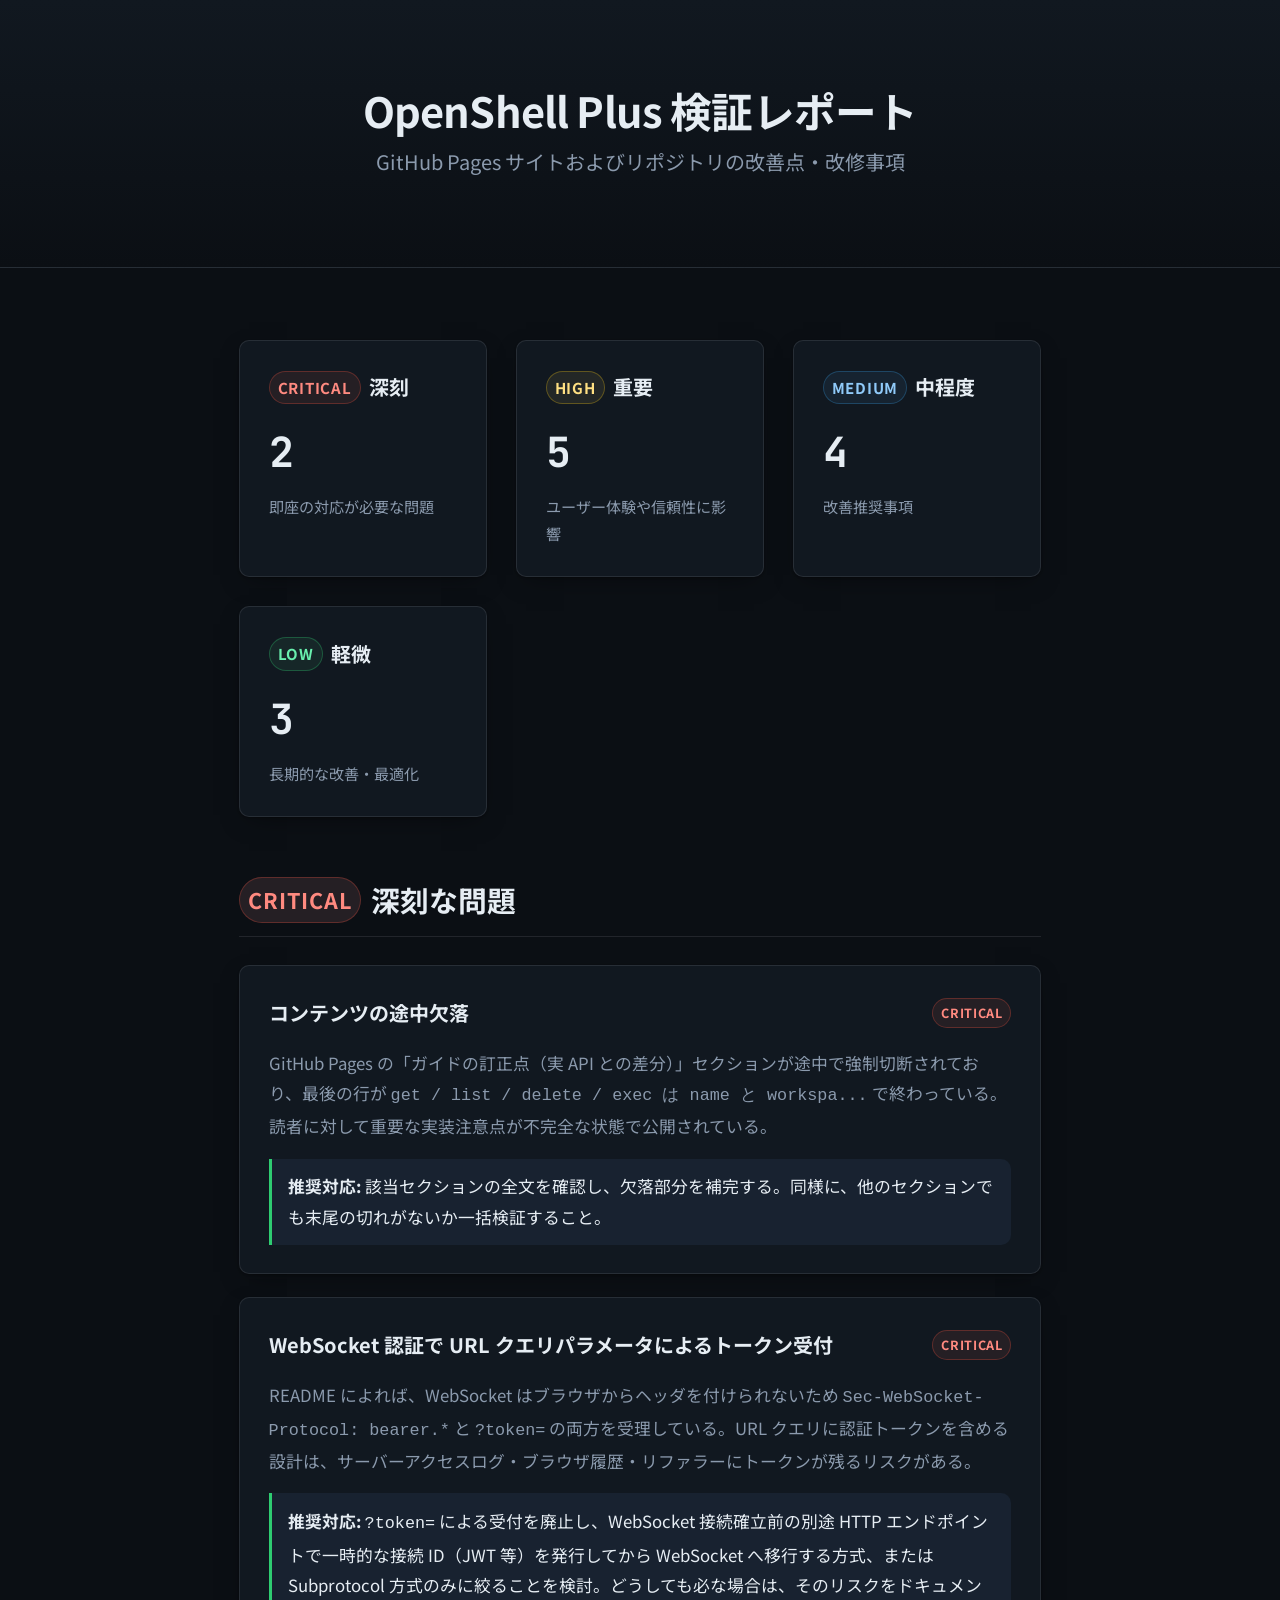
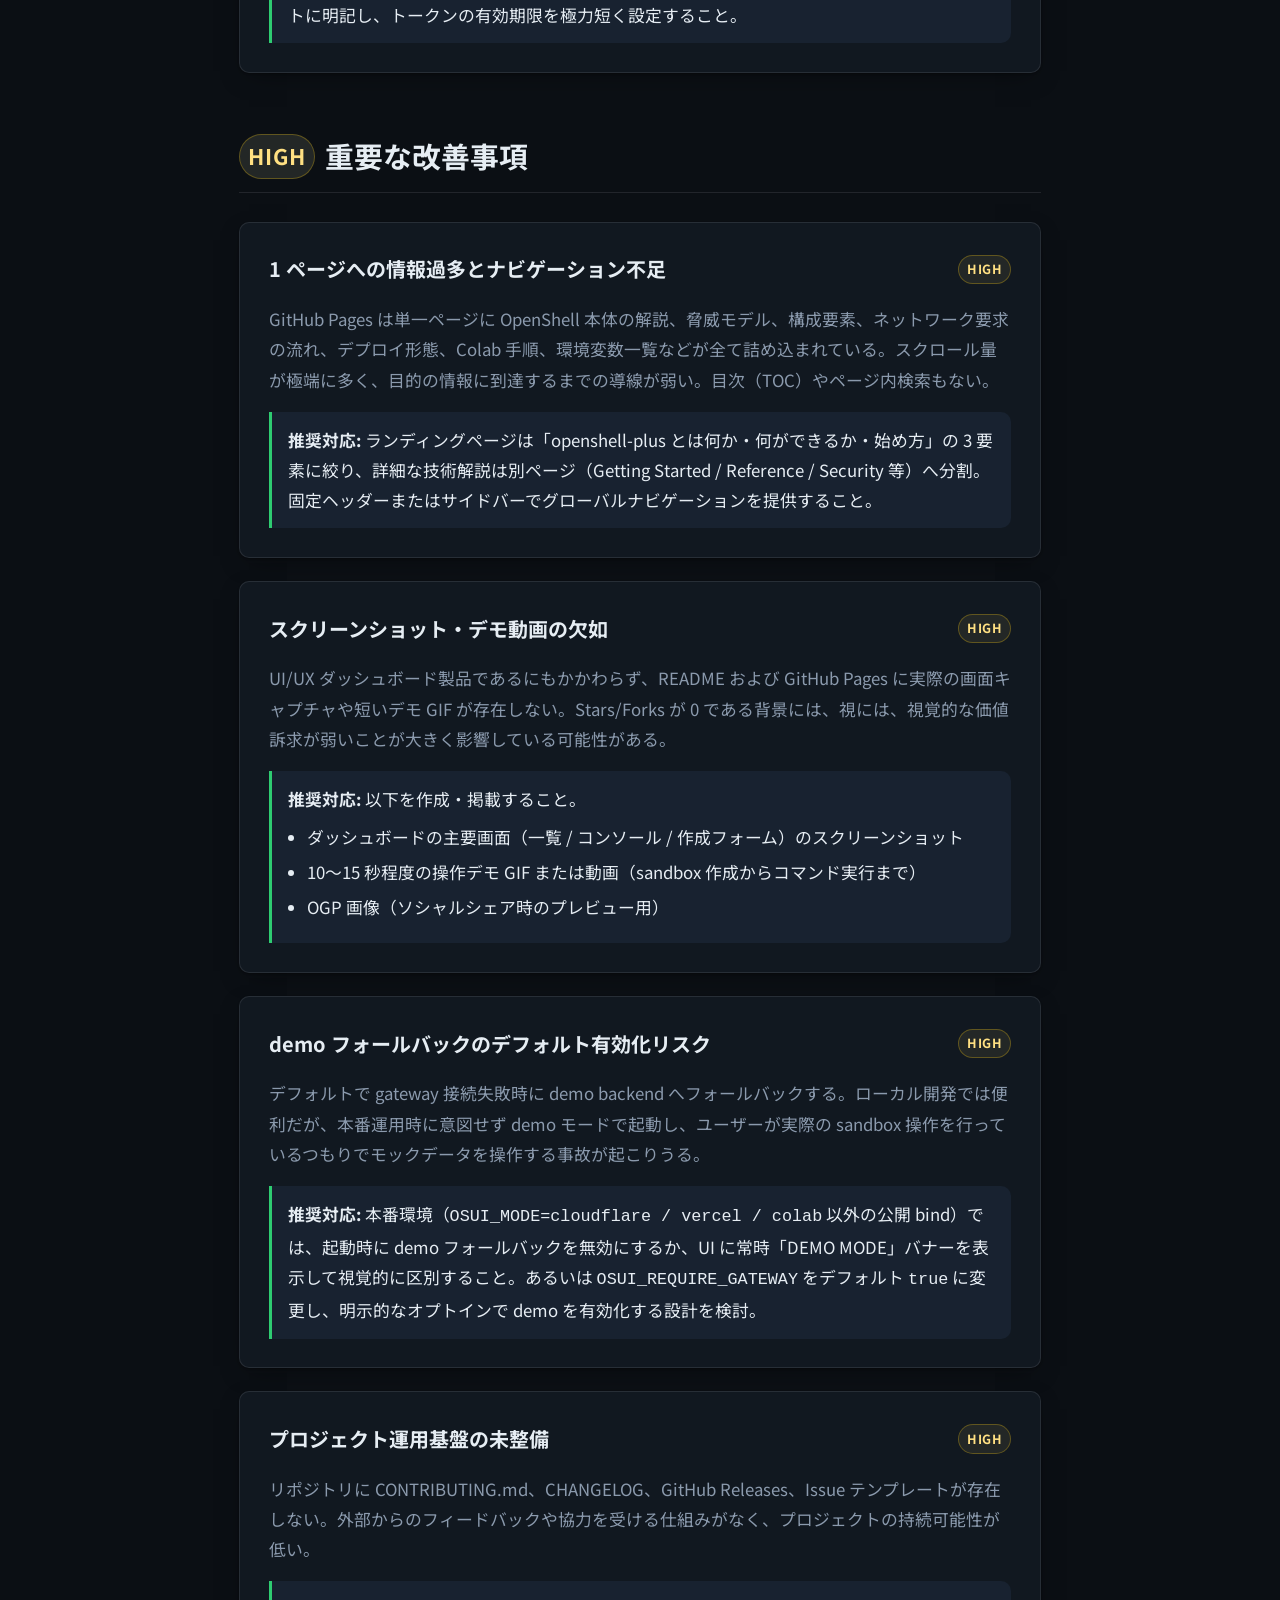
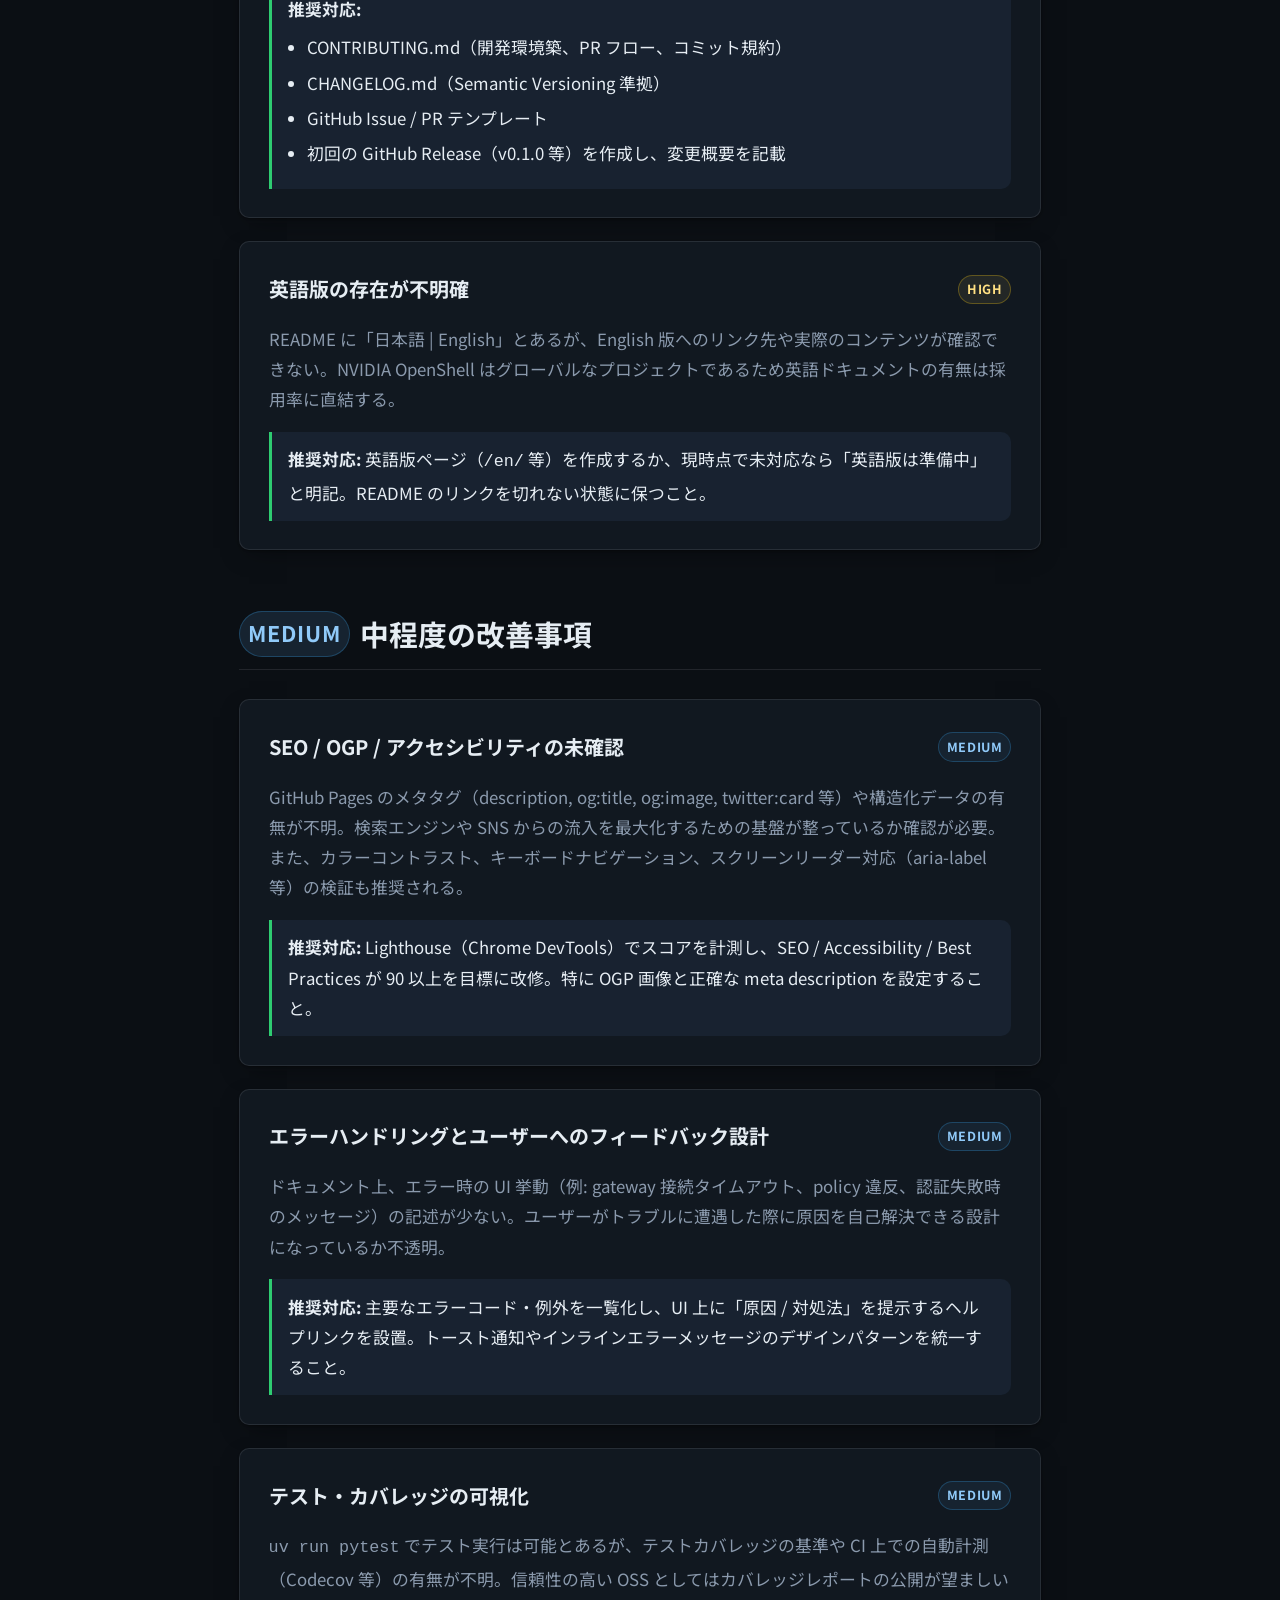
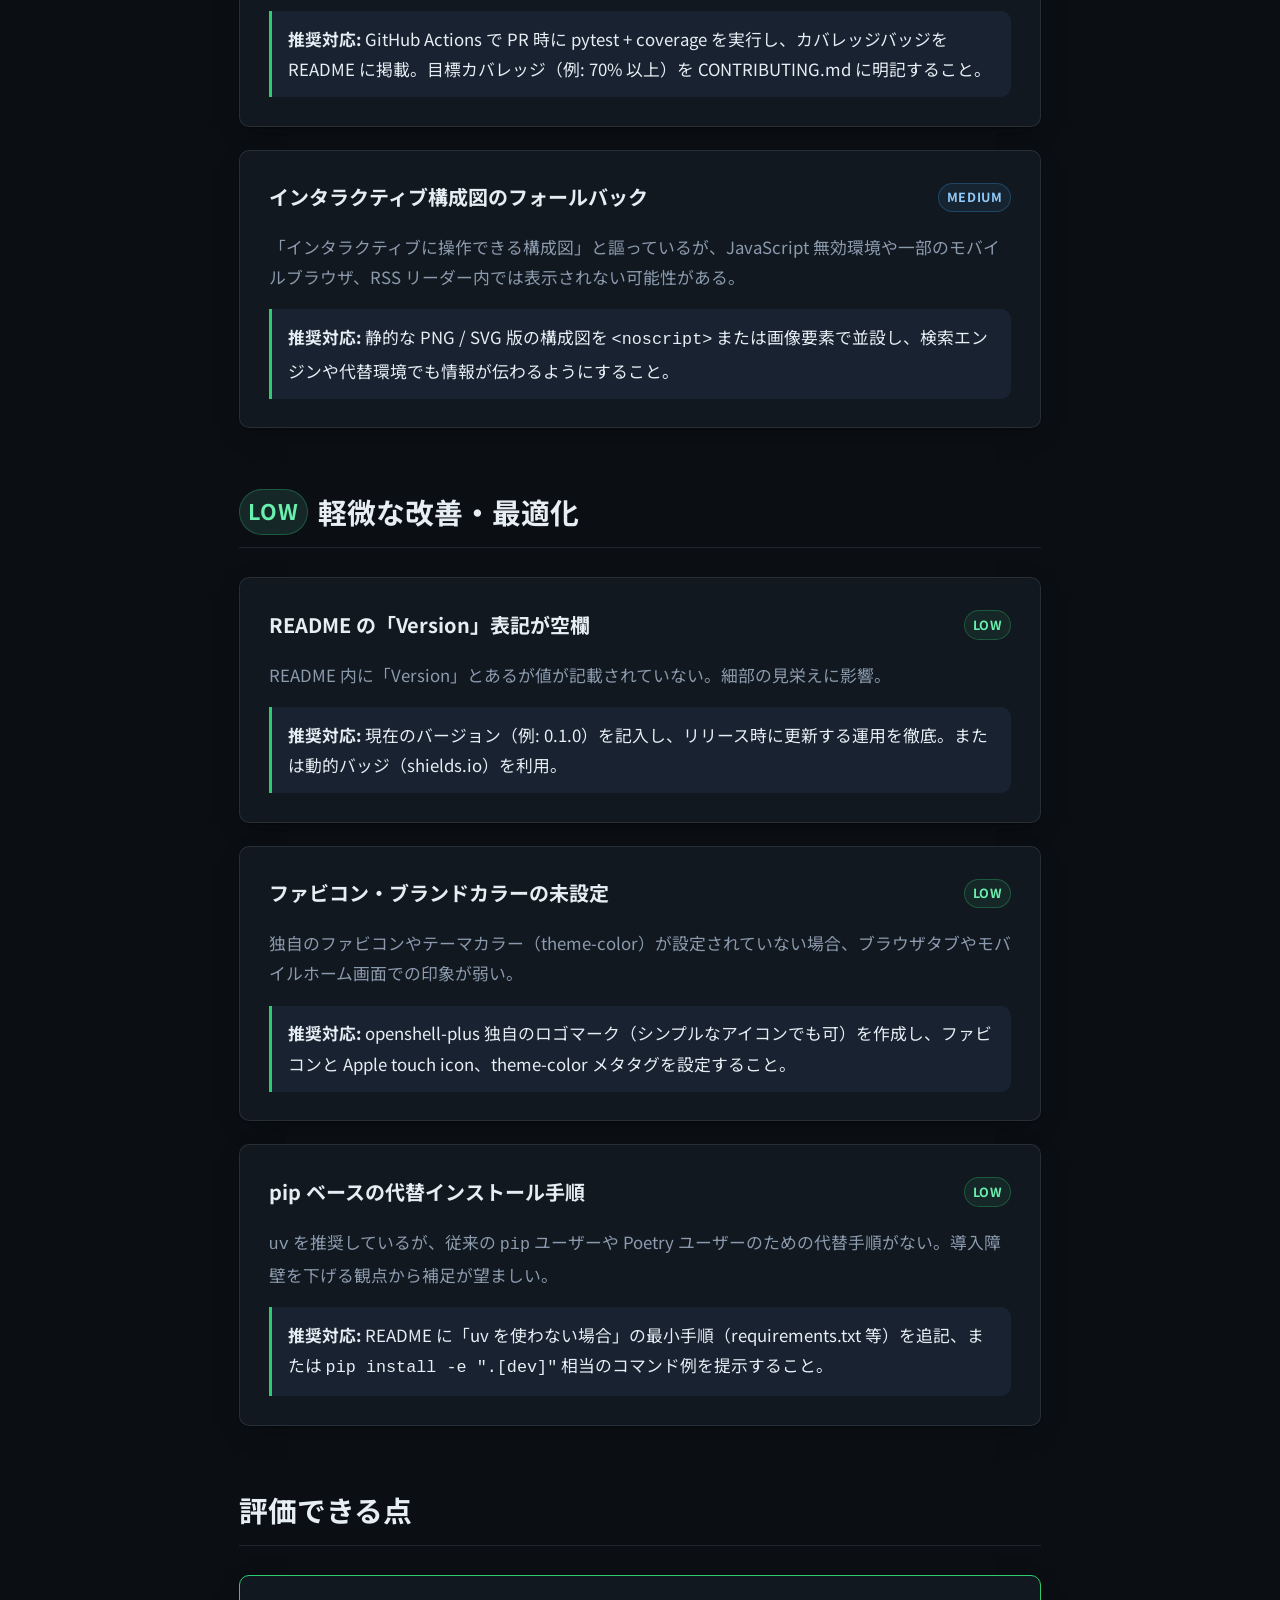
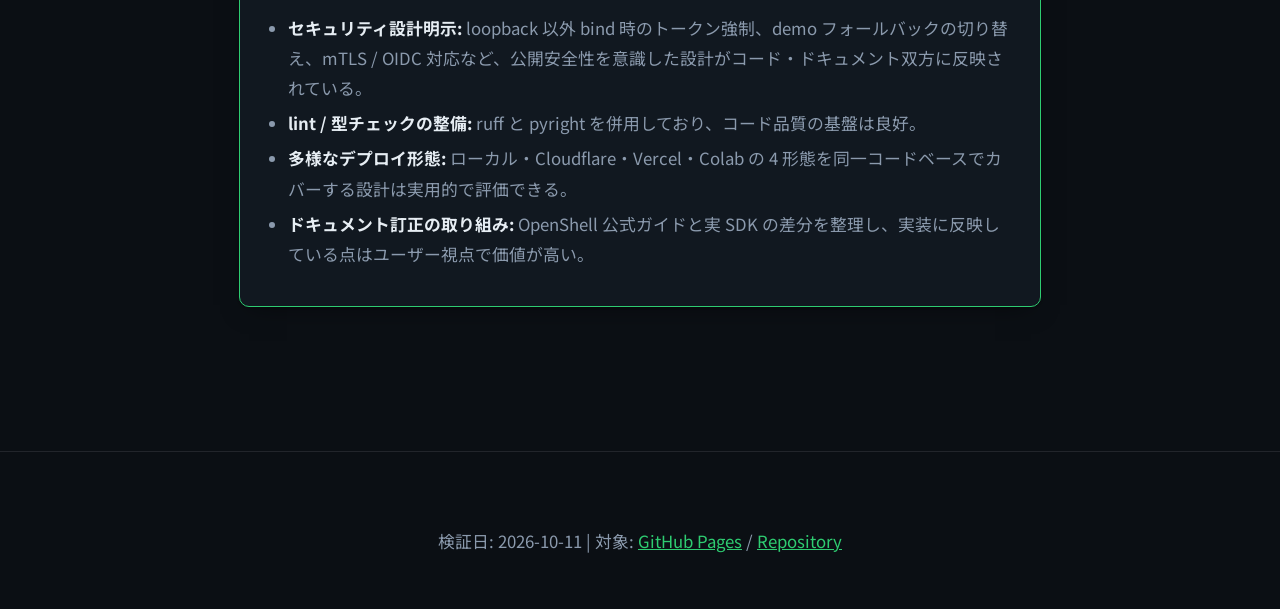
<file: openshell-plus-review.html>
<!DOCTYPE html>
<html lang="ja">
<head>
<meta charset="UTF-8">
<meta name="viewport" content="width=device-width, initial-scale=1.0">
<title>OpenShell Plus 検証レポート</title>
<link rel="preconnect" href="https://fonts.googleapis.com">
<link href="https://fonts.googleapis.com/css2?family=Noto+Sans+JP:wght@400;500;700&family=JetBrains+Mono:wght@400;700&display=swap" rel="stylesheet">
<style>
:root {
  --bg: #0b0f14;
  --surface: #111820;
  --surface-2: #182230;
  --ink: #e6edf3;
  --muted: #8b9aad;
  --accent: #2ecc71;
  --accent-weak: color-mix(in oklab, var(--accent) 10%, var(--surface));
  --warning: #f1c40f;
  --warning-weak: color-mix(in oklab, var(--warning) 10%, var(--surface));
  --danger: #e74c3c;
  --danger-weak: color-mix(in oklab, var(--danger) 10%, var(--surface));
  --info: #3498db;
  --info-weak: color-mix(in oklab, var(--info) 10%, var(--surface));
  --line: color-mix(in oklab, var(--ink) 10%, transparent);
  --radius: 10px;
  --shadow: 0 1px 2px rgba(0,0,0,0.3), 0 8px 24px -10px rgba(0,0,0,0.5);
  --step-0: clamp(0.95rem, 0.92rem + 0.2vw, 1.05rem);
  --step-1: clamp(1.1rem, 1.05rem + 0.3vw, 1.25rem);
  --step-2: clamp(1.4rem, 1.2rem + 1vw, 1.8rem);
  --step-3: clamp(1.8rem, 1.4rem + 2vw, 2.6rem);
  --space: clamp(1.2rem, 1rem + 1vw, 2rem);
}

* { box-sizing: border-box; }
html { scroll-behavior: smooth; }
body {
  margin: 0;
  font-family: "Noto Sans JP", "Hiragino Sans", "Yu Gothic", sans-serif;
  font-size: var(--step-0);
  line-height: 1.8;
  color: var(--ink);
  background: var(--bg);
}

header {
  background: linear-gradient(180deg, var(--surface) 0%, var(--bg) 100%);
  border-bottom: 1px solid var(--line);
  padding: calc(var(--space)*2) var(--space);
  text-align: center;
}
header h1 {
  font-size: var(--step-3);
  margin: 0 0 0.5rem;
  letter-spacing: -0.02em;
  line-height: 1.2;
}
header p {
  color: var(--muted);
  margin: 0;
  font-size: var(--step-1);
}

.container {
  max-width: 860px;
  margin: 0 auto;
  padding: var(--space);
}

.summary-grid {
  display: grid;
  grid-template-columns: repeat(auto-fit, minmax(200px, 1fr));
  gap: var(--space);
  margin: calc(var(--space)*1.5) 0;
}
.card {
  background: var(--surface);
  border: 1px solid var(--line);
  border-radius: var(--radius);
  padding: var(--space);
  box-shadow: var(--shadow);
}
.card h3 {
  margin: 0 0 0.6rem;
  font-size: var(--step-1);
  display: flex;
  align-items: center;
  gap: 0.5rem;
}
.card .count {
  font-family: "JetBrains Mono", monospace;
  font-size: var(--step-3);
  font-weight: 700;
  margin: 0.2rem 0;
}
.card p {
  margin: 0;
  color: var(--muted);
  font-size: 0.9em;
}

.badge {
  display: inline-block;
  padding: 0.15rem 0.5rem;
  border-radius: 999px;
  font-size: 0.75em;
  font-weight: 700;
  letter-spacing: 0.05em;
  text-transform: uppercase;
  border: 1px solid transparent;
}
.badge-critical { background: var(--danger-weak); color: #ff8a80; border-color: color-mix(in oklab, var(--danger) 30%, transparent); }
.badge-high { background: var(--warning-weak); color: #ffe082; border-color: color-mix(in oklab, var(--warning) 30%, transparent); }
.badge-medium { background: var(--info-weak); color: #90caf9; border-color: color-mix(in oklab, var(--info) 30%, transparent); }
.badge-low { background: var(--accent-weak); color: #69f0ae; border-color: color-mix(in oklab, var(--accent) 30%, transparent); }

section {
  margin: calc(var(--space)*2) 0;
}
section h2 {
  font-size: var(--step-2);
  margin: 0 0 var(--space);
  padding-bottom: 0.6rem;
  border-bottom: 1px solid var(--line);
  display: flex;
  align-items: center;
  gap: 0.6rem;
}

.issue {
  background: var(--surface);
  border: 1px solid var(--line);
  border-radius: var(--radius);
  padding: var(--space);
  margin: calc(var(--space)*0.8) 0;
  box-shadow: var(--shadow);
}
.issue-header {
  display: flex;
  flex-wrap: wrap;
  align-items: center;
  gap: 0.6rem;
  margin-bottom: 0.6rem;
}
.issue-title {
  font-size: var(--step-1);
  font-weight: 700;
  margin: 0;
  flex: 1 1 auto;
}
.issue-body {
  color: var(--muted);
}
.issue-body strong {
  color: var(--ink);
}
.issue-body ul {
  margin: 0.5rem 0;
  padding-left: 1.2rem;
}
.issue-body li {
  margin: 0.3rem 0;
}

.recommendation {
  background: var(--surface-2);
  border-left: 3px solid var(--accent);
  padding: 0.8rem 1rem;
  border-radius: 0 var(--radius) var(--radius) 0;
  margin-top: 0.8rem;
  color: var(--ink);
}

a { color: var(--accent); }
a:focus-visible { outline: 2px solid var(--accent); outline-offset: 2px; border-radius: 2px; }

@media (prefers-reduced-motion: reduce) {
  html { scroll-behavior: auto; }
}

@media print {
  body { background: #fff; color: #000; }
  .no-print { display: none; }
  .card, .issue, .toc { background: #f5f5f5; border-color: #ccc; }
}
@page { size: A4; margin: 16mm; }
</style>
</head>
<body>

<header>
  <div class="container">
    <h1>OpenShell Plus 検証レポート</h1>
    <p>GitHub Pages サイトおよびリポジトリの改善点・改修事項</p>
  </div>
</header>

<main class="container">

<div class="summary-grid">
  <div class="card">
    <h3><span class="badge badge-critical">Critical</span> 深刻</h3>
    <div class="count">2</div>
    <p>即座の対応が必要な問題</p>
  </div>
  <div class="card">
    <h3><span class="badge badge-high">High</span> 重要</h3>
    <div class="count">5</div>
    <p>ユーザー体験や信頼性に影響</p>
  </div>
  <div class="card">
    <h3><span class="badge badge-medium">Medium</span> 中程度</h3>
    <div class="count">4</div>
    <p>改善推奨事項</p>
  </div>
  <div class="card">
    <h3><span class="badge badge-low">Low</span> 軽微</h3>
    <div class="count">3</div>
    <p>長期的な改善・最適化</p>
  </div>
</div>

<section id="critical">
  <h2><span class="badge badge-critical">Critical</span> 深刻な問題</h2>

  <article class="issue">
    <div class="issue-header">
      <h3 class="issue-title">コンテンツの途中欠落</h3>
      <span class="badge badge-critical">Critical</span>
    </div>
    <div class="issue-body">
      <p>GitHub Pages の「ガイドの訂正点（実 API との差分）」セクションが途中で強制切断されており、最後の行が <code>get / list / delete / exec は name と workspa...</code> で終わっている。読者に対して重要な実装注意点が不完全な状態で公開されている。</p>
      <div class="recommendation">
        <strong>推奨対応:</strong> 該当セクションの全文を確認し、欠落部分を補完する。同様に、他のセクションでも末尾の切れがないか一括検証すること。
      </div>
    </div>
  </article>

  <article class="issue">
    <div class="issue-header">
      <h3 class="issue-title">WebSocket 認証で URL クエリパラメータによるトークン受付</h3>
      <span class="badge badge-critical">Critical</span>
    </div>
    <div class="issue-body">
      <p>README によれば、WebSocket はブラウザからヘッダを付けられないため <code>Sec-WebSocket-Protocol: bearer.*</code> と <code>?token=</code> の両方を受理している。URL クエリに認証トークンを含める設計は、サーバーアクセスログ・ブラウザ履歴・リファラーにトークンが残るリスクがある。</p>
      <div class="recommendation">
        <strong>推奨対応:</strong> <code>?token=</code> による受付を廃止し、WebSocket 接続確立前の別途 HTTP エンドポイントで一時的な接続 ID（JWT 等）を発行してから WebSocket へ移行する方式、または Subprotocol 方式のみに絞ることを検討。どうしても必な場合は、そのリスクをドキュメントに明記し、トークンの有効期限を極力短く設定すること。
      </div>
    </div>
  </article>
</section>

<section id="high">
  <h2><span class="badge badge-high">High</span> 重要な改善事項</h2>

  <article class="issue">
    <div class="issue-header">
      <h3 class="issue-title">1 ページへの情報過多とナビゲーション不足</h3>
      <span class="badge badge-high">High</span>
    </div>
    <div class="issue-body">
      <p>GitHub Pages は単一ページに OpenShell 本体の解説、脅威モデル、構成要素、ネットワーク要求の流れ、デプロイ形態、Colab 手順、環境変数一覧などが全て詰め込まれている。スクロール量が極端に多く、目的の情報に到達するまでの導線が弱い。目次（TOC）やページ内検索もない。</p>
      <div class="recommendation">
        <strong>推奨対応:</strong> ランディングページは「openshell-plus とは何か・何ができるか・始め方」の 3 要素に絞り、詳細な技術解説は別ページ（Getting Started / Reference / Security 等）へ分割。固定ヘッダーまたはサイドバーでグローバルナビゲーションを提供すること。
      </div>
    </div>
  </article>

  <article class="issue">
    <div class="issue-header">
      <h3 class="issue-title">スクリーンショット・デモ動画の欠如</h3>
      <span class="badge badge-high">High</span>
    </div>
    <div class="issue-body">
      <p>UI/UX ダッシュボード製品であるにもかかわらず、README および GitHub Pages に実際の画面キャプチャや短いデモ GIF が存在しない。Stars/Forks が 0 である背景には、視には、視覚的な価値訴求が弱いことが大きく影響している可能性がある。</p>
      <div class="recommendation">
        <strong>推奨対応:</strong> 以下を作成・掲載すること。
        <ul>
          <li>ダッシュボードの主要画面（一覧 / コンソール / 作成フォーム）のスクリーンショット</li>
          <li>10〜15 秒程度の操作デモ GIF または動画（sandbox 作成からコマンド実行まで）</li>
          <li>OGP 画像（ソシャルシェア時のプレビュー用）</li>
        </ul>
      </div>
    </div>
  </article>

  <article class="issue">
    <div class="issue-header">
      <h3 class="issue-title">demo フォールバックのデフォルト有効化リスク</h3>
      <span class="badge badge-high">High</span>
    </div>
    <div class="issue-body">
      <p>デフォルトで gateway 接続失敗時に demo backend へフォールバックする。ローカル開発では便利だが、本番運用時に意図せず demo モードで起動し、ユーザーが実際の sandbox 操作を行っているつもりでモックデータを操作する事故が起こりうる。</p>
      <div class="recommendation">
        <strong>推奨対応:</strong> 本番環境（<code>OSUI_MODE=cloudflare / vercel / colab</code> 以外の公開 bind）では、起動時に demo フォールバックを無効にするか、UI に常時「DEMO MODE」バナーを表示して視覚的に区別すること。あるいは <code>OSUI_REQUIRE_GATEWAY</code> をデフォルト <code>true</code> に変更し、明示的なオプトインで demo を有効化する設計を検討。
      </div>
    </div>
  </article>

  <article class="issue">
    <div class="issue-header">
      <h3 class="issue-title">プロジェクト運用基盤の未整備</h3>
      <span class="badge badge-high">High</span>
    </div>
    <div class="issue-body">
      <p>リポジトリに CONTRIBUTING.md、CHANGELOG、GitHub Releases、Issue テンプレートが存在しない。外部からのフィードバックや協力を受ける仕組みがなく、プロジェクトの持続可能性が低い。</p>
      <div class="recommendation">
        <strong>推奨対応:</strong>
        <ul>
          <li>CONTRIBUTING.md（開発環境築、PR フロー、コミット規約）</li>
          <li>CHANGELOG.md（Semantic Versioning 準拠）</li>
          <li>GitHub Issue / PR テンプレート</li>
          <li>初回の GitHub Release（v0.1.0 等）を作成し、変更概要を記載</li>
        </ul>
      </div>
    </div>
  </article>

  <article class="issue">
    <div class="issue-header">
      <h3 class="issue-title">英語版の存在が不明確</h3>
      <span class="badge badge-high">High</span>
    </div>
    <div class="issue-body">
      <p>README に「日本語 | English」とあるが、English 版へのリンク先や実際のコンテンツが確認できない。NVIDIA OpenShell はグローバルなプロジェクトであるため英語ドキュメントの有無は採用率に直結する。</p>
      <div class="recommendation">
        <strong>推奨対応:</strong> 英語版ページ（<code>/en/</code> 等）を作成するか、現時点で未対応なら「英語版は準備中」と明記。README のリンクを切れない状態に保つこと。
      </div>
    </div>
  </article>
</section>

<section id="medium">
  <h2><span class="badge badge-medium">Medium</span> 中程度の改善事項</h2>

  <article class="issue">
    <div class="issue-header">
      <h3 class="issue-title">SEO / OGP / アクセシビリティの未確認</h3>
      <span class="badge badge-medium">Medium</span>
    </div>
    <div class="issue-body">
      <p>GitHub Pages のメタタグ（description, og:title, og:image, twitter:card 等）や構造化データの有無が不明。検索エンジンや SNS からの流入を最大化するための基盤が整っているか確認が必要。また、カラーコントラスト、キーボードナビゲーション、スクリーンリーダー対応（aria-label 等）の検証も推奨される。</p>
      <div class="recommendation">
        <strong>推奨対応:</strong> Lighthouse（Chrome DevTools）でスコアを計測し、SEO / Accessibility / Best Practices が 90 以上を目標に改修。特に OGP 画像と正確な meta description を設定すること。
      </div>
    </div>
  </article>

  <article class="issue">
    <div class="issue-header">
      <h3 class="issue-title">エラーハンドリングとユーザーへのフィードバック設計</h3>
      <span class="badge badge-medium">Medium</span>
    </div>
    <div class="issue-body">
      <p>ドキュメント上、エラー時の UI 挙動（例: gateway 接続タイムアウト、policy 違反、認証失敗時のメッセージ）の記述が少ない。ユーザーがトラブルに遭遇した際に原因を自己解決できる設計になっているか不透明。</p>
      <div class="recommendation">
        <strong>推奨対応:</strong> 主要なエラーコード・例外を一覧化し、UI 上に「原因 / 対処法」を提示するヘルプリンクを設置。トースト通知やインラインエラーメッセージのデザインパターンを統一すること。
      </div>
    </div>
  </article>

  <article class="issue">
    <div class="issue-header">
      <h3 class="issue-title">テスト・カバレッジの可視化</h3>
      <span class="badge badge-medium">Medium</span>
    </div>
    <div class="issue-body">
      <p><code>uv run pytest</code> でテスト実行は可能とあるが、テストカバレッジの基準や CI 上での自動計測（Codecov 等）の有無が不明。信頼性の高い OSS としてはカバレッジレポートの公開が望ましい</p>
      <div class="recommendation">
        <strong>推奨対応:</strong> GitHub Actions で PR 時に pytest + coverage を実行し、カバレッジバッジを README に掲載。目標カバレッジ（例: 70% 以上）を CONTRIBUTING.md に明記すること。
      </div>
    </div>
  </article>

  <article class="issue">
    <div class="issue-header">
      <h3 class="issue-title">インタラクティブ構成図のフォールバック</h3>
      <span class="badge badge-medium">Medium</span>
    </div>
    <div class="issue-body">
      <p>「インタラクティブに操作できる構成図」と謳っているが、JavaScript 無効環境や一部のモバイルブラウザ、RSS リーダー内では表示されない可能性がある。</p>
      <div class="recommendation">
        <strong>推奨対応:</strong> 静的な PNG / SVG 版の構成図を <code>&lt;noscript&gt;</code> または画像要素で並設し、検索エンジンや代替環境でも情報が伝わるようにすること。
      </div>
    </div>
  </article>
</section>

<section id="low">
  <h2><span class="badge badge-low">Low</span> 軽微な改善・最適化</h2>

  <article class="issue">
    <div class="issue-header">
      <h3 class="issue-title">README の「Version」表記が空欄</h3>
      <span class="badge badge-low">Low</span>
    </div>
    <div class="issue-body">
      <p>README 内に「Version」とあるが値が記載されていない。細部の見栄えに影響。</p>
      <div class="recommendation">
        <strong>推奨対応:</strong> 現在のバージョン（例: 0.1.0）を記入し、リリース時に更新する運用を徹底。または動的バッジ（shields.io）を利用。
      </div>
    </div>
  </article>

  <article class="issue">
    <div class="issue-header">
      <h3 class="issue-title">ファビコン・ブランドカラーの未設定</h3>
      <span class="badge badge-low">Low</span>
    </div>
    <div class="issue-body">
      <p>独自のファビコンやテーマカラー（theme-color）が設定されていない場合、ブラウザタブやモバイルホーム画面での印象が弱い。</p>
      <div class="recommendation">
        <strong>推奨対応:</strong> openshell-plus 独自のロゴマーク（シンプルなアイコンでも可）を作成し、ファビコンと Apple touch icon、theme-color メタタグを設定すること。
      </div>
    </div>
  </article>

  <article class="issue">
    <div class="issue-header">
      <h3 class="issue-title">pip ベースの代替インストール手順</h3>
      <span class="badge badge-low">Low</span>
    </div>
    <div class="issue-body">
      <p><code>uv</code> を推奨しているが、従来の <code>pip</code> ユーザーや Poetry ユーザーのための代替手順がない。導入障壁を下げる観点から補足が望ましい。</p>
      <div class="recommendation">
        <strong>推奨対応:</strong> README に「uv を使わない場合」の最小手順（requirements.txt 等）を追記、または <code>pip install -e ".[dev]"</code> 相当のコマンド例を提示すること。
      </div>
    </div>
  </article>
</section>

<section id="positive">
  <h2>評価できる点</h2>
  <div class="issue" style="border-color: var(--accent);">
    <div class="issue-body">
      <ul>
        <li><strong>セキュリティ設計明示:</strong> loopback 以外 bind 時のトークン強制、demo フォールバックの切り替え、mTLS / OIDC 対応など、公開安全性を意識した設計がコード・ドキュメント双方に反映されている。</li>
        <li><strong>lint / 型チェックの整備:</strong> ruff と pyright を併用しており、コード品質の基盤は良好。</li>
        <li><strong>多様なデプロイ形態:</strong> ローカル・Cloudflare・Vercel・Colab の 4 形態を同一コードベースでカバーする設計は実用的で評価できる。</li>
        <li><strong>ドキュメント訂正の取り組み:</strong> OpenShell 公式ガイドと実 SDK の差分を整理し、実装に反映している点はユーザー視点で価値が高い。</li>
      </ul>
    </div>
  </div>
</section>

</main>

<footer style="text-align:center; padding: calc(var(--space)*2) var(--space); color: var(--muted); border-top: 1px solid var(--line); margin-top: calc(var(--space)*2);">
  <p>検証日: 2026-10-11 | 対象: <a href="https://watanabe3tipapa.github.io/openshell-plus/">GitHub Pages</a> / <a href="https://github.com/watanabe3tipapa/openshell-plus">Repository</a></p>
</footer>

</body>
</html>
</file>
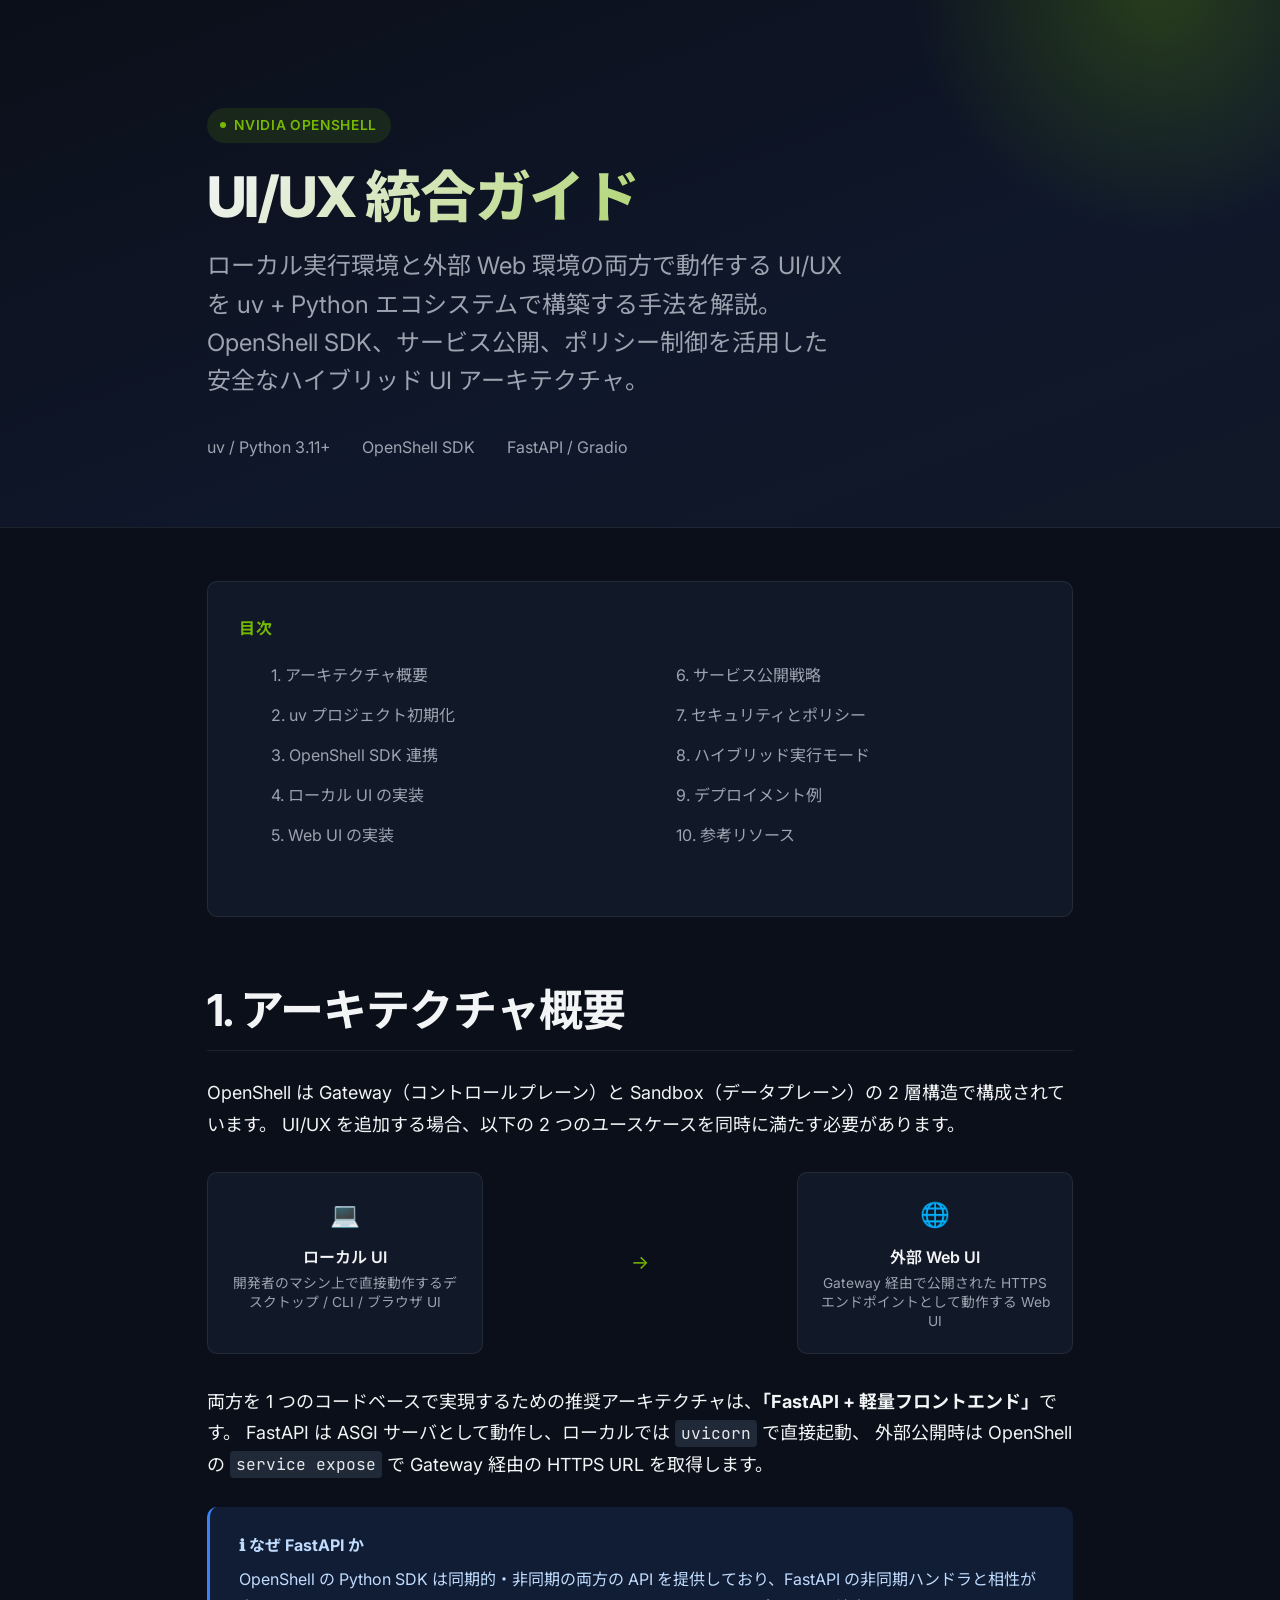
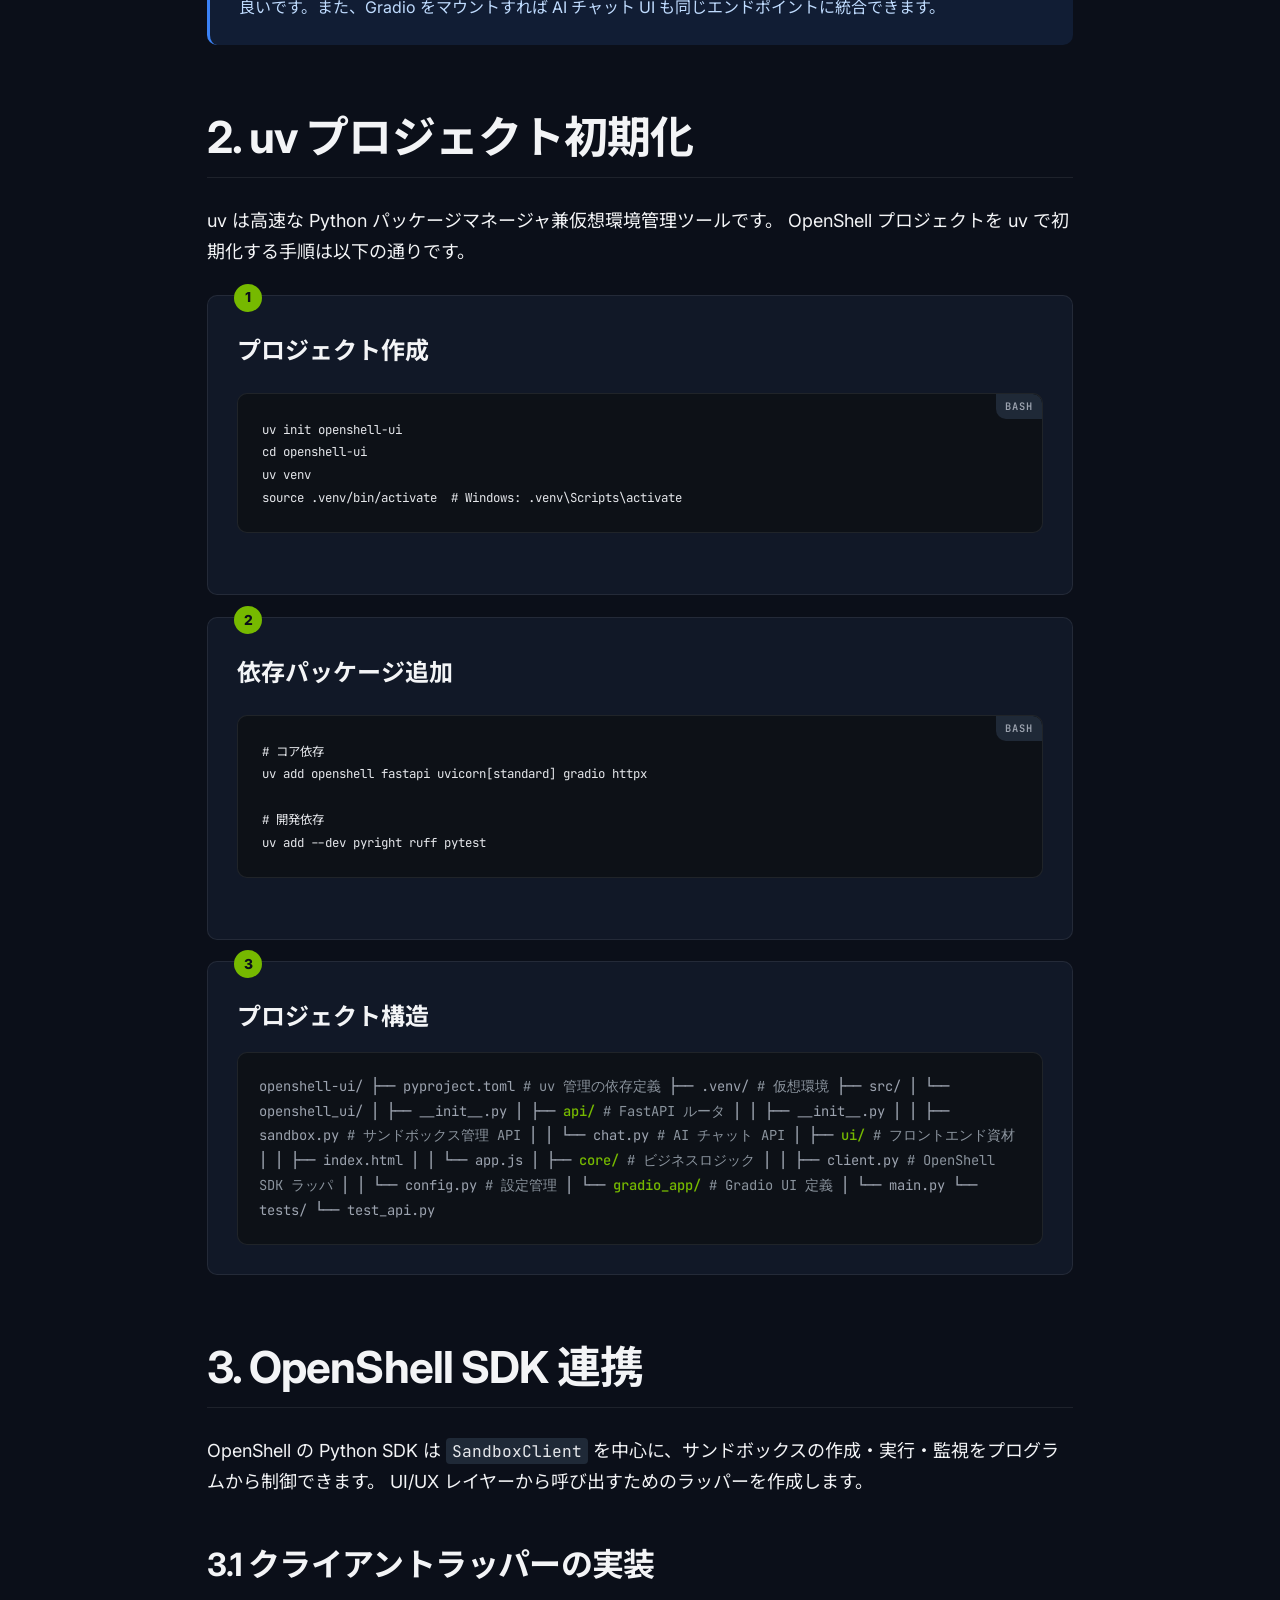
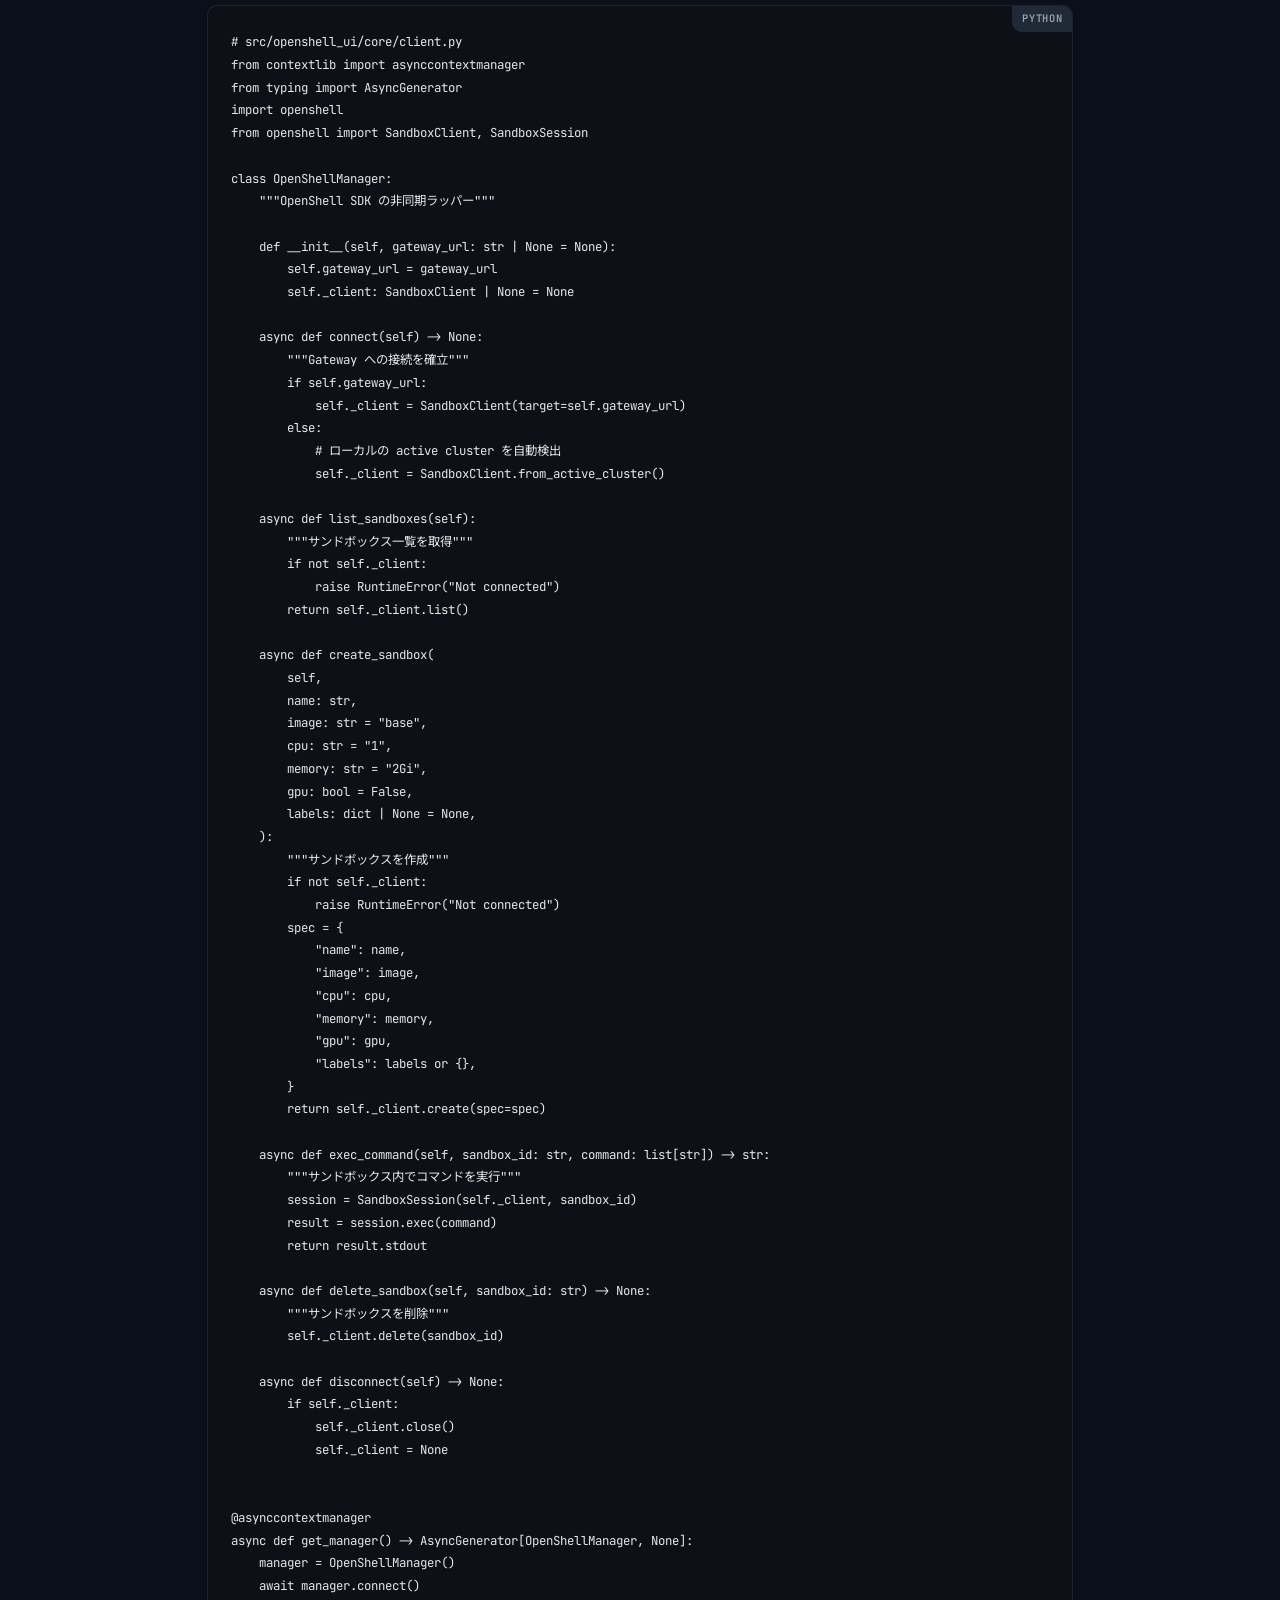
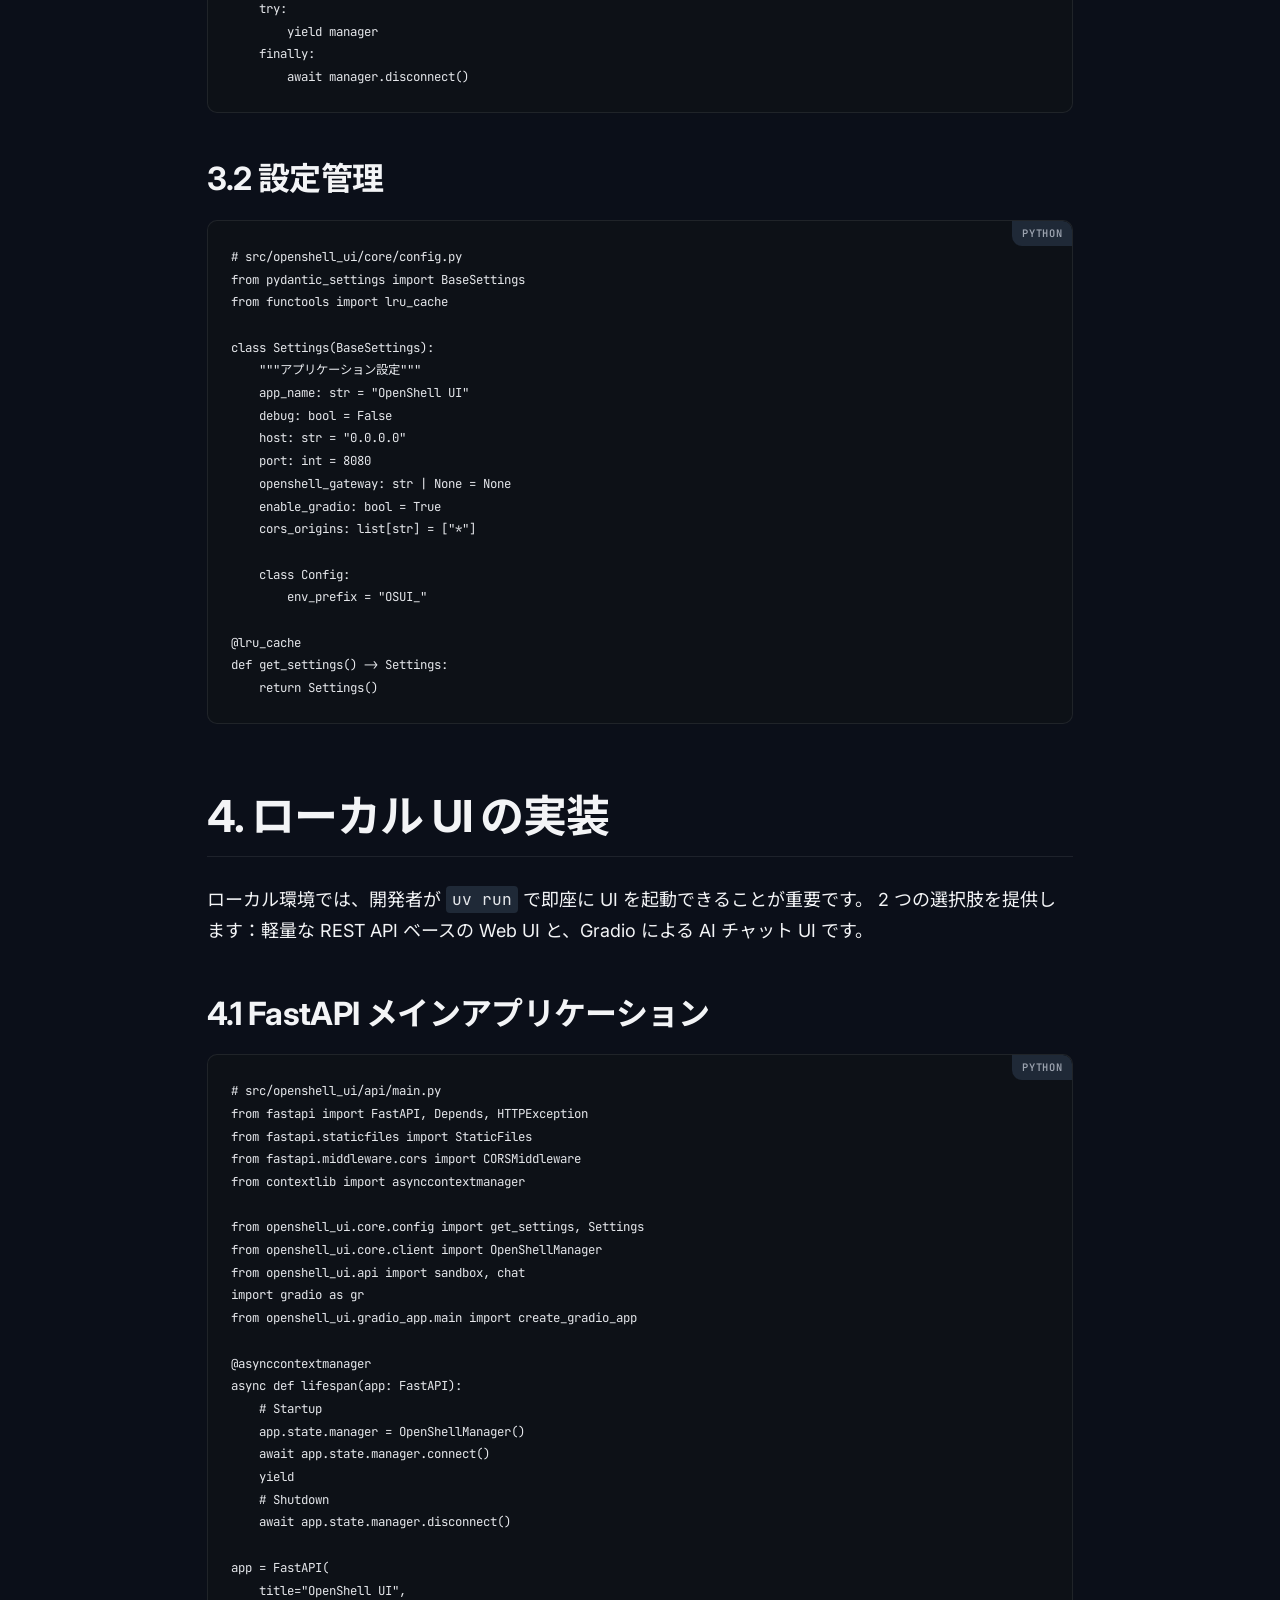
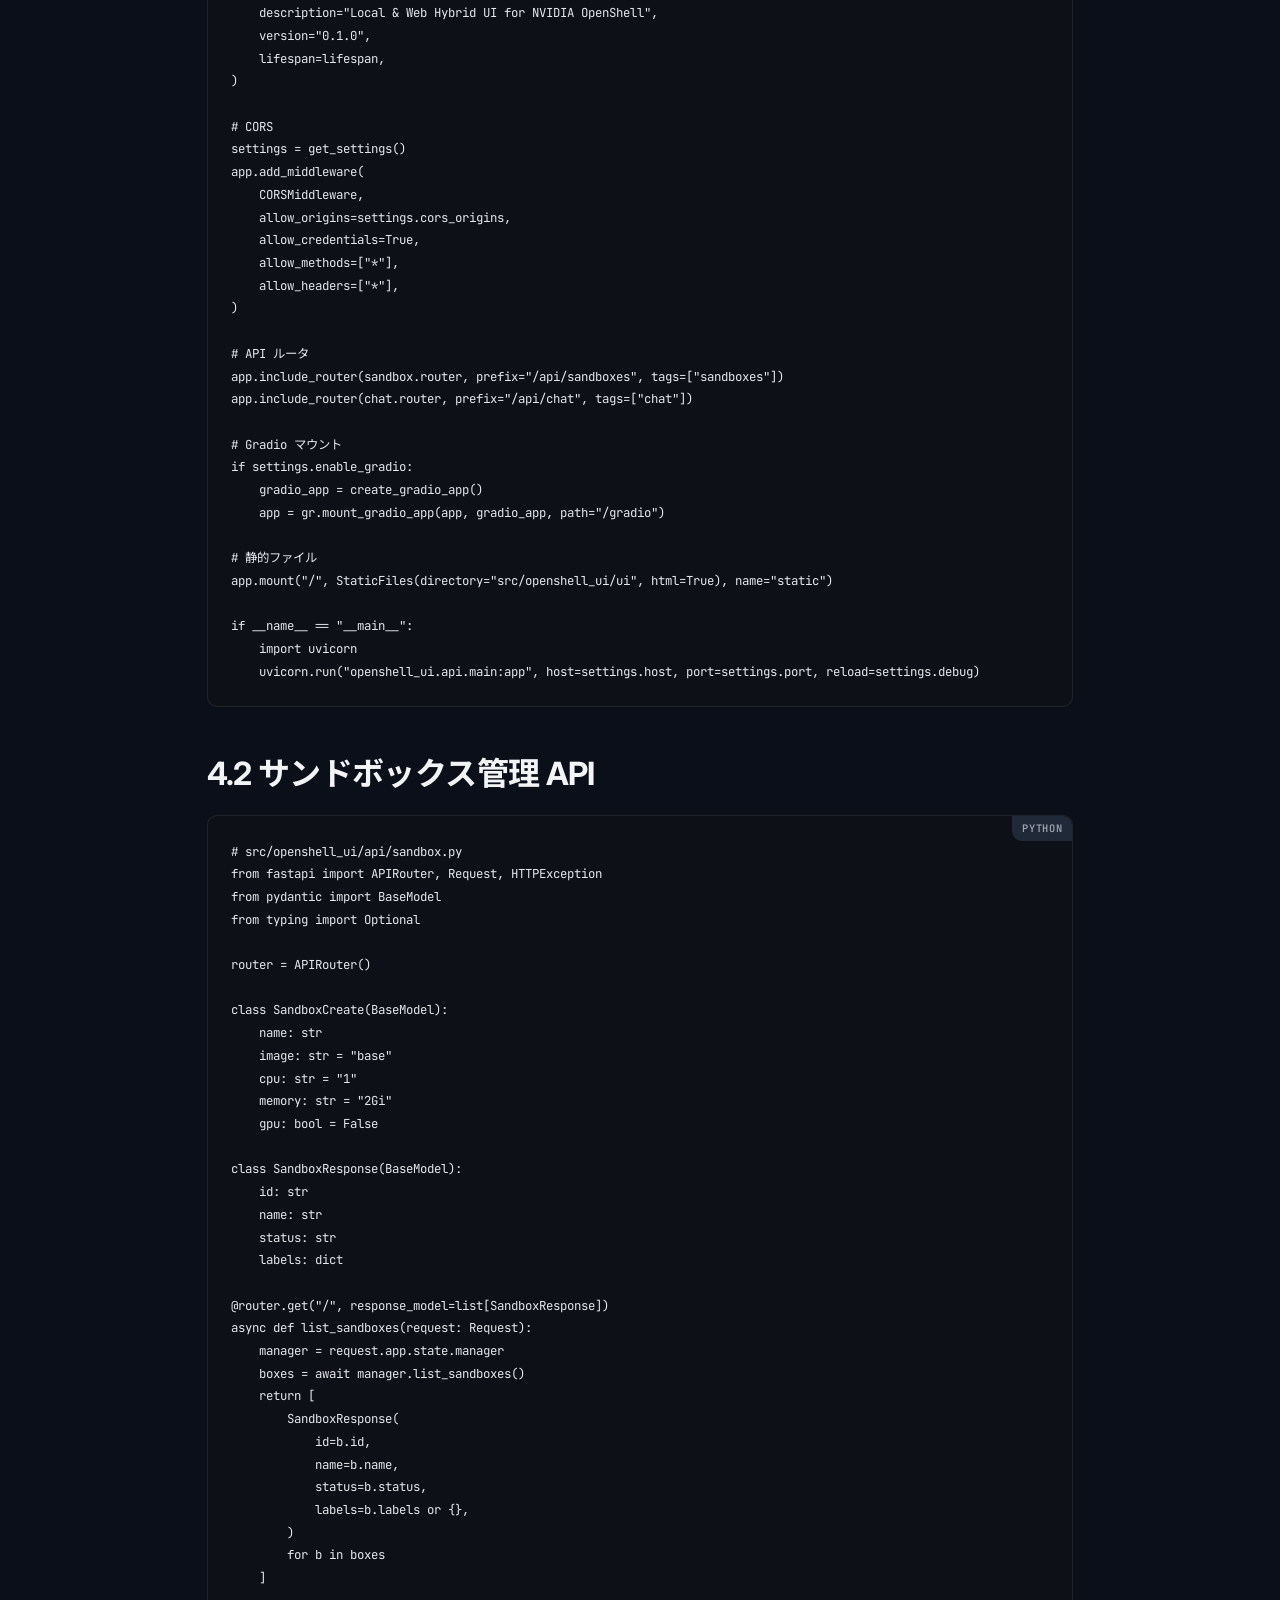
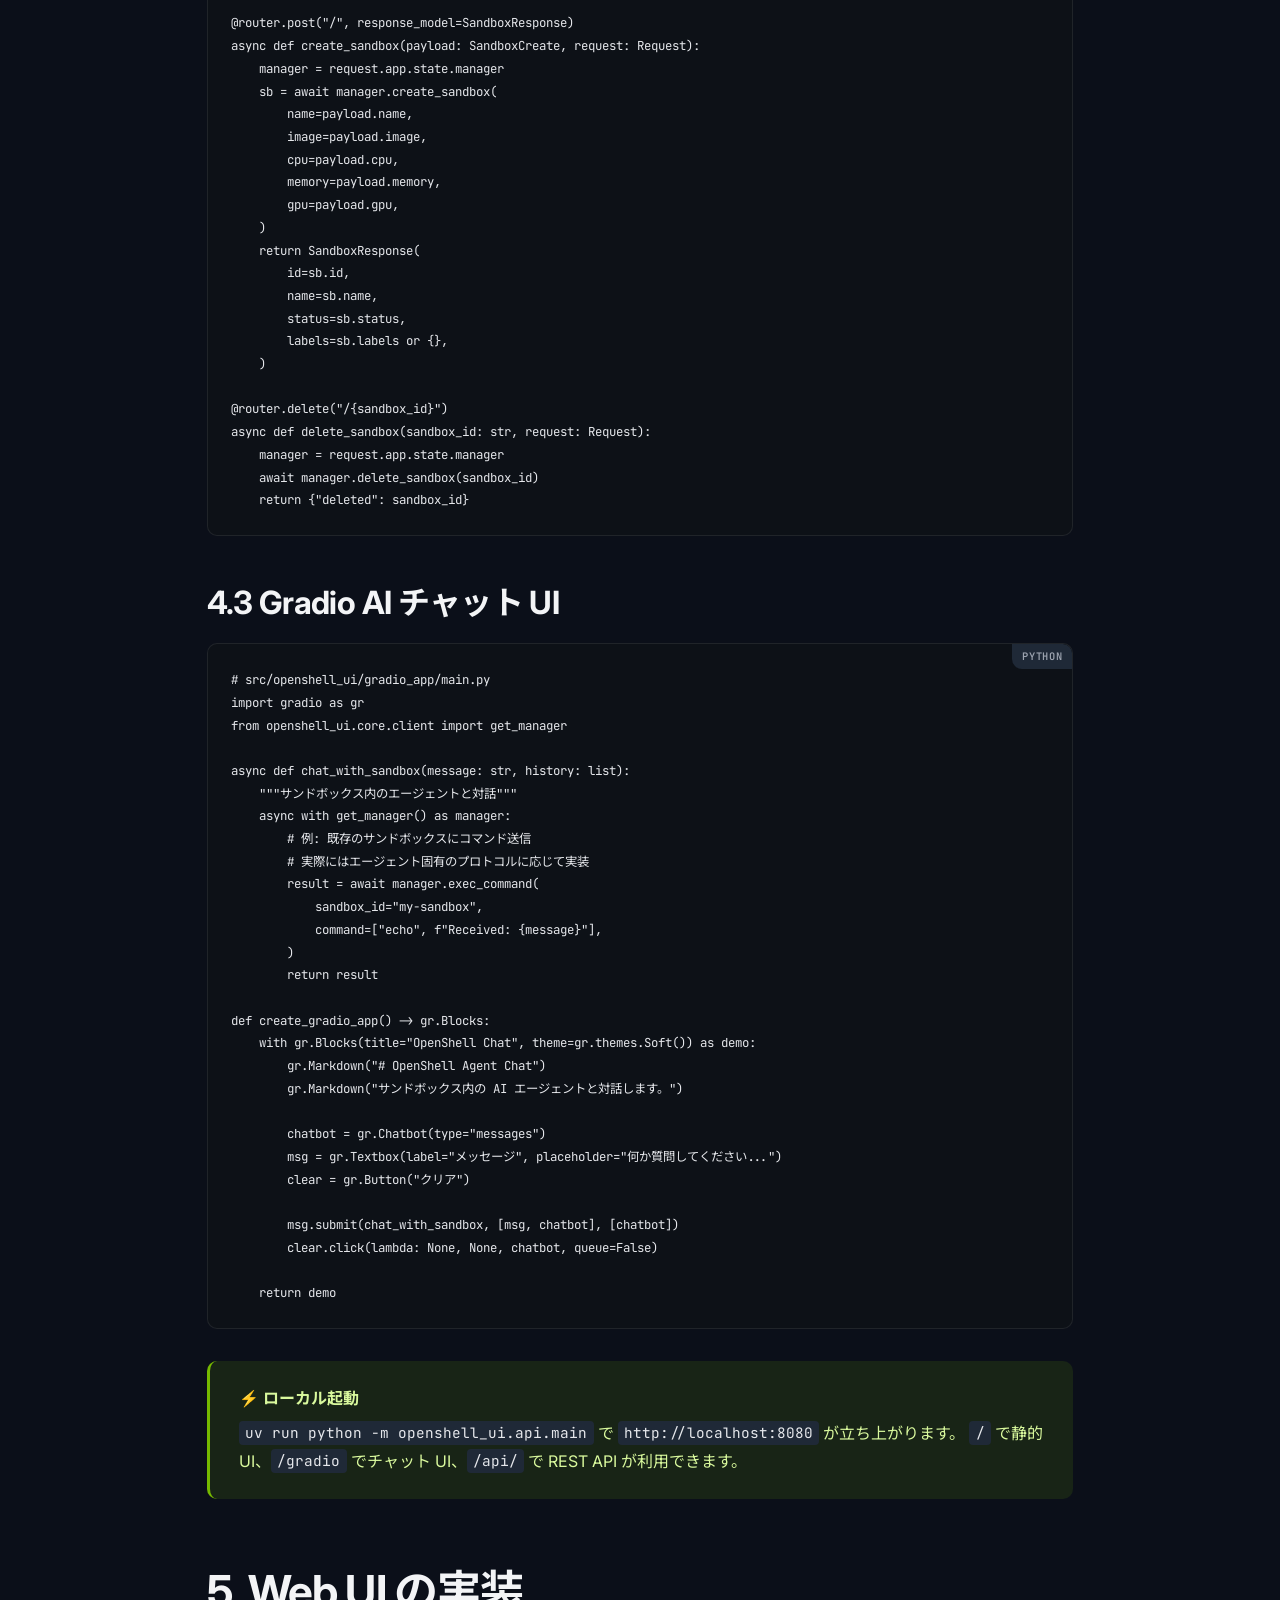
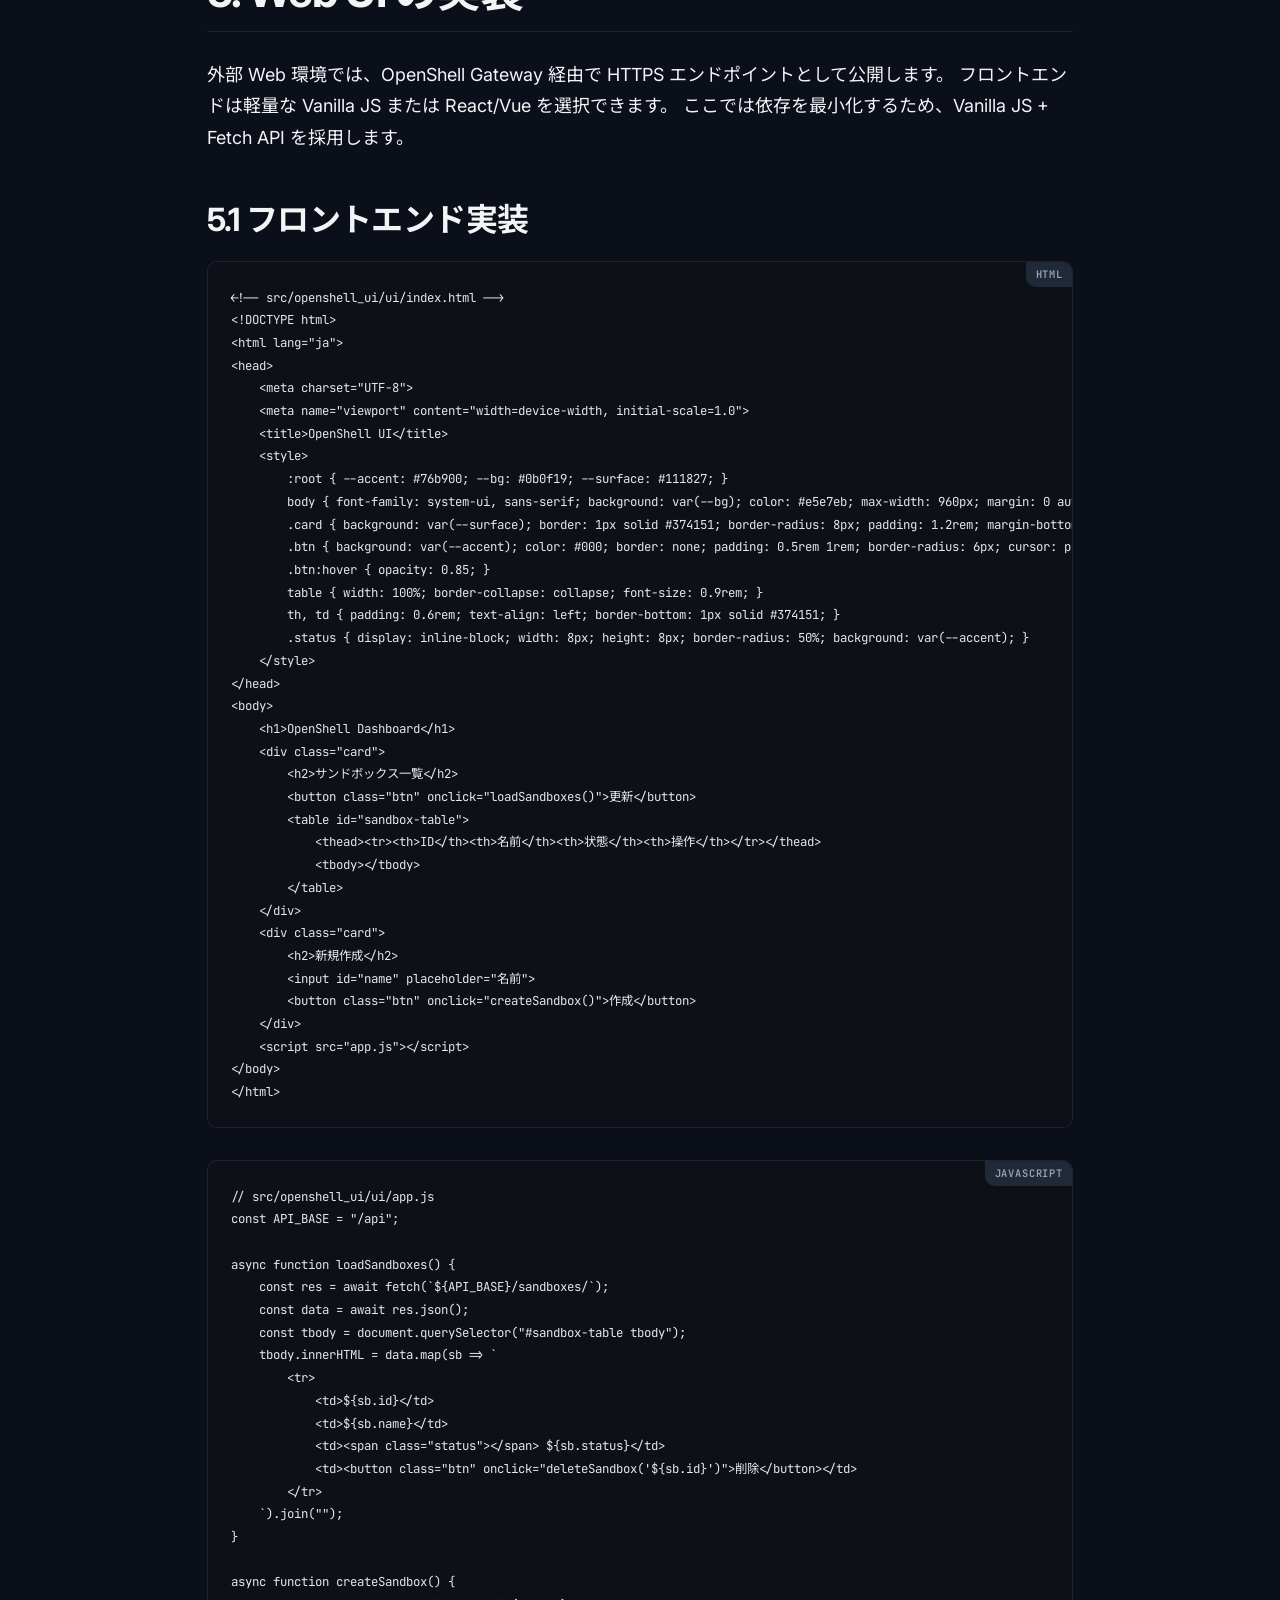
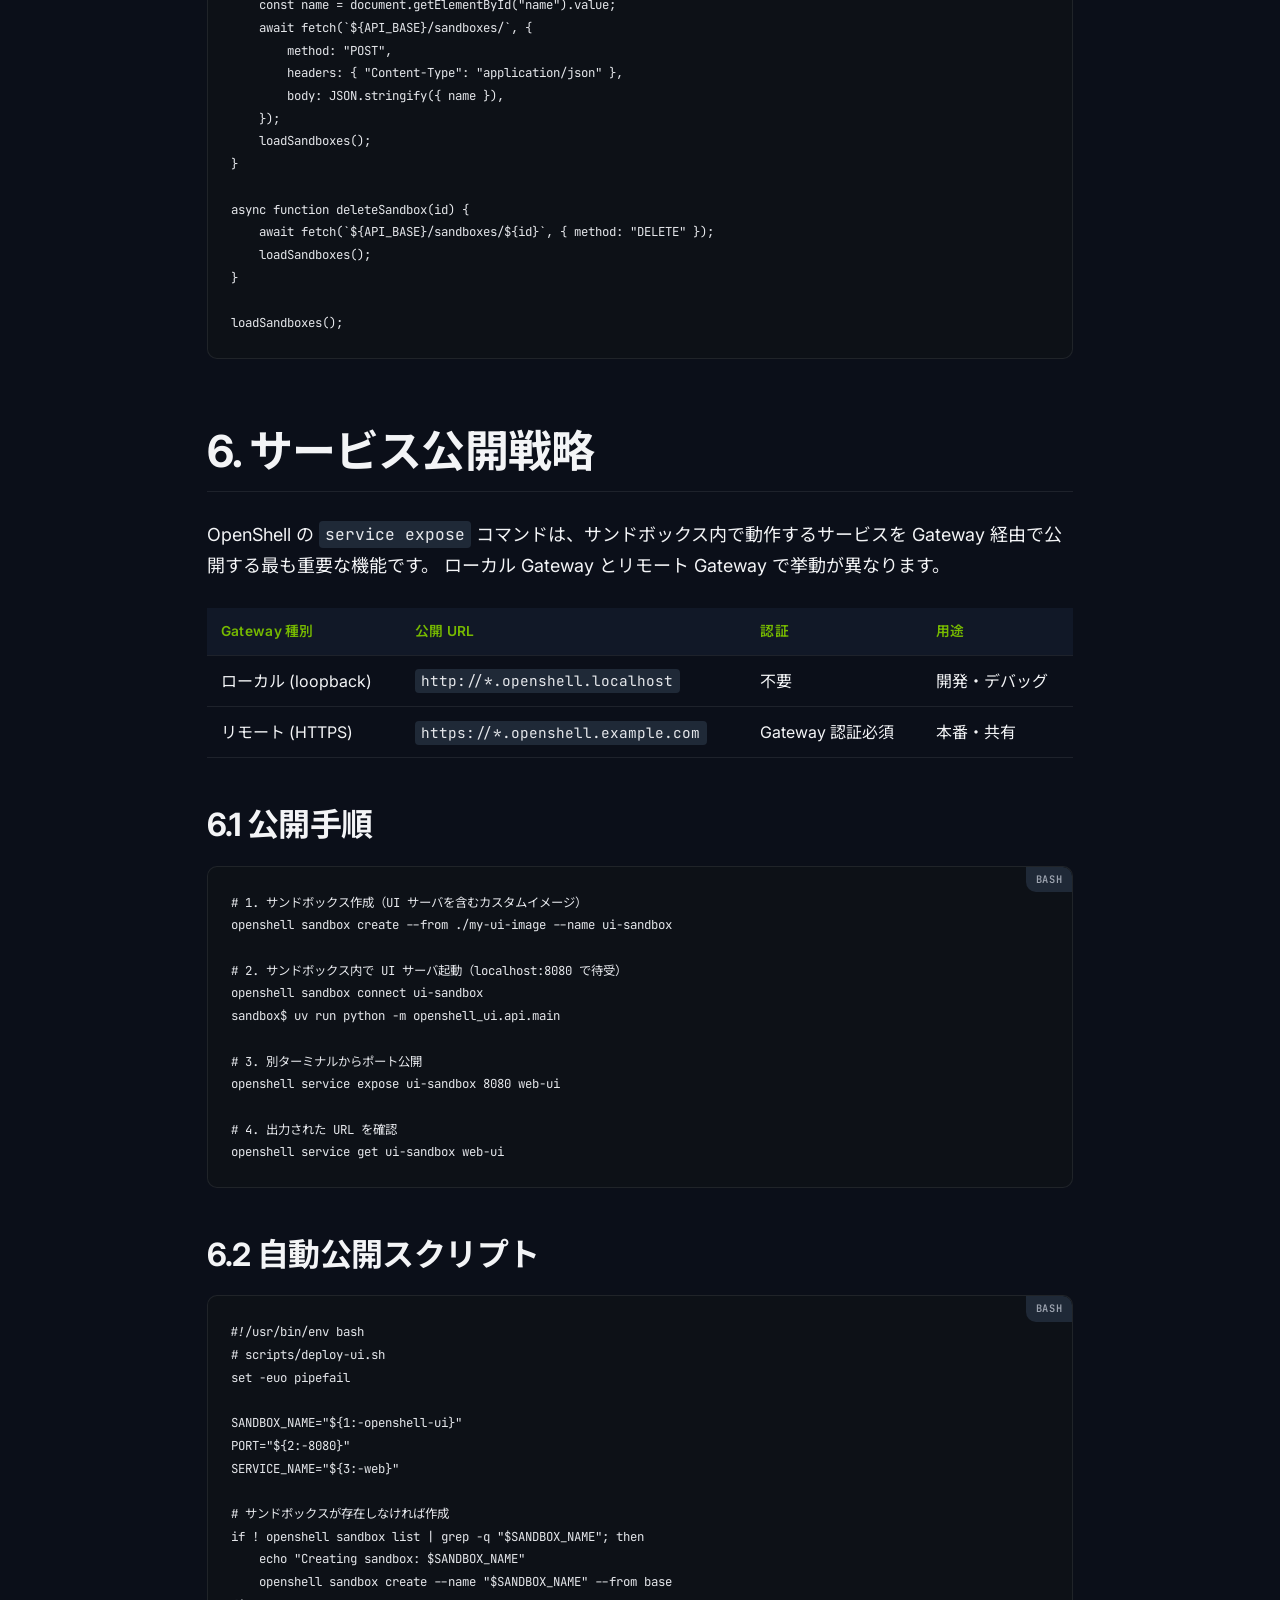
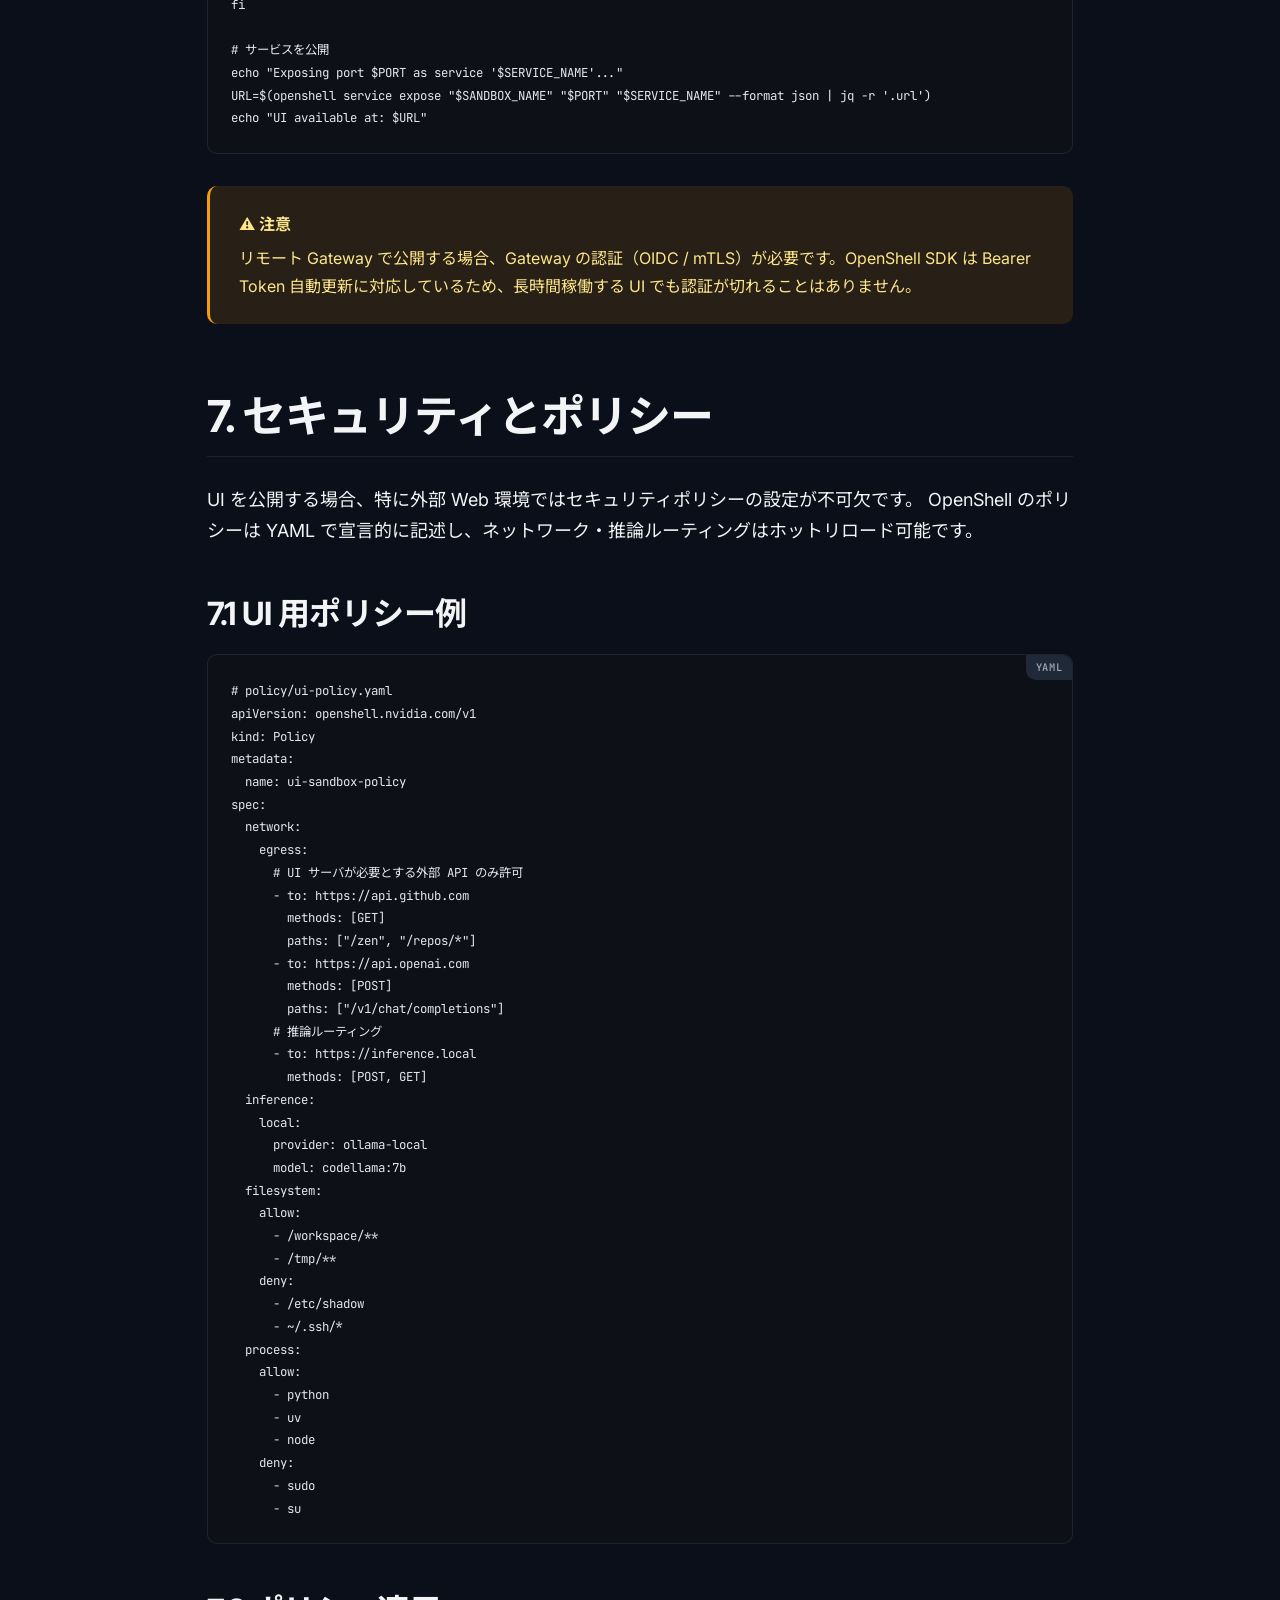
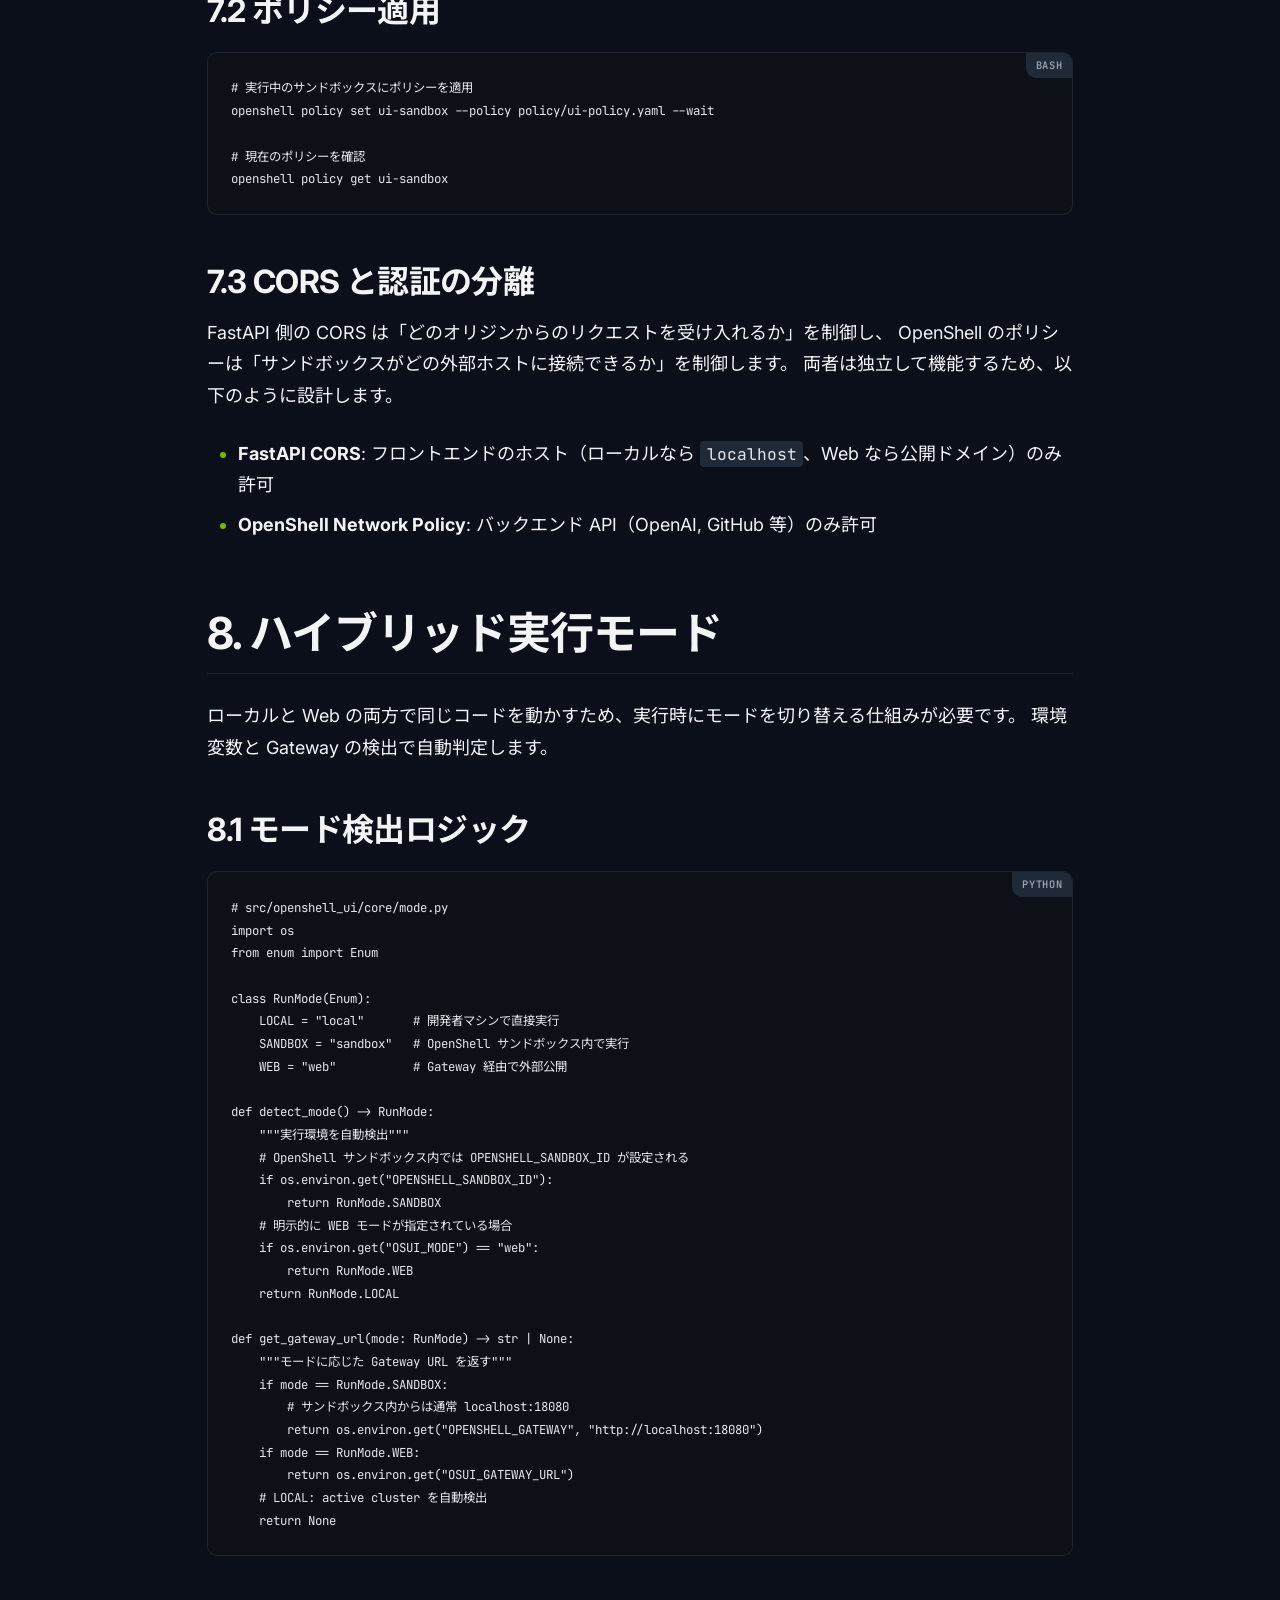
<file: openshell-uiux-guide.html>
<!DOCTYPE html>
<html lang="ja">
<head>
    <meta charset="UTF-8">
    <meta name="viewport" content="width=device-width, initial-scale=1.0">
    <title>OpenShell UI/UX 統合ガイド — ローカル・Web 両対応</title>
    <link rel="preconnect" href="https://fonts.googleapis.com">
    <link href="https://fonts.googleapis.com/css2?family=JetBrains+Mono:wght@400;500;600&family=Inter:wght@400;500;600;700;800&family=Noto+Sans+JP:wght@400;500;700&display=swap" rel="stylesheet">
    <style>
        :root {
            --bg: #0b0f19;
            --surface: #111827;
            --surface-raised: #1f2937;
            --ink: #f3f4f6;
            --muted: #9ca3af;
            --accent: #76b900;
            --accent-weak: rgba(118, 185, 0, 0.12);
            --accent-glow: rgba(118, 185, 0, 0.25);
            --line: rgba(255, 255, 255, 0.08);
            --code-bg: #0d1117;
            --warning: #f59e0b;
            --warning-weak: rgba(245, 158, 11, 0.12);
            --info: #3b82f6;
            --info-weak: rgba(59, 130, 246, 0.12);
            --step--2: clamp(0.75rem, 0.7rem + 0.2vw, 0.875rem);
            --step--1: clamp(0.875rem, 0.8rem + 0.3vw, 1rem);
            --step-0: clamp(1rem, 0.9rem + 0.4vw, 1.125rem);
            --step-1: clamp(1.25rem, 1.1rem + 0.7vw, 1.5rem);
            --step-2: clamp(1.5rem, 1.2rem + 1.2vw, 2rem);
            --step-3: clamp(2rem, 1.5rem + 2vw, 2.75rem);
            --step-4: clamp(2.5rem, 1.8rem + 3vw, 3.5rem);
            --space: clamp(1rem, 0.7rem + 1.2vw, 1.75rem);
            --radius: 10px;
            --shadow: 0 1px 2px rgba(0,0,0,0.3), 0 8px 24px -10px rgba(0,0,0,0.5);
        }

        * {
            box-sizing: border-box;
            margin: 0;
            padding: 0;
        }

        html {
            scroll-behavior: smooth;
        }

        body {
            font-family: "Inter", "Noto Sans JP", "Hiragino Sans", "Yu Gothic", sans-serif;
            background: var(--bg);
            color: var(--ink);
            line-height: 1.75;
            font-size: var(--step-0);
            -webkit-font-smoothing: antialiased;
        }

        /* Scrollbar */
        ::-webkit-scrollbar {
            width: 8px;
            height: 8px;
        }
        ::-webkit-scrollbar-track {
            background: var(--bg);
        }
        ::-webkit-scrollbar-thumb {
            background: var(--surface-raised);
            border-radius: 4px;
        }
        ::-webkit-scrollbar-thumb:hover {
            background: var(--muted);
        }

        /* Selection */
        ::selection {
            background: var(--accent-weak);
            color: var(--ink);
        }

        /* Links */
        a {
            color: var(--accent);
            text-decoration: none;
            transition: opacity 0.2s;
        }
        a:hover {
            opacity: 0.8;
            text-decoration: underline;
        }

        /* Typography */
        h1, h2, h3, h4 {
            font-weight: 700;
            line-height: 1.2;
            letter-spacing: -0.02em;
        }
        h1 {
            font-size: var(--step-4);
            font-weight: 800;
        }
        h2 {
            font-size: var(--step-3);
            margin-top: calc(var(--space) * 2.5);
            margin-bottom: var(--space);
            padding-bottom: calc(var(--space) * 0.5);
            border-bottom: 1px solid var(--line);
        }
        h3 {
            font-size: var(--step-2);
            margin-top: calc(var(--space) * 1.8);
            margin-bottom: calc(var(--space) * 0.6);
            color: var(--ink);
        }
        h4 {
            font-size: var(--step-1);
            margin-top: calc(var(--space) * 1.2);
            margin-bottom: calc(var(--space) * 0.4);
            color: var(--muted);
        }
        p {
            margin-bottom: var(--space);
        }

        /* Layout */
        .container {
            max-width: 920px;
            margin: 0 auto;
            padding: 0 var(--space);
        }

        /* Header / Hero */
        header {
            background: linear-gradient(160deg, var(--bg) 0%, #0f172a 60%, var(--surface) 100%);
            border-bottom: 1px solid var(--line);
            padding: calc(var(--space) * 4) 0 calc(var(--space) * 2.5);
            position: relative;
            overflow: hidden;
        }
        header::before {
            content: "";
            position: absolute;
            top: -50%;
            right: -10%;
            width: 500px;
            height: 500px;
            background: radial-gradient(circle, var(--accent-glow) 0%, transparent 70%);
            pointer-events: none;
        }
        .hero-badge {
            display: inline-flex;
            align-items: center;
            gap: 0.5rem;
            background: var(--accent-weak);
            color: var(--accent);
            font-size: var(--step--2);
            font-weight: 600;
            padding: 0.35rem 0.85rem;
            border-radius: 999px;
            margin-bottom: calc(var(--space) * 0.8);
            letter-spacing: 0.05em;
            text-transform: uppercase;
        }
        .hero-badge::before {
            content: "";
            width: 6px;
            height: 6px;
            background: var(--accent);
            border-radius: 50%;
            display: inline-block;
        }
        .hero-title {
            background: linear-gradient(135deg, var(--ink) 0%, var(--accent) 100%);
            -webkit-background-clip: text;
            -webkit-text-fill-color: transparent;
            background-clip: text;
            margin-bottom: calc(var(--space) * 0.6);
        }
        .hero-subtitle {
            font-size: var(--step-1);
            color: var(--muted);
            max-width: 640px;
            line-height: 1.6;
        }
        .hero-meta {
            display: flex;
            gap: calc(var(--space) * 1.2);
            margin-top: calc(var(--space) * 1.2);
            font-size: var(--step--1);
            color: var(--muted);
        }
        .hero-meta span {
            display: flex;
            align-items: center;
            gap: 0.4rem;
        }

        /* Table of Contents */
        .toc {
            background: var(--surface);
            border: 1px solid var(--line);
            border-radius: var(--radius);
            padding: calc(var(--space) * 1.2);
            margin: calc(var(--space) * 2) 0;
        }
        .toc-title {
            font-size: var(--step--1);
            font-weight: 700;
            color: var(--accent);
            margin-bottom: calc(var(--space) * 0.6);
            letter-spacing: 0.05em;
            text-transform: uppercase;
        }
        .toc ul {
            list-style: none;
            columns: 2;
            column-gap: calc(var(--space) * 1.5);
        }
        .toc li {
            margin-bottom: 0.35rem;
            break-inside: avoid;
        }
        .toc a {
            color: var(--muted);
            font-size: var(--step--1);
            display: block;
            padding: 0.2rem 0;
            transition: color 0.2s;
        }
        .toc a:hover {
            color: var(--ink);
            text-decoration: none;
        }
        @media (max-width: 600px) {
            .toc ul { columns: 1; }
        }

        /* Code blocks */
        pre {
            background: var(--code-bg);
            border: 1px solid var(--line);
            border-radius: var(--radius);
            padding: calc(var(--space) * 0.9);
            overflow-x: auto;
            font-family: "JetBrains Mono", "Noto Sans JP", monospace;
            font-size: var(--step--2);
            line-height: 1.65;
            margin: calc(var(--space) * 0.8) 0 calc(var(--space) * 1.2);
            position: relative;
        }
        code {
            font-family: "JetBrains Mono", "Noto Sans JP", monospace;
            font-size: 0.9em;
            background: var(--surface-raised);
            padding: 0.15rem 0.4rem;
            border-radius: 4px;
            color: #e5e7eb;
        }
        pre code {
            background: none;
            padding: 0;
            border-radius: 0;
        }
        .code-label {
            position: absolute;
            top: 0;
            right: 0;
            background: var(--surface-raised);
            color: var(--muted);
            font-size: 0.65rem;
            font-weight: 600;
            text-transform: uppercase;
            letter-spacing: 0.08em;
            padding: 0.25rem 0.6rem;
            border-bottom-left-radius: var(--radius);
            border-top-right-radius: calc(var(--radius) - 1px);
        }

        /* Callout boxes */
        .callout {
            border-radius: var(--radius);
            padding: calc(var(--space) * 0.9) calc(var(--space) * 1.1);
            margin: calc(var(--space) * 1) 0;
            border-left: 3px solid;
            font-size: var(--step--1);
        }
        .callout-title {
            font-weight: 700;
            margin-bottom: 0.4rem;
            display: flex;
            align-items: center;
            gap: 0.4rem;
        }
        .callout-info {
            background: var(--info-weak);
            border-color: var(--info);
            color: #bfdbfe;
        }
        .callout-warning {
            background: var(--warning-weak);
            border-color: var(--warning);
            color: #fde68a;
        }
        .callout-accent {
            background: var(--accent-weak);
            border-color: var(--accent);
            color: #d9f99d;
        }

        /* Tables */
        table {
            width: 100%;
            border-collapse: collapse;
            margin: calc(var(--space) * 1) 0;
            font-size: var(--step--1);
        }
        th, td {
            padding: 0.7rem 0.9rem;
            text-align: left;
            border-bottom: 1px solid var(--line);
        }
        th {
            font-weight: 600;
            color: var(--accent);
            font-size: var(--step--2);
            letter-spacing: 0.02em;
            background: var(--surface);
        }
        tr:hover td {
            background: rgba(255,255,255,0.02);
        }

        /* Lists */
        ul, ol {
            margin: calc(var(--space) * 0.6) 0 calc(var(--space) * 1) calc(var(--space) * 1.2);
        }
        li {
            margin-bottom: 0.5rem;
        }
        li::marker {
            color: var(--accent);
        }

        /* Architecture diagram (CSS-based) */
        .arch-grid {
            display: grid;
            grid-template-columns: repeat(3, 1fr);
            gap: calc(var(--space) * 0.7);
            margin: calc(var(--space) * 1.2) 0;
        }
        .arch-box {
            background: var(--surface);
            border: 1px solid var(--line);
            border-radius: var(--radius);
            padding: calc(var(--space) * 0.8);
            text-align: center;
            transition: border-color 0.2s, transform 0.2s;
        }
        .arch-box:hover {
            border-color: var(--accent);
            transform: translateY(-2px);
        }
        .arch-box .arch-icon {
            font-size: 1.5rem;
            margin-bottom: 0.4rem;
        }
        .arch-box .arch-label {
            font-weight: 600;
            font-size: var(--step--1);
            margin-bottom: 0.2rem;
        }
        .arch-box .arch-desc {
            font-size: var(--step--2);
            color: var(--muted);
            line-height: 1.4;
        }
        .arch-arrow {
            display: flex;
            align-items: center;
            justify-content: center;
            color: var(--accent);
            font-size: 1.2rem;
        }
        @media (max-width: 640px) {
            .arch-grid { grid-template-columns: 1fr; }
            .arch-arrow { transform: rotate(90deg); }
        }

        /* Step cards */
        .step-card {
            background: var(--surface);
            border: 1px solid var(--line);
            border-radius: var(--radius);
            padding: calc(var(--space) * 1.1);
            margin: calc(var(--space) * 0.8) 0;
            position: relative;
        }
        .step-num {
            position: absolute;
            top: -12px;
            left: calc(var(--space) * 1);
            background: var(--accent);
            color: var(--bg);
            font-weight: 800;
            font-size: var(--step--2);
            width: 28px;
            height: 28px;
            border-radius: 50%;
            display: flex;
            align-items: center;
            justify-content: center;
        }
        .step-title {
            font-weight: 700;
            font-size: var(--step-1);
            margin-bottom: calc(var(--space) * 0.5);
            margin-top: 0.3rem;
        }

        /* File tree */
        .file-tree {
            font-family: "JetBrains Mono", monospace;
            font-size: var(--step--2);
            background: var(--code-bg);
            border: 1px solid var(--line);
            border-radius: var(--radius);
            padding: calc(var(--space) * 0.8);
            line-height: 1.8;
            color: var(--muted);
        }
        .file-tree .dir {
            color: var(--accent);
            font-weight: 500;
        }
        .file-tree .file {
            color: #c9d1d9;
        }
        .file-tree .comment {
            color: #8b949e;
        }

        /* Section anchor */
        .section-anchor {
            color: var(--accent);
            text-decoration: none;
            margin-left: 0.3rem;
            opacity: 0;
            transition: opacity 0.2s;
        }
        h2:hover .section-anchor,
        h3:hover .section-anchor {
            opacity: 1;
        }

        /* Footer */
        footer {
            border-top: 1px solid var(--line);
            margin-top: calc(var(--space) * 4);
            padding: calc(var(--space) * 2) 0 calc(var(--space) * 3);
            text-align: center;
            color: var(--muted);
            font-size: var(--step--1);
        }

        /* Print */
        @media print {
            body {
                background: #fff;
                color: #111;
            }
            header::before { display: none; }
            .hero-title {
                background: none;
                -webkit-text-fill-color: #111;
                color: #111;
            }
            pre {
                background: #f5f5f5;
                border-color: #ddd;
            }
            .callout-info { background: #e0f2fe; color: #0369a1; }
            .callout-warning { background: #fef3c7; color: #92400e; }
            .callout-accent { background: #ecfccb; color: #3f6212; }
        }
        @page {
            size: A4;
            margin: 16mm;
        }

        /* Reduced motion */
        @media (prefers-reduced-motion: reduce) {
            html { scroll-behavior: auto; }
        }
    </style>
</head>
<body>

<header>
    <div class="container">
        <div class="hero-badge">NVIDIA OpenShell</div>
        <h1 class="hero-title">UI/UX 統合ガイド</h1>
        <p class="hero-subtitle">
            ローカル実行環境と外部 Web 環境の両方で動作する UI/UX を uv + Python エコシステムで構築する手法を解説。
            OpenShell SDK、サービス公開、ポリシー制御を活用した安全なハイブリッド UI アーキテクチャ。
        </p>
        <div class="hero-meta">
            <span>uv / Python 3.11+</span>
            <span>OpenShell SDK</span>
            <span>FastAPI / Gradio</span>
        </div>
    </div>
</header>

<main class="container">

    <!-- TOC -->
    <nav class="toc">
        <div class="toc-title">目次</div>
        <ul>
            <li><a href="#overview">1. アーキテクチャ概要</a></li>
            <li><a href="#setup">2. uv プロジェクト初期化</a></li>
            <li><a href="#sdk">3. OpenShell SDK 連携</a></li>
            <li><a href="#local-ui">4. ローカル UI の実装</a></li>
            <li><a href="#web-ui">5. Web UI の実装</a></li>
            <li><a href="#service-expose">6. サービス公開戦略</a></li>
            <li><a href="#policy">7. セキュリティとポリシー</a></li>
            <li><a href="#hybrid">8. ハイブリッド実行モード</a></li>
            <li><a href="#deployment">9. デプロイメント例</a></li>
            <li><a href="#reference">10. 参考リソース</a></li>
        </ul>
    </nav>

    <!-- Section 1 -->
    <section id="overview">
        <h2>1. アーキテクチャ概要 <a href="#overview" class="section-anchor">#</a></h2>
        <p>
            OpenShell は Gateway（コントロールプレーン）と Sandbox（データプレーン）の 2 層構造で構成されています。
            UI/UX を追加する場合、以下の 2 つのユースケースを同時に満たす必要があります。
        </p>

        <div class="arch-grid">
            <div class="arch-box">
                <div class="arch-icon">&#128187;</div>
                <div class="arch-label">ローカル UI</div>
                <div class="arch-desc">開発者のマシン上で直接動作するデスクトップ / CLI / ブラウザ UI</div>
            </div>
            <div class="arch-arrow">&#8594;</div>
            <div class="arch-box">
                <div class="arch-icon">&#127760;</div>
                <div class="arch-label">外部 Web UI</div>
                <div class="arch-desc">Gateway 経由で公開された HTTPS エンドポイントとして動作する Web UI</div>
            </div>
        </div>

        <p>
            両方を 1 つのコードベースで実現するための推奨アーキテクチャは、<strong>「FastAPI + 軽量フロントエンド」</strong>です。
            FastAPI は ASGI サーバとして動作し、ローカルでは <code>uvicorn</code> で直接起動、
            外部公開時は OpenShell の <code>service expose</code> で Gateway 経由の HTTPS URL を取得します。
        </p>

        <div class="callout callout-info">
            <div class="callout-title">&#8505; なぜ FastAPI か</div>
            OpenShell の Python SDK は同期的・非同期の両方の API を提供しており、FastAPI の非同期ハンドラと相性が良いです。また、Gradio をマウントすれば AI チャット UI も同じエンドポイントに統合できます。
        </div>
    </section>

    <!-- Section 2 -->
    <section id="setup">
        <h2>2. uv プロジェクト初期化 <a href="#setup" class="section-anchor">#</a></h2>
        <p>
            uv は高速な Python パッケージマネージャ兼仮想環境管理ツールです。
            OpenShell プロジェクトを uv で初期化する手順は以下の通りです。
        </p>

        <div class="step-card">
            <div class="step-num">1</div>
            <div class="step-title">プロジェクト作成</div>
            <pre><span class="code-label">bash</span><code>uv init openshell-ui
cd openshell-ui
uv venv
source .venv/bin/activate  # Windows: .venv\Scripts\activate</code></pre>
        </div>

        <div class="step-card">
            <div class="step-num">2</div>
            <div class="step-title">依存パッケージ追加</div>
            <pre><span class="code-label">bash</span><code># コア依存
uv add openshell fastapi uvicorn[standard] gradio httpx

# 開発依存
uv add --dev pyright ruff pytest</code></pre>
        </div>

        <div class="step-card">
            <div class="step-num">3</div>
            <div class="step-title">プロジェクト構造</div>
            <div class="file-tree">
openshell-ui/
&#9500;&#9472;&#9472; pyproject.toml          <span class="comment"># uv 管理の依存定義</span>
&#9500;&#9472;&#9472; .venv/                  <span class="comment"># 仮想環境</span>
&#9500;&#9472;&#9472; src/
&#9474;   &#9492;&#9472;&#9472; openshell_ui/
&#9474;       &#9500;&#9472;&#9472; __init__.py
&#9474;       &#9500;&#9472;&#9472; <span class="dir">api/</span>              <span class="comment"># FastAPI ルータ</span>
&#9474;       &#9474;   &#9500;&#9472;&#9472; __init__.py
&#9474;       &#9474;   &#9500;&#9472;&#9472; sandbox.py      <span class="comment"># サンドボックス管理 API</span>
&#9474;       &#9474;   &#9492;&#9472;&#9472; chat.py         <span class="comment"># AI チャット API</span>
&#9474;       &#9500;&#9472;&#9472; <span class="dir">ui/</span>               <span class="comment"># フロントエンド資材</span>
&#9474;       &#9474;   &#9500;&#9472;&#9472; index.html
&#9474;       &#9474;   &#9492;&#9472;&#9472; app.js
&#9474;       &#9500;&#9472;&#9472; <span class="dir">core/</span>             <span class="comment"># ビジネスロジック</span>
&#9474;       &#9474;   &#9500;&#9472;&#9472; client.py       <span class="comment"># OpenShell SDK ラッパ</span>
&#9474;       &#9474;   &#9492;&#9472;&#9472; config.py       <span class="comment"># 設定管理</span>
&#9474;       &#9492;&#9472;&#9472; <span class="dir">gradio_app/</span>       <span class="comment"># Gradio UI 定義</span>
&#9474;           &#9492;&#9472;&#9472; main.py
&#9492;&#9472;&#9472; tests/
    &#9492;&#9472;&#9472; test_api.py
            </div>
        </div>
    </section>

    <!-- Section 3 -->
    <section id="sdk">
        <h2>3. OpenShell SDK 連携 <a href="#sdk" class="section-anchor">#</a></h2>
        <p>
            OpenShell の Python SDK は <code>SandboxClient</code> を中心に、サンドボックスの作成・実行・監視をプログラムから制御できます。
            UI/UX レイヤーから呼び出すためのラッパーを作成します。
        </p>

        <h3>3.1 クライアントラッパーの実装</h3>
        <pre><span class="code-label">python</span><code># src/openshell_ui/core/client.py
from contextlib import asynccontextmanager
from typing import AsyncGenerator
import openshell
from openshell import SandboxClient, SandboxSession

class OpenShellManager:
    """OpenShell SDK の非同期ラッパー"""

    def __init__(self, gateway_url: str | None = None):
        self.gateway_url = gateway_url
        self._client: SandboxClient | None = None

    async def connect(self) -> None:
        """Gateway への接続を確立"""
        if self.gateway_url:
            self._client = SandboxClient(target=self.gateway_url)
        else:
            # ローカルの active cluster を自動検出
            self._client = SandboxClient.from_active_cluster()

    async def list_sandboxes(self):
        """サンドボックス一覧を取得"""
        if not self._client:
            raise RuntimeError("Not connected")
        return self._client.list()

    async def create_sandbox(
        self,
        name: str,
        image: str = "base",
        cpu: str = "1",
        memory: str = "2Gi",
        gpu: bool = False,
        labels: dict | None = None,
    ):
        """サンドボックスを作成"""
        if not self._client:
            raise RuntimeError("Not connected")
        spec = {
            "name": name,
            "image": image,
            "cpu": cpu,
            "memory": memory,
            "gpu": gpu,
            "labels": labels or {},
        }
        return self._client.create(spec=spec)

    async def exec_command(self, sandbox_id: str, command: list[str]) -> str:
        """サンドボックス内でコマンドを実行"""
        session = SandboxSession(self._client, sandbox_id)
        result = session.exec(command)
        return result.stdout

    async def delete_sandbox(self, sandbox_id: str) -> None:
        """サンドボックスを削除"""
        self._client.delete(sandbox_id)

    async def disconnect(self) -> None:
        if self._client:
            self._client.close()
            self._client = None


@asynccontextmanager
async def get_manager() -> AsyncGenerator[OpenShellManager, None]:
    manager = OpenShellManager()
    await manager.connect()
    try:
        yield manager
    finally:
        await manager.disconnect()</code></pre>

        <h3>3.2 設定管理</h3>
        <pre><span class="code-label">python</span><code># src/openshell_ui/core/config.py
from pydantic_settings import BaseSettings
from functools import lru_cache

class Settings(BaseSettings):
    """アプリケーション設定"""
    app_name: str = "OpenShell UI"
    debug: bool = False
    host: str = "0.0.0.0"
    port: int = 8080
    openshell_gateway: str | None = None
    enable_gradio: bool = True
    cors_origins: list[str] = ["*"]

    class Config:
        env_prefix = "OSUI_"

@lru_cache
def get_settings() -> Settings:
    return Settings()</code></pre>
    </section>

    <!-- Section 4 -->
    <section id="local-ui">
        <h2>4. ローカル UI の実装 <a href="#local-ui" class="section-anchor">#</a></h2>
        <p>
            ローカル環境では、開発者が <code>uv run</code> で即座に UI を起動できることが重要です。
            2 つの選択肢を提供します：軽量な REST API ベースの Web UI と、Gradio による AI チャット UI です。
        </p>

        <h3>4.1 FastAPI メインアプリケーション</h3>
        <pre><span class="code-label">python</span><code># src/openshell_ui/api/main.py
from fastapi import FastAPI, Depends, HTTPException
from fastapi.staticfiles import StaticFiles
from fastapi.middleware.cors import CORSMiddleware
from contextlib import asynccontextmanager

from openshell_ui.core.config import get_settings, Settings
from openshell_ui.core.client import OpenShellManager
from openshell_ui.api import sandbox, chat
import gradio as gr
from openshell_ui.gradio_app.main import create_gradio_app

@asynccontextmanager
async def lifespan(app: FastAPI):
    # Startup
    app.state.manager = OpenShellManager()
    await app.state.manager.connect()
    yield
    # Shutdown
    await app.state.manager.disconnect()

app = FastAPI(
    title="OpenShell UI",
    description="Local & Web Hybrid UI for NVIDIA OpenShell",
    version="0.1.0",
    lifespan=lifespan,
)

# CORS
settings = get_settings()
app.add_middleware(
    CORSMiddleware,
    allow_origins=settings.cors_origins,
    allow_credentials=True,
    allow_methods=["*"],
    allow_headers=["*"],
)

# API ルータ
app.include_router(sandbox.router, prefix="/api/sandboxes", tags=["sandboxes"])
app.include_router(chat.router, prefix="/api/chat", tags=["chat"])

# Gradio マウント
if settings.enable_gradio:
    gradio_app = create_gradio_app()
    app = gr.mount_gradio_app(app, gradio_app, path="/gradio")

# 静的ファイル
app.mount("/", StaticFiles(directory="src/openshell_ui/ui", html=True), name="static")

if __name__ == "__main__":
    import uvicorn
    uvicorn.run("openshell_ui.api.main:app", host=settings.host, port=settings.port, reload=settings.debug)</code></pre>

        <h3>4.2 サンドボックス管理 API</h3>
        <pre><span class="code-label">python</span><code># src/openshell_ui/api/sandbox.py
from fastapi import APIRouter, Request, HTTPException
from pydantic import BaseModel
from typing import Optional

router = APIRouter()

class SandboxCreate(BaseModel):
    name: str
    image: str = "base"
    cpu: str = "1"
    memory: str = "2Gi"
    gpu: bool = False

class SandboxResponse(BaseModel):
    id: str
    name: str
    status: str
    labels: dict

@router.get("/", response_model=list[SandboxResponse])
async def list_sandboxes(request: Request):
    manager = request.app.state.manager
    boxes = await manager.list_sandboxes()
    return [
        SandboxResponse(
            id=b.id,
            name=b.name,
            status=b.status,
            labels=b.labels or {},
        )
        for b in boxes
    ]

@router.post("/", response_model=SandboxResponse)
async def create_sandbox(payload: SandboxCreate, request: Request):
    manager = request.app.state.manager
    sb = await manager.create_sandbox(
        name=payload.name,
        image=payload.image,
        cpu=payload.cpu,
        memory=payload.memory,
        gpu=payload.gpu,
    )
    return SandboxResponse(
        id=sb.id,
        name=sb.name,
        status=sb.status,
        labels=sb.labels or {},
    )

@router.delete("/{sandbox_id}")
async def delete_sandbox(sandbox_id: str, request: Request):
    manager = request.app.state.manager
    await manager.delete_sandbox(sandbox_id)
    return {"deleted": sandbox_id}</code></pre>

        <h3>4.3 Gradio AI チャット UI</h3>
        <pre><span class="code-label">python</span><code># src/openshell_ui/gradio_app/main.py
import gradio as gr
from openshell_ui.core.client import get_manager

async def chat_with_sandbox(message: str, history: list):
    """サンドボックス内のエージェントと対話"""
    async with get_manager() as manager:
        # 例: 既存のサンドボックスにコマンド送信
        # 実際にはエージェント固有のプロトコルに応じて実装
        result = await manager.exec_command(
            sandbox_id="my-sandbox",
            command=["echo", f"Received: {message}"],
        )
        return result

def create_gradio_app() -> gr.Blocks:
    with gr.Blocks(title="OpenShell Chat", theme=gr.themes.Soft()) as demo:
        gr.Markdown("# OpenShell Agent Chat")
        gr.Markdown("サンドボックス内の AI エージェントと対話します。")

        chatbot = gr.Chatbot(type="messages")
        msg = gr.Textbox(label="メッセージ", placeholder="何か質問してください...")
        clear = gr.Button("クリア")

        msg.submit(chat_with_sandbox, [msg, chatbot], [chatbot])
        clear.click(lambda: None, None, chatbot, queue=False)

    return demo</code></pre>

        <div class="callout callout-accent">
            <div class="callout-title">&#9889; ローカル起動</div>
            <code>uv run python -m openshell_ui.api.main</code> で <code>http://localhost:8080</code> が立ち上がります。
            <code>/</code> で静的 UI、<code>/gradio</code> でチャット UI、<code>/api/</code> で REST API が利用できます。
        </div>
    </section>

    <!-- Section 5 -->
    <section id="web-ui">
        <h2>5. Web UI の実装 <a href="#web-ui" class="section-anchor">#</a></h2>
        <p>
            外部 Web 環境では、OpenShell Gateway 経由で HTTPS エンドポイントとして公開します。
            フロントエンドは軽量な Vanilla JS または React/Vue を選択できます。
            ここでは依存を最小化するため、Vanilla JS + Fetch API を採用します。
        </p>

        <h3>5.1 フロントエンド実装</h3>
        <pre><span class="code-label">html</span><code>&lt;!-- src/openshell_ui/ui/index.html --&gt;
&lt;!DOCTYPE html&gt;
&lt;html lang="ja"&gt;
&lt;head&gt;
    &lt;meta charset="UTF-8"&gt;
    &lt;meta name="viewport" content="width=device-width, initial-scale=1.0"&gt;
    &lt;title&gt;OpenShell UI&lt;/title&gt;
    &lt;style&gt;
        :root { --accent: #76b900; --bg: #0b0f19; --surface: #111827; }
        body { font-family: system-ui, sans-serif; background: var(--bg); color: #e5e7eb; max-width: 960px; margin: 0 auto; padding: 2rem; }
        .card { background: var(--surface); border: 1px solid #374151; border-radius: 8px; padding: 1.2rem; margin-bottom: 1rem; }
        .btn { background: var(--accent); color: #000; border: none; padding: 0.5rem 1rem; border-radius: 6px; cursor: pointer; font-weight: 600; }
        .btn:hover { opacity: 0.85; }
        table { width: 100%; border-collapse: collapse; font-size: 0.9rem; }
        th, td { padding: 0.6rem; text-align: left; border-bottom: 1px solid #374151; }
        .status { display: inline-block; width: 8px; height: 8px; border-radius: 50%; background: var(--accent); }
    &lt;/style&gt;
&lt;/head&gt;
&lt;body&gt;
    &lt;h1&gt;OpenShell Dashboard&lt;/h1&gt;
    &lt;div class="card"&gt;
        &lt;h2&gt;サンドボックス一覧&lt;/h2&gt;
        &lt;button class="btn" onclick="loadSandboxes()"&gt;更新&lt;/button&gt;
        &lt;table id="sandbox-table"&gt;
            &lt;thead&gt;&lt;tr&gt;&lt;th&gt;ID&lt;/th&gt;&lt;th&gt;名前&lt;/th&gt;&lt;th&gt;状態&lt;/th&gt;&lt;th&gt;操作&lt;/th&gt;&lt;/tr&gt;&lt;/thead&gt;
            &lt;tbody&gt;&lt;/tbody&gt;
        &lt;/table&gt;
    &lt;/div&gt;
    &lt;div class="card"&gt;
        &lt;h2&gt;新規作成&lt;/h2&gt;
        &lt;input id="name" placeholder="名前"&gt;
        &lt;button class="btn" onclick="createSandbox()"&gt;作成&lt;/button&gt;
    &lt;/div&gt;
    &lt;script src="app.js"&gt;&lt;/script&gt;
&lt;/body&gt;
&lt;/html&gt;</code></pre>

        <pre><span class="code-label">javascript</span><code>// src/openshell_ui/ui/app.js
const API_BASE = "/api";

async function loadSandboxes() {
    const res = await fetch(`${API_BASE}/sandboxes/`);
    const data = await res.json();
    const tbody = document.querySelector("#sandbox-table tbody");
    tbody.innerHTML = data.map(sb => `
        &lt;tr&gt;
            &lt;td&gt;${sb.id}&lt;/td&gt;
            &lt;td&gt;${sb.name}&lt;/td&gt;
            &lt;td&gt;&lt;span class="status"&gt;&lt;/span&gt; ${sb.status}&lt;/td&gt;
            &lt;td&gt;&lt;button class="btn" onclick="deleteSandbox('${sb.id}')"&gt;削除&lt;/button&gt;&lt;/td&gt;
        &lt;/tr&gt;
    `).join("");
}

async function createSandbox() {
    const name = document.getElementById("name").value;
    await fetch(`${API_BASE}/sandboxes/`, {
        method: "POST",
        headers: { "Content-Type": "application/json" },
        body: JSON.stringify({ name }),
    });
    loadSandboxes();
}

async function deleteSandbox(id) {
    await fetch(`${API_BASE}/sandboxes/${id}`, { method: "DELETE" });
    loadSandboxes();
}

loadSandboxes();</code></pre>
    </section>

    <!-- Section 6 -->
    <section id="service-expose">
        <h2>6. サービス公開戦略 <a href="#service-expose" class="section-anchor">#</a></h2>
        <p>
            OpenShell の <code>service expose</code> コマンドは、サンドボックス内で動作するサービスを Gateway 経由で公開する最も重要な機能です。
            ローカル Gateway とリモート Gateway で挙動が異なります。
        </p>

        <table>
            <thead>
                <tr><th>Gateway 種別</th><th>公開 URL</th><th>認証</th><th>用途</th></tr>
            </thead>
            <tbody>
                <tr><td>ローカル (loopback)</td><td><code>http://*.openshell.localhost</code></td><td>不要</td><td>開発・デバッグ</td></tr>
                <tr><td>リモート (HTTPS)</td><td><code>https://*.openshell.example.com</code></td><td>Gateway 認証必須</td><td>本番・共有</td></tr>
            </tbody>
        </table>

        <h3>6.1 公開手順</h3>
        <pre><span class="code-label">bash</span><code># 1. サンドボックス作成（UI サーバを含むカスタムイメージ）
openshell sandbox create --from ./my-ui-image --name ui-sandbox

# 2. サンドボックス内で UI サーバ起動（localhost:8080 で待受）
openshell sandbox connect ui-sandbox
sandbox$ uv run python -m openshell_ui.api.main

# 3. 別ターミナルからポート公開
openshell service expose ui-sandbox 8080 web-ui

# 4. 出力された URL を確認
openshell service get ui-sandbox web-ui</code></pre>

        <h3>6.2 自動公開スクリプト</h3>
        <pre><span class="code-label">bash</span><code>#!/usr/bin/env bash
# scripts/deploy-ui.sh
set -euo pipefail

SANDBOX_NAME="${1:-openshell-ui}"
PORT="${2:-8080}"
SERVICE_NAME="${3:-web}"

# サンドボックスが存在しなければ作成
if ! openshell sandbox list | grep -q "$SANDBOX_NAME"; then
    echo "Creating sandbox: $SANDBOX_NAME"
    openshell sandbox create --name "$SANDBOX_NAME" --from base
fi

# サービスを公開
echo "Exposing port $PORT as service '$SERVICE_NAME'..."
URL=$(openshell service expose "$SANDBOX_NAME" "$PORT" "$SERVICE_NAME" --format json | jq -r '.url')
echo "UI available at: $URL"</code></pre>

        <div class="callout callout-warning">
            <div class="callout-title">&#9888; 注意</div>
            リモート Gateway で公開する場合、Gateway の認証（OIDC / mTLS）が必要です。OpenShell SDK は Bearer Token 自動更新に対応しているため、長時間稼働する UI でも認証が切れることはありません。
        </div>
    </section>

    <!-- Section 7 -->
    <section id="policy">
        <h2>7. セキュリティとポリシー <a href="#policy" class="section-anchor">#</a></h2>
        <p>
            UI を公開する場合、特に外部 Web 環境ではセキュリティポリシーの設定が不可欠です。
            OpenShell のポリシーは YAML で宣言的に記述し、ネットワーク・推論ルーティングはホットリロード可能です。
        </p>

        <h3>7.1 UI 用ポリシー例</h3>
        <pre><span class="code-label">yaml</span><code># policy/ui-policy.yaml
apiVersion: openshell.nvidia.com/v1
kind: Policy
metadata:
  name: ui-sandbox-policy
spec:
  network:
    egress:
      # UI サーバが必要とする外部 API のみ許可
      - to: https://api.github.com
        methods: [GET]
        paths: ["/zen", "/repos/*"]
      - to: https://api.openai.com
        methods: [POST]
        paths: ["/v1/chat/completions"]
      # 推論ルーティング
      - to: https://inference.local
        methods: [POST, GET]
  inference:
    local:
      provider: ollama-local
      model: codellama:7b
  filesystem:
    allow:
      - /workspace/**
      - /tmp/**
    deny:
      - /etc/shadow
      - ~/.ssh/*
  process:
    allow:
      - python
      - uv
      - node
    deny:
      - sudo
      - su</code></pre>

        <h3>7.2 ポリシー適用</h3>
        <pre><span class="code-label">bash</span><code># 実行中のサンドボックスにポリシーを適用
openshell policy set ui-sandbox --policy policy/ui-policy.yaml --wait

# 現在のポリシーを確認
openshell policy get ui-sandbox</code></pre>

        <h3>7.3 CORS と認証の分離</h3>
        <p>
            FastAPI 側の CORS は「どのオリジンからのリクエストを受け入れるか」を制御し、
            OpenShell のポリシーは「サンドボックスがどの外部ホストに接続できるか」を制御します。
            両者は独立して機能するため、以下のように設計します。
        </p>
        <ul>
            <li><strong>FastAPI CORS</strong>: フロントエンドのホスト（ローカルなら <code>localhost</code>、Web なら公開ドメイン）のみ許可</li>
            <li><strong>OpenShell Network Policy</strong>: バックエンド API（OpenAI, GitHub 等）のみ許可</li>
        </ul>
    </section>

    <!-- Section 8 -->
    <section id="hybrid">
        <h2>8. ハイブリッド実行モード <a href="#hybrid" class="section-anchor">#</a></h2>
        <p>
            ローカルと Web の両方で同じコードを動かすため、実行時にモードを切り替える仕組みが必要です。
            環境変数と Gateway の検出で自動判定します。
        </p>

        <h3>8.1 モード検出ロジック</h3>
        <pre><span class="code-label">python</span><code># src/openshell_ui/core/mode.py
import os
from enum import Enum

class RunMode(Enum):
    LOCAL = "local"       # 開発者マシンで直接実行
    SANDBOX = "sandbox"   # OpenShell サンドボックス内で実行
    WEB = "web"           # Gateway 経由で外部公開

def detect_mode() -> RunMode:
    """実行環境を自動検出"""
    # OpenShell サンドボックス内では OPENSHELL_SANDBOX_ID が設定される
    if os.environ.get("OPENSHELL_SANDBOX_ID"):
        return RunMode.SANDBOX
    # 明示的に WEB モードが指定されている場合
    if os.environ.get("OSUI_MODE") == "web":
        return RunMode.WEB
    return RunMode.LOCAL

def get_gateway_url(mode: RunMode) -> str | None:
    """モードに応じた Gateway URL を返す"""
    if mode == RunMode.SANDBOX:
        # サンドボックス内からは通常 localhost:18080
        return os.environ.get("OPENSHELL_GATEWAY", "http://localhost:18080")
    if mode == RunMode.WEB:
        return os.environ.get("OSUI_GATEWAY_URL")
    # LOCAL: active cluster を自動検出
    return None</code></pre>

        <h3>8.2 モード別起動スクリプト</h3>
        <pre><span class="code-label">bash</span><code># scripts/run-local.sh
#!/usr/bin/env bash
# ローカル開発用
export OSUI_MODE=local
export OSUI_DEBUG=true
uv run python -m openshell_ui.api.main

# scripts/run-web.sh
#!/usr/bin/env bash
# Web 公開用（サンドボックス内で実行）
export OSUI_MODE=web
export OSUI_HOST=0.0.0.0
export OSUI_PORT=8080
uv run python -m openshell_ui.api.main</code></pre>
    </section>

    <!-- Section 9 -->
    <section id="deployment">
        <h2>9. デプロイメント例 <a href="#deployment" class="section-anchor">#</a></h2>
        <p>
            以下は、カスタム Sandbox イメージをビルドし、OpenShell 上で UI を公開する完全な例です。
        </p>

        <h3>9.1 Dockerfile</h3>
        <pre><span class="code-label">dockerfile</span><code># Dockerfile.ui
FROM ghcr.io/nvidia/openshell-community/sandboxes/base:latest

WORKDIR /app
COPY pyproject.toml .
COPY src/ ./src/

# uv インストール（base イメージに含まれていない場合）
RUN curl -LsSf https://astral.sh/uv/install.sh | sh
ENV PATH="/root/.local/bin:${PATH}"

# 依存解決
RUN uv sync

# 起動コマンド
CMD ["uv", "run", "python", "-m", "openshell_ui.api.main"]</code></pre>

        <h3>9.2 ビルドとデプロイ</h3>
        <pre><span class="code-label">bash</span><code># イメージビルド
docker build -t my-openshell-ui:latest -f Dockerfile.ui .

# OpenShell サンドボックスとして起動
openshell sandbox create --from my-openshell-ui:latest --name ui-prod --env OSUI_MODE=web

# ポート公開
openshell service expose ui-prod 8080 web

# 確認
openshell service get ui-prod web</code></pre>

        <h3>9.3 まとめフロー</h3>
        <table>
            <thead>
                <tr><th>フェーズ</th><th>ローカル</th><th>Web</th></tr>
            </thead>
            <tbody>
                <tr><td>開発</td><td><code>uv run</code> で即座に起動</td><td>同じコードをサンドボックス内で実行</td></tr>
                <tr><td>Gateway</td><td>自動検出 / <code>openshell gateway add</code></td><td>事前に登録済みのリモート Gateway</td></tr>
                <tr><td>公開</td><td><code>localhost:8080</code></td><td><code>openshell service expose</code></td></tr>
                <tr><td>認証</td><td>不（ローカル）</td><td>Gateway OIDC / mTLS</td></tr>
                <tr><td>ポリシー</td><td>最小権限で開発</td><td>本番用 YAML で厳格化</td></tr>
            </tbody>
        </table>
    </section>

    <!-- Section 10 -->
    <section id="reference">
        <h2>10. 参考リソース <a href="#reference" class="section-anchor">#</a></h2>
        <ul>
            <li><a href="https://github.com/NVIDIA/OpenShell">NVIDIA OpenShell GitHub</a> — ソースコード・Issue 追跡</li>
            <li><a href="https://docs.nvidia.com/openshell/latest/">OpenShell Developer Guide</a> — 公式ドキュメント</li>
            <li><a href="https://pypi.org/project/openshell/">openshell PyPI</a> — Python SDK 配布</li>
            <li><a href="https://fastapi.tiangolo.com/">FastAPI Documentation</a> — Web フレームワーク</li>
            <li><a href="https://www.gradio.app/docs">Gradio Docs</a> — AI UI コンポーネント</li>
            <li><a href="https://docs.astral.sh/uv/">uv Documentation</a> — Python パッケージマネージャ</li>
        </ul>
    </section>

</main>

<footer>
    <div class="container">
        <p>OpenShell UI/UX 統合ガイド &mdash; NVIDIA OpenShell + uv + FastAPI + Gradio</p>
        <p style="margin-top: 0.5rem; opacity: 0.6;">最終更新: 2026 年 9 月</p>
    </div>
</footer>

</body>
</html>
</file>
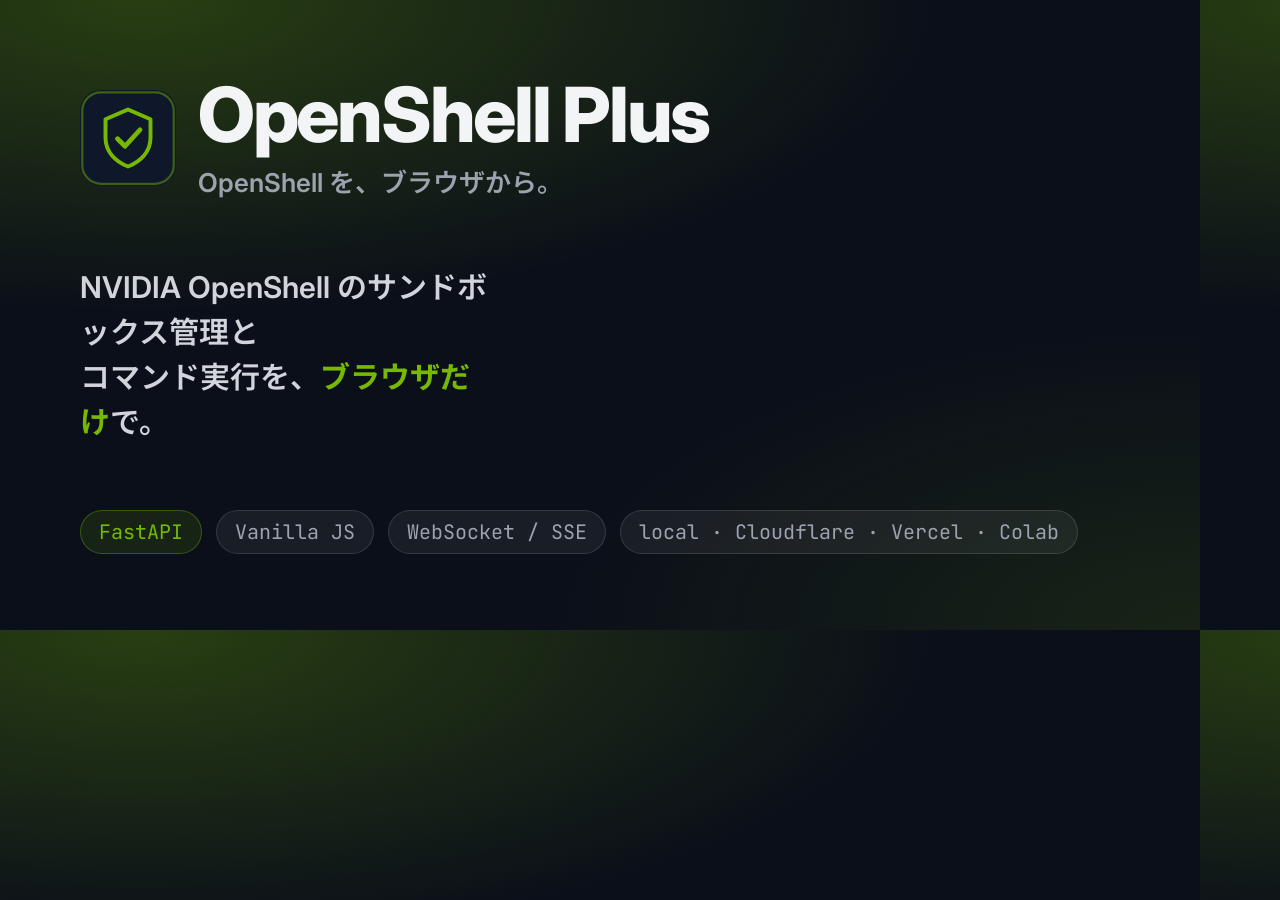
<file: site/og-image.html>
<!DOCTYPE html>
<html lang="ja">
<head>
<meta charset="UTF-8">
<title>OpenShell Plus — OGP card</title>
<link rel="preconnect" href="https://fonts.googleapis.com">
<link href="https://fonts.googleapis.com/css2?family=Inter:wght@400;600;800&family=Noto+Sans+JP:wght@400;700&family=JetBrains+Mono:wght@400;600&display=swap" rel="stylesheet">
<style>
  :root { --accent: #76b900; }
  * { box-sizing: border-box; margin: 0; padding: 0; }
  html, body { width: 1200px; height: 630px; overflow: hidden; }
  body {
    font-family: "Inter", "Noto Sans JP", sans-serif;
    background:
      radial-gradient(120% 90% at 12% 0%, rgba(118,185,0,0.28) 0%, transparent 55%),
      radial-gradient(90% 80% at 100% 100%, rgba(118,185,0,0.12) 0%, transparent 60%),
      #0b0f19;
    color: #f3f4f6;
    display: flex; flex-direction: column; justify-content: space-between;
    padding: 76px 80px;
  }
  .top { display: flex; align-items: center; gap: 22px; }
  .logo { width: 96px; height: 96px; flex: none; }
  h1 { font-size: 76px; font-weight: 800; letter-spacing: -0.03em; line-height: 1; }
  .brandline { font-size: 26px; color: #9ca3af; margin-top: 10px; font-weight: 600; }
  .lead { font-size: 30px; line-height: 1.5; color: #d1d5db; max-width: 22ch; font-weight: 600; }
  .lead b { color: var(--accent); font-weight: 700; }
  .chips { display: flex; gap: 14px; flex-wrap: wrap; }
  .chip {
    font-family: "JetBrains Mono", monospace; font-size: 20px;
    padding: 8px 18px; border-radius: 999px;
    background: rgba(118,185,0,0.12); color: var(--accent);
    border: 1px solid rgba(118,185,0,0.35);
  }
  .chip.muted { background: rgba(255,255,255,0.06); color: #9ca3af; border-color: rgba(255,255,255,0.12); }
</style>
</head>
<body>
  <div class="top">
    <svg class="logo" viewBox="0 0 64 64" aria-hidden="true">
      <rect width="64" height="64" rx="14" fill="#0f172a"/>
      <rect x="1.5" y="1.5" width="61" height="61" rx="12.5" fill="none" stroke="#76b900" stroke-opacity="0.45" stroke-width="1.5"/>
      <path d="M32 13 L47 19.5 V32 C47 41 40.5 47.8 32 51 C23.5 47.8 17 41 17 32 V19.5 Z" fill="none" stroke="#76b900" stroke-width="2.6" stroke-linejoin="round"/>
      <path d="M25 32.5 L30 37.5 L40 26.5" fill="none" stroke="#76b900" stroke-width="3.2" stroke-linecap="round" stroke-linejoin="round"/>
    </svg>
    <div>
      <h1>OpenShell Plus</h1>
      <div class="brandline">OpenShell を、ブラウザから。</div>
    </div>
  </div>
  <div class="lead">NVIDIA OpenShell のサンドボックス管理と<br>コマンド実行を、<b>ブラウザだけ</b>で。</div>
  <div class="chips">
    <span class="chip">FastAPI</span>
    <span class="chip muted">Vanilla JS</span>
    <span class="chip muted">WebSocket / SSE</span>
    <span class="chip muted">local · Cloudflare · Vercel · Colab</span>
  </div>
</body>
</html>
</file>
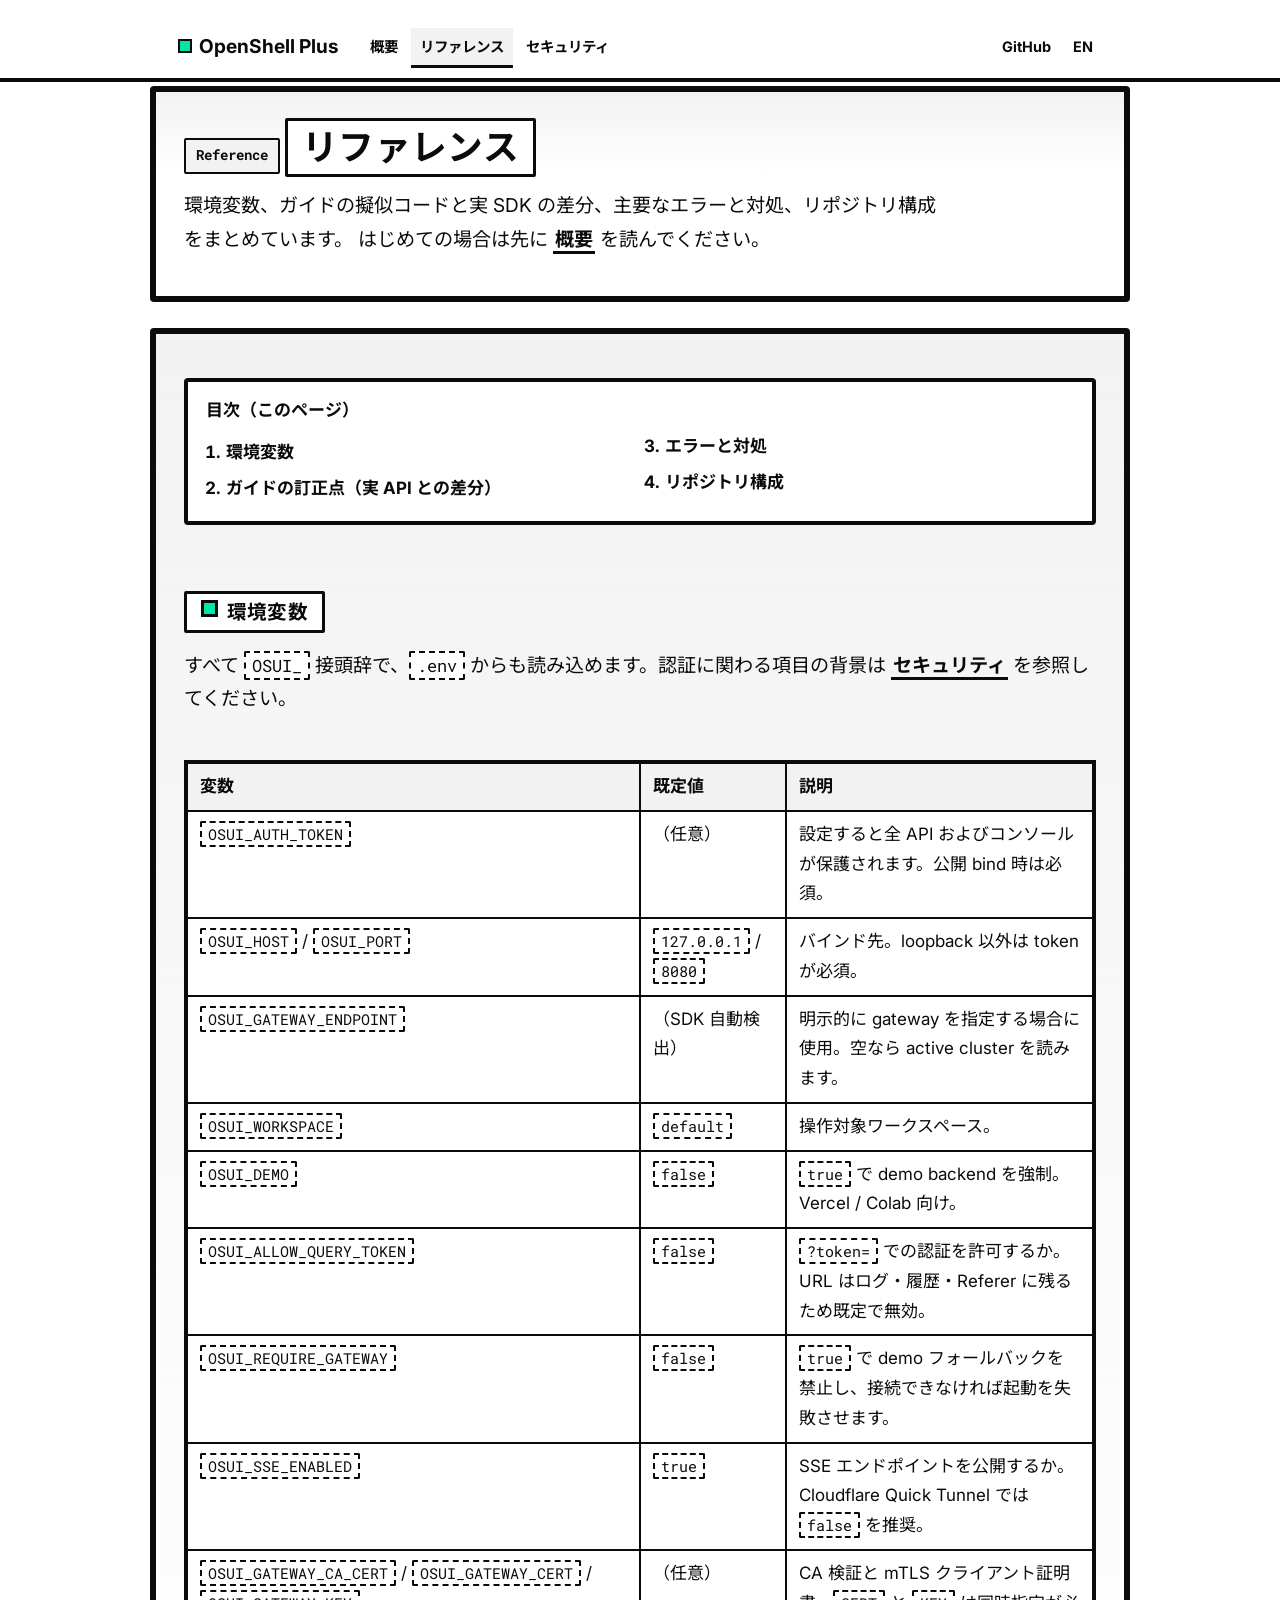
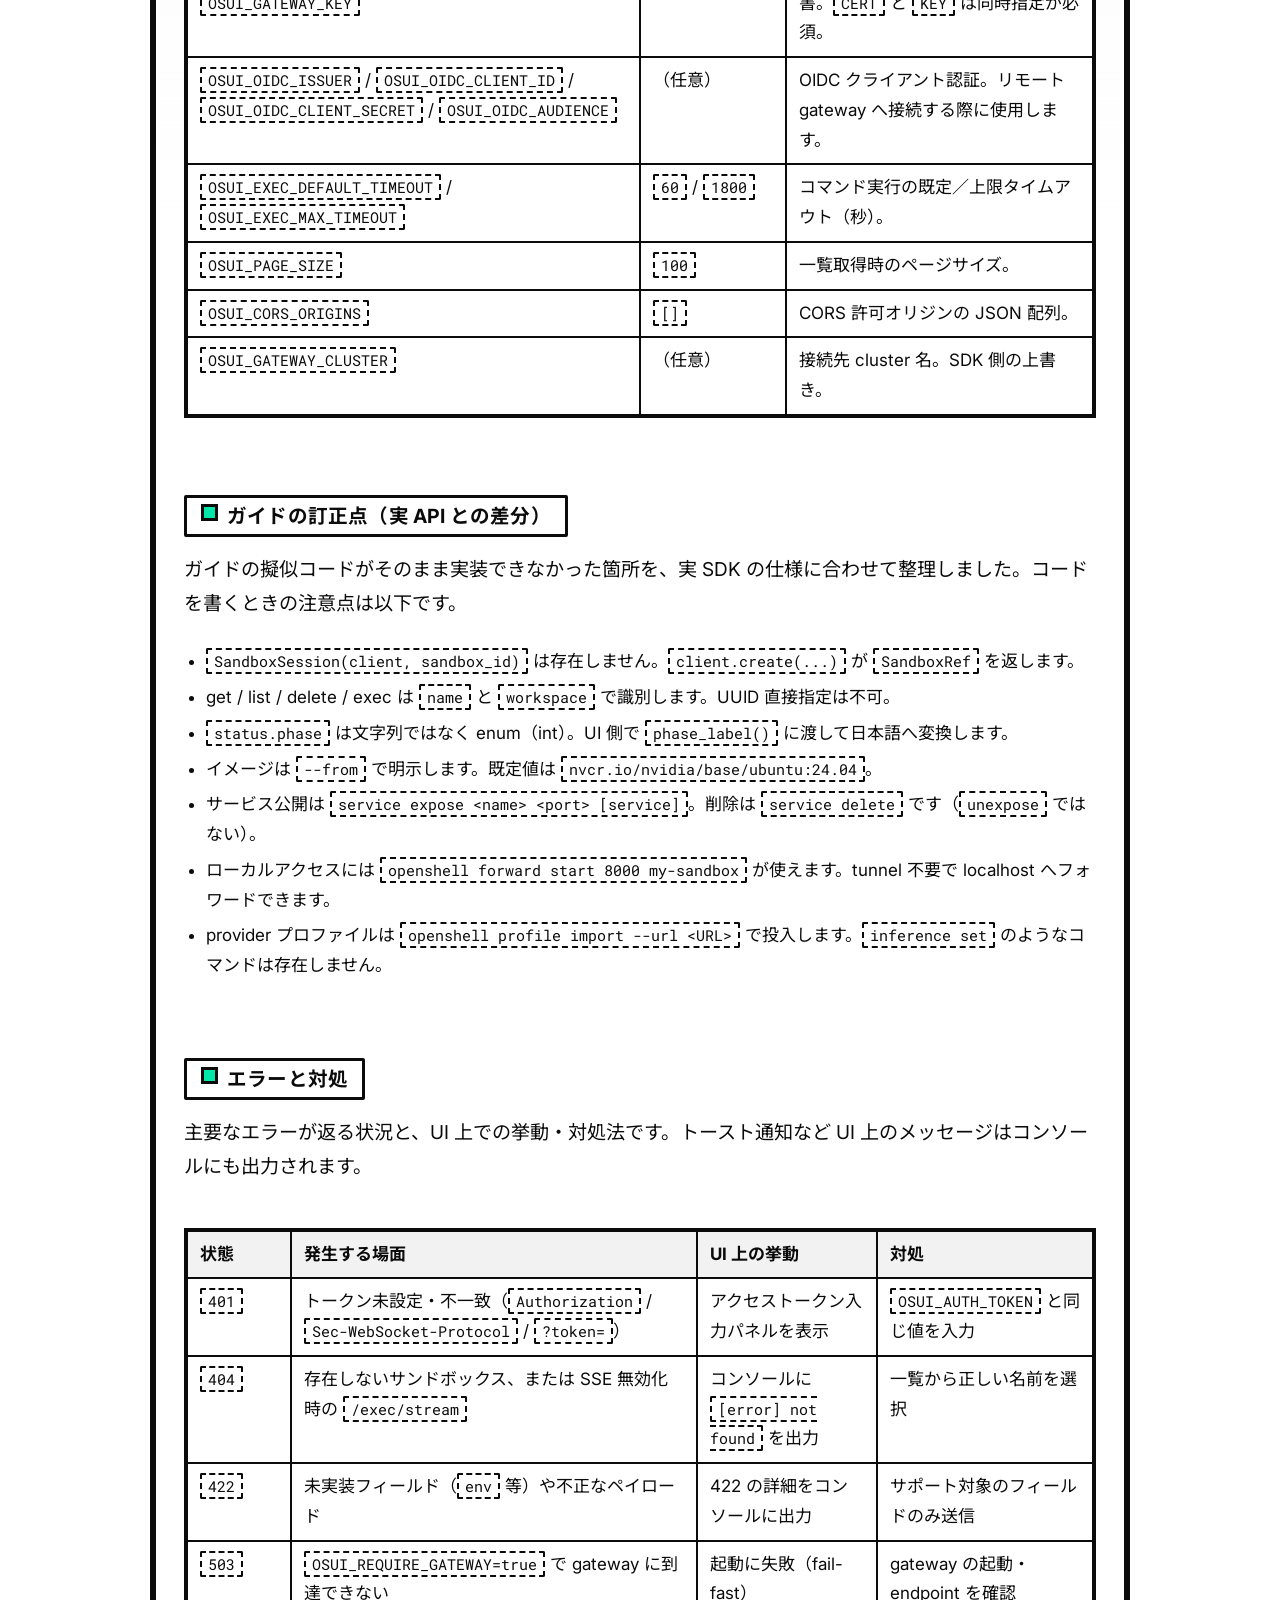
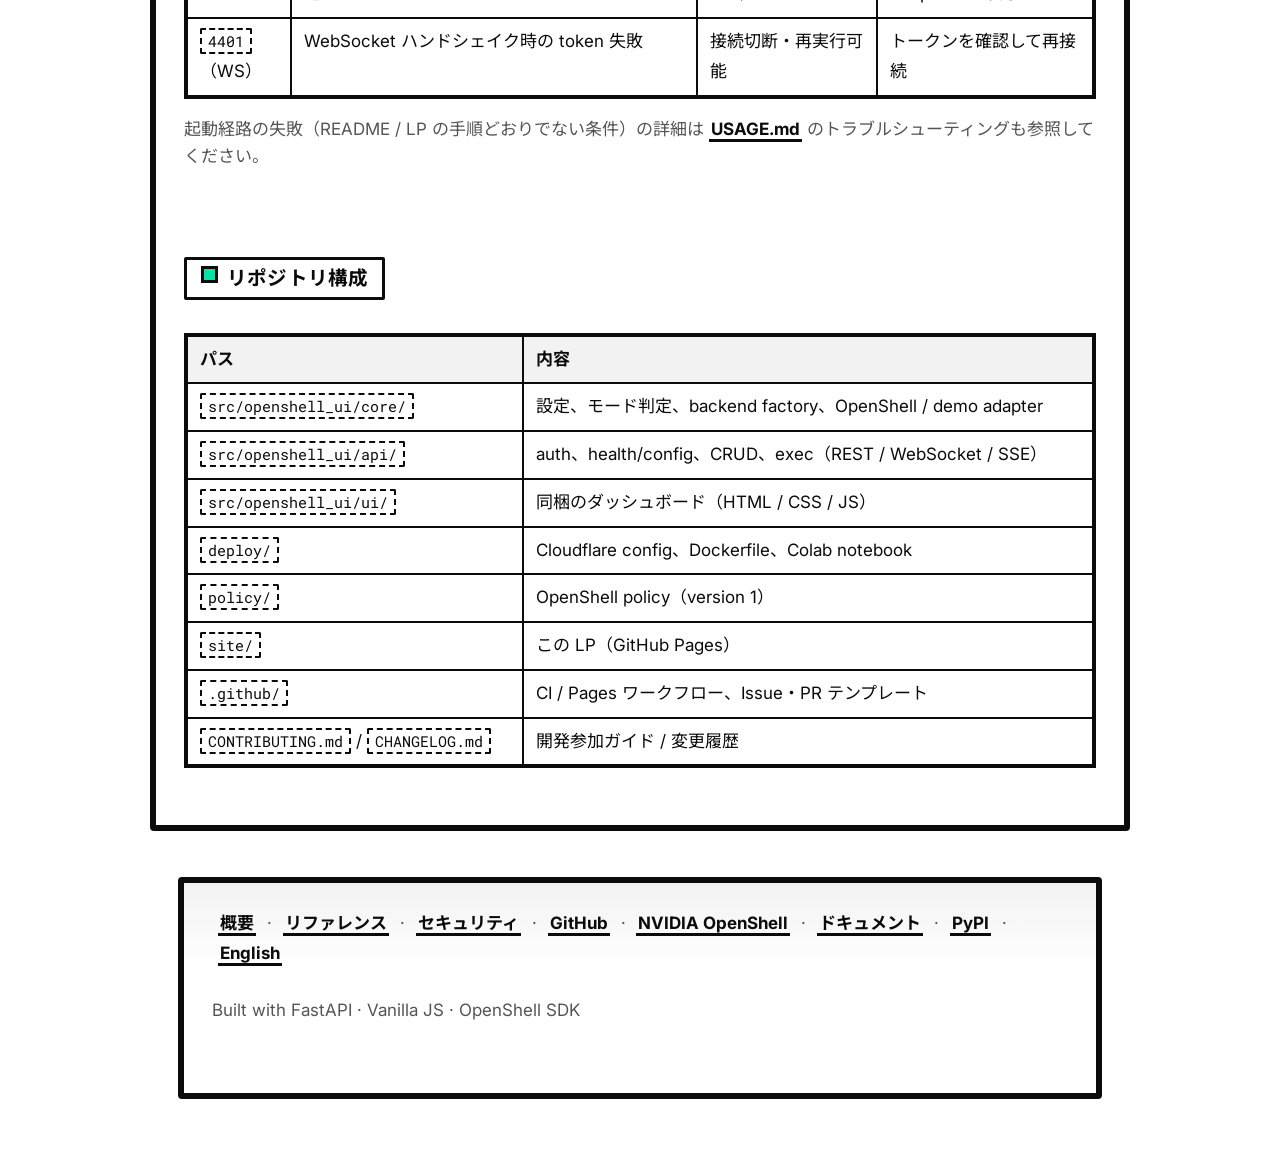
<file: site/reference.html>
<!DOCTYPE html>
<html lang="ja">
<head>
<meta charset="UTF-8">
<meta name="viewport" content="width=device-width, initial-scale=1.0">
<title>リファレンス — OpenShell Plus</title>
<meta name="description" content="OpenShell Plus の環境変数一覧、ガイドの擬似コードと実 SDK の差分、主要エラーと対処、リポジトリ構成をまとめたリファレンス。">
<link rel="canonical" href="https://watanabe3tipapa.github.io/openshell-plus/reference.html">
<meta name="theme-color" content="#ffffff">
<meta property="og:type" content="article">
<meta property="og:site_name" content="OpenShell Plus">
<meta property="og:url" content="https://watanabe3tipapa.github.io/openshell-plus/reference.html">
<meta property="og:title" content="リファレンス — OpenShell Plus">
<meta property="og:description" content="環境変数・API 差分・エラー対処・リポジトリ構成。">
<meta property="og:image" content="https://watanabe3tipapa.github.io/openshell-plus/og-image.png">
<meta property="og:image:width" content="1200">
<meta property="og:image:height" content="630">
<meta property="og:image:alt" content="OpenShell Plus — OpenShell を、ブラウザから。">
<meta property="og:locale" content="ja_JP">
<meta name="twitter:card" content="summary_large_image">
<meta name="twitter:title" content="リファレンス — OpenShell Plus">
<meta name="twitter:description" content="環境変数・API 差分・エラー対処・リポジトリ構成。">
<meta name="twitter:image" content="https://watanabe3tipapa.github.io/openshell-plus/og-image.png">
<link rel="icon" href="./favicon.svg" type="image/svg+xml">
<link rel="apple-touch-icon" href="./apple-touch-icon.png">
<link rel="preconnect" href="https://fonts.googleapis.com">
<link rel="preconnect" href="https://fonts.gstatic.com" crossorigin>
<link href="https://fonts.googleapis.com/css2?family=Inter:wght@400;700&family=Roboto+Mono:wght@400;700&family=Noto+Sans+JP:wght@400;700&display=swap" rel="stylesheet">
<link rel="stylesheet" href="./style.css">
</head>
<body>

<a class="skip-link" href="#main">本文へスキップ</a>

<nav class="site-nav" aria-label="サイト内ナビゲーション">
  <div class="nav-inner">
    <a class="nav-brand" href="./index.html">OpenShell Plus</a>
    <a href="./index.html">概要</a>
    <a href="./reference.html" aria-current="page">リファレンス</a>
    <a href="./security.html">セキュリティ</a>
    <span class="nav-spacer"></span>
    <a data-link="repo" href="https://github.com/watanabe3tipapa/openshell-plus" target="_blank" rel="noopener">GitHub</a>
    <a href="https://github.com/watanabe3tipapa/openshell-plus/blob/main/README_en.md" target="_blank" rel="noopener">EN</a>
  </div>
</nav>

<header class="page-head">
  <div class="wrap">
    <span class="badge">Reference</span>
    <h1 class="page-title">リファレンス</h1>
    <p class="page-sub">
      環境変数、ガイドの擬似コードと実 SDK の差分、主要なエラーと対処、リポジトリ構成をまとめています。
      はじめての場合は先に <a href="./index.html">概要</a> を読んでください。
    </p>
  </div>
</header>

<main class="wrap" id="main">

<nav class="toc" aria-label="目次">
  <p class="toc-title">目次（このページ）</p>
  <ol>
    <li><a href="#env">環境変数</a></li>
    <li><a href="#corrections">ガイドの訂正点（実 API との差分）</a></li>
    <li><a href="#errors">エラーと対処</a></li>
    <li><a href="#structure">リポジトリ構成</a></li>
  </ol>
</nav>

<section id="env">
  <h2>環境変数</h2>
  <p class="lead">すべて <code>OSUI_</code> 接頭辞で、<code>.env</code> からも読み込めます。認証に関わる項目の背景は <a href="./security.html">セキュリティ</a> を参照してください。</p>
  <div class="table-wrap">
    <table>
      <thead><tr><th>変数</th><th>既定値</th><th>説明</th></tr></thead>
      <tbody>
        <tr><td><code>OSUI_AUTH_TOKEN</code></td><td>（任意）</td><td>設定すると全 API およびコンソールが保護されます。公開 bind 時は必須。</td></tr>
        <tr><td><code>OSUI_HOST</code> / <code>OSUI_PORT</code></td><td><code>127.0.0.1</code> / <code>8080</code></td><td>バインド先。loopback 以外は token が必須。</td></tr>
        <tr><td><code>OSUI_GATEWAY_ENDPOINT</code></td><td>（SDK 自動検出）</td><td>明示的に gateway を指定する場合に使用。空なら active cluster を読みます。</td></tr>
        <tr><td><code>OSUI_WORKSPACE</code></td><td><code>default</code></td><td>操作対象ワークスペース。</td></tr>
        <tr><td><code>OSUI_DEMO</code></td><td><code>false</code></td><td><code>true</code> で demo backend を強制。Vercel / Colab 向け。</td></tr>
        <tr><td><code>OSUI_ALLOW_QUERY_TOKEN</code></td><td><code>false</code></td><td><code>?token=</code> での認証を許可するか。URL はログ・履歴・Referer に残るため既定で無効。</td></tr>
        <tr><td><code>OSUI_REQUIRE_GATEWAY</code></td><td><code>false</code></td><td><code>true</code> で demo フォールバックを禁止し、接続できなければ起動を失敗させます。</td></tr>
        <tr><td><code>OSUI_SSE_ENABLED</code></td><td><code>true</code></td><td>SSE エンドポイントを公開するか。Cloudflare Quick Tunnel では <code>false</code> を推奨。</td></tr>
        <tr><td><code>OSUI_GATEWAY_CA_CERT</code> / <code>OSUI_GATEWAY_CERT</code> / <code>OSUI_GATEWAY_KEY</code></td><td>（任意）</td><td>CA 検証と mTLS クライアント証明書。<code>CERT</code> と <code>KEY</code> は同時指定が必須。</td></tr>
        <tr><td><code>OSUI_OIDC_ISSUER</code> / <code>OSUI_OIDC_CLIENT_ID</code> / <code>OSUI_OIDC_CLIENT_SECRET</code> / <code>OSUI_OIDC_AUDIENCE</code></td><td>（任意）</td><td>OIDC クライアント認証。リモート gateway へ接続する際に使用します。</td></tr>
        <tr><td><code>OSUI_EXEC_DEFAULT_TIMEOUT</code> / <code>OSUI_EXEC_MAX_TIMEOUT</code></td><td><code>60</code> / <code>1800</code></td><td>コマンド実行の既定／上限タイムアウト（秒）。</td></tr>
        <tr><td><code>OSUI_PAGE_SIZE</code></td><td><code>100</code></td><td>一覧取得時のページサイズ。</td></tr>
        <tr><td><code>OSUI_CORS_ORIGINS</code></td><td><code>[]</code></td><td>CORS 許可オリジンの JSON 配列。</td></tr>
        <tr><td><code>OSUI_GATEWAY_CLUSTER</code></td><td>（任意）</td><td>接続先 cluster 名。SDK 側の上書き。</td></tr>
      </tbody>
    </table>
  </div>
</section>

<section id="corrections">
  <h2>ガイドの訂正点（実 API との差分）</h2>
  <p class="lead">ガイドの擬似コードがそのまま実装できなかった箇所を、実 SDK の仕様に合わせて整理しました。コードを書くときの注意点は以下です。</p>
  <ul>
    <li><code>SandboxSession(client, sandbox_id)</code> は存在しません。<code>client.create(...)</code> が <code>SandboxRef</code> を返します。</li>
    <li>get / list / delete / exec は <code>name</code> と <code>workspace</code> で識別します。UUID 直接指定は不可。</li>
    <li><code>status.phase</code> は文字列ではなく enum（int）。UI 側で <code>phase_label()</code> に渡して日本語へ変換します。</li>
    <li>イメージは <code>--from</code> で明示します。既定値は <code>nvcr.io/nvidia/base/ubuntu:24.04</code>。</li>
    <li>サービス公開は <code>service expose &lt;name&gt; &lt;port&gt; [service]</code>。削除は <code>service delete</code> です（<code>unexpose</code> ではない）。</li>
    <li>ローカルアクセスには <code>openshell forward start 8000 my-sandbox</code> が使えます。tunnel 不要で localhost へフォワードできます。</li>
    <li>provider プロファイルは <code>openshell profile import --url &lt;URL&gt;</code> で投入します。<code>inference set</code> のようなコマンドは存在しません。</li>
  </ul>
</section>

<section id="errors">
  <h2>エラーと対処</h2>
  <p class="lead">主要なエラーが返る状況と、UI 上での挙動・対処法です。トースト通知など UI 上のメッセージはコンソールにも出力されます。</p>
  <div class="table-wrap">
    <table>
      <thead><tr><th>状態</th><th>発生する場面</th><th>UI 上の挙動</th><th>対処</th></tr></thead>
      <tbody>
        <tr><td><code>401</code></td><td>トークン未設定・不一致（<code>Authorization</code> / <code>Sec-WebSocket-Protocol</code> / <code>?token=</code>）</td><td>アクセストークン入力パネルを表示</td><td><code>OSUI_AUTH_TOKEN</code> と同じ値を入力</td></tr>
        <tr><td><code>404</code></td><td>存在しないサンドボックス、または SSE 無効化時の <code>/exec/stream</code></td><td>コンソールに <code>[error] not found</code> を出力</td><td>一覧から正しい名前を選択</td></tr>
        <tr><td><code>422</code></td><td>未実装フィールド（<code>env</code> 等）や不正なペイロード</td><td>422 の詳細をコンソールに出力</td><td>サポート対象のフィールドのみ送信</td></tr>
        <tr><td><code>503</code></td><td><code>OSUI_REQUIRE_GATEWAY=true</code> で gateway に到達できない</td><td>起動に失敗（fail-fast）</td><td>gateway の起動・endpoint を確認</td></tr>
        <tr><td><code>4401</code>（WS）</td><td>WebSocket ハンドシェイク時の token 失敗</td><td>接続切断・再実行可能</td><td>トークンを確認して再接続</td></tr>
      </tbody>
    </table>
  </div>
  <p class="muted">
    起動経路の失敗（README / LP の手順どおりでない条件）の詳細は
    <a href="https://github.com/watanabe3tipapa/openshell-plus/blob/main/USAGE.md">USAGE.md</a> のトラブルシューティングも参照してください。
  </p>
</section>

<section id="structure">
  <h2>リポジトリ構成</h2>
  <div class="table-wrap">
    <table>
      <thead><tr><th>パス</th><th>内容</th></tr></thead>
      <tbody>
        <tr><td><code>src/openshell_ui/core/</code></td><td>設定、モード判定、backend factory、OpenShell / demo adapter</td></tr>
        <tr><td><code>src/openshell_ui/api/</code></td><td>auth、health/config、CRUD、exec（REST / WebSocket / SSE）</td></tr>
        <tr><td><code>src/openshell_ui/ui/</code></td><td>同梱のダッシュボード（HTML / CSS / JS）</td></tr>
        <tr><td><code>deploy/</code></td><td>Cloudflare config、Dockerfile、Colab notebook</td></tr>
        <tr><td><code>policy/</code></td><td>OpenShell policy（version 1）</td></tr>
        <tr><td><code>site/</code></td><td>この LP（GitHub Pages）</td></tr>
        <tr><td><code>.github/</code></td><td>CI / Pages ワークフロー、Issue・PR テンプレート</td></tr>
        <tr><td><code>CONTRIBUTING.md</code> / <code>CHANGELOG.md</code></td><td>開発参加ガイド / 変更履歴</td></tr>
      </tbody>
    </table>
  </div>
</section>

</main>

<footer>
  <div class="wrap">
    <p>
      <a href="./index.html">概要</a> ·
      <a href="./reference.html">リファレンス</a> ·
      <a href="./security.html">セキュリティ</a> ·
      <a data-link="repo" href="https://github.com/watanabe3tipapa/openshell-plus" target="_blank" rel="noopener">GitHub</a> ·
      <a data-link="openshell" href="https://github.com/NVIDIA/OpenShell" target="_blank" rel="noopener">NVIDIA OpenShell</a> ·
      <a data-link="docs" href="https://docs.nvidia.com/openshell/latest/" target="_blank" rel="noopener">ドキュメント</a> ·
      <a data-link="sdk" href="https://pypi.org/project/openshell/" target="_blank" rel="noopener">PyPI</a> ·
      <a href="https://github.com/watanabe3tipapa/openshell-plus/blob/main/README_en.md" target="_blank" rel="noopener">English</a>
    </p>
    <p>Built with FastAPI · Vanilla JS · OpenShell SDK</p>
  </div>
</footer>

<script src="./config.js"></script>
<script src="./app.js"></script>
</body>
</html>
</file>
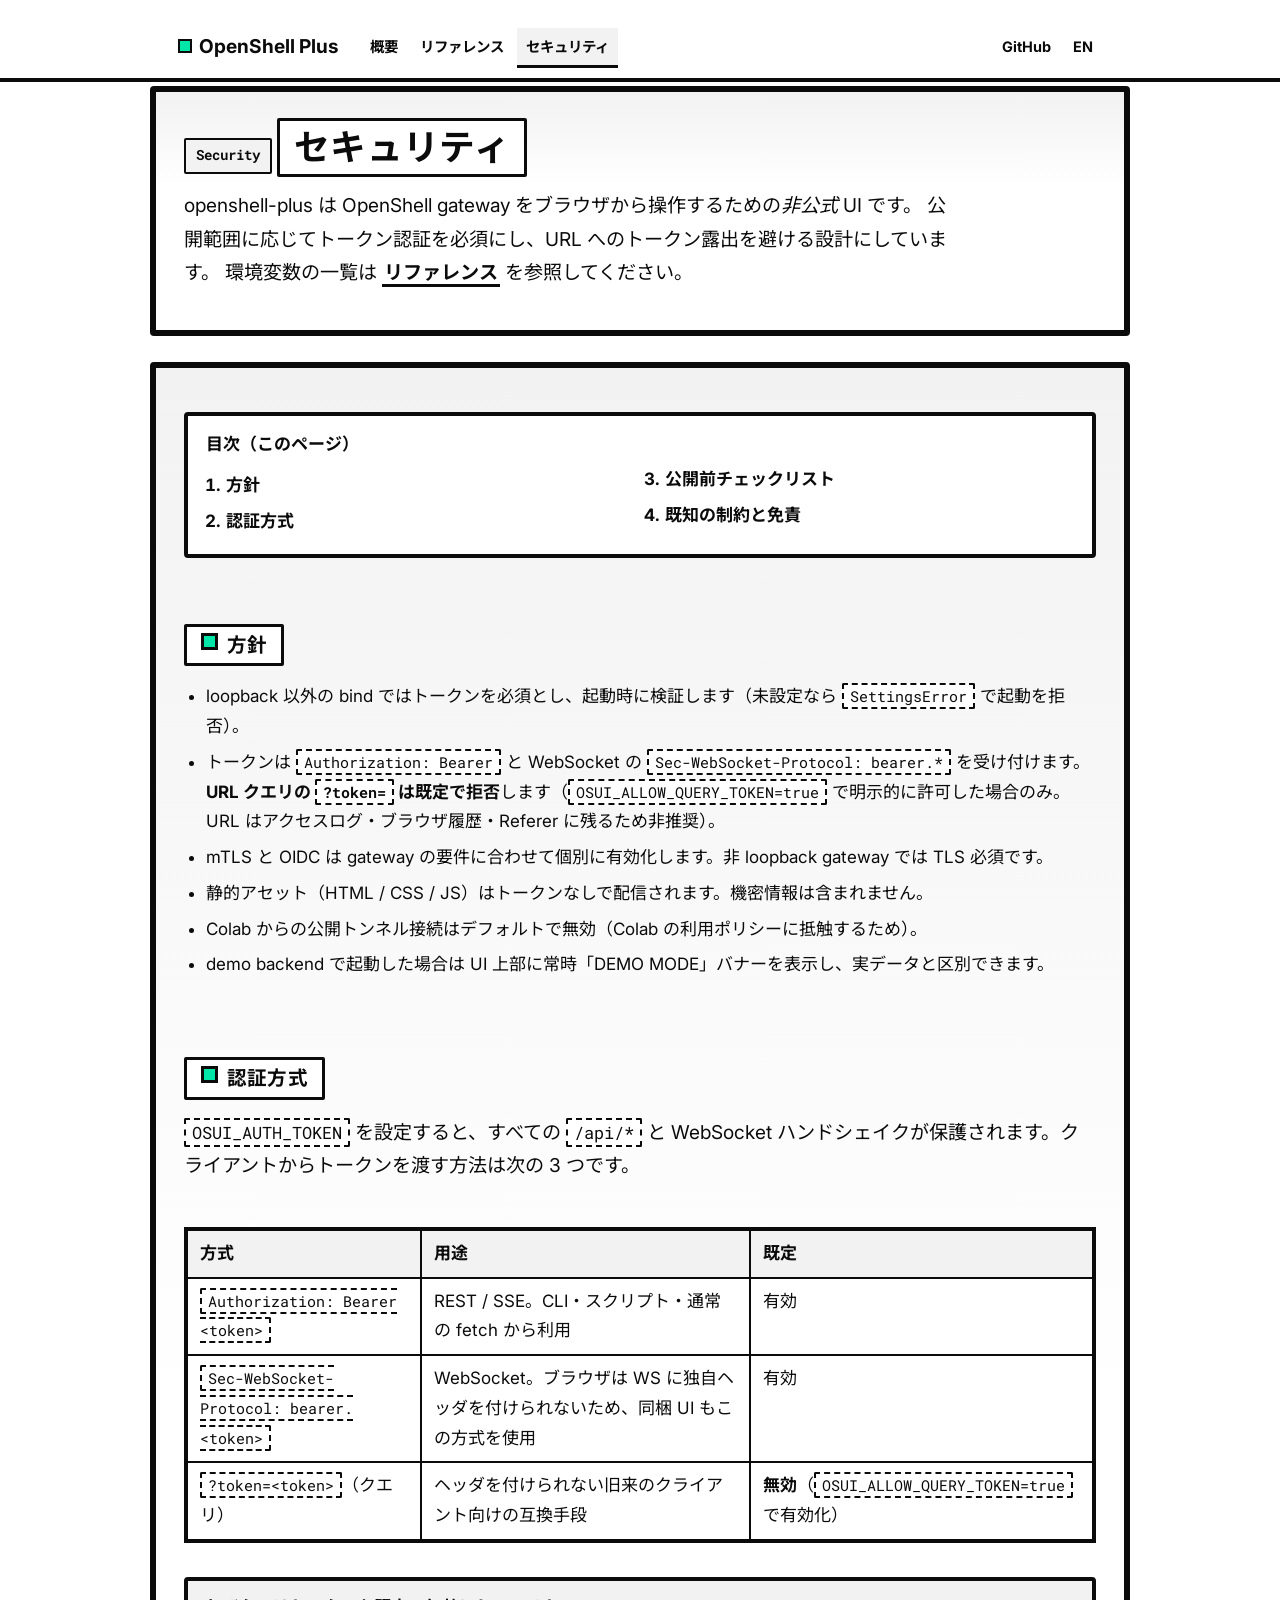
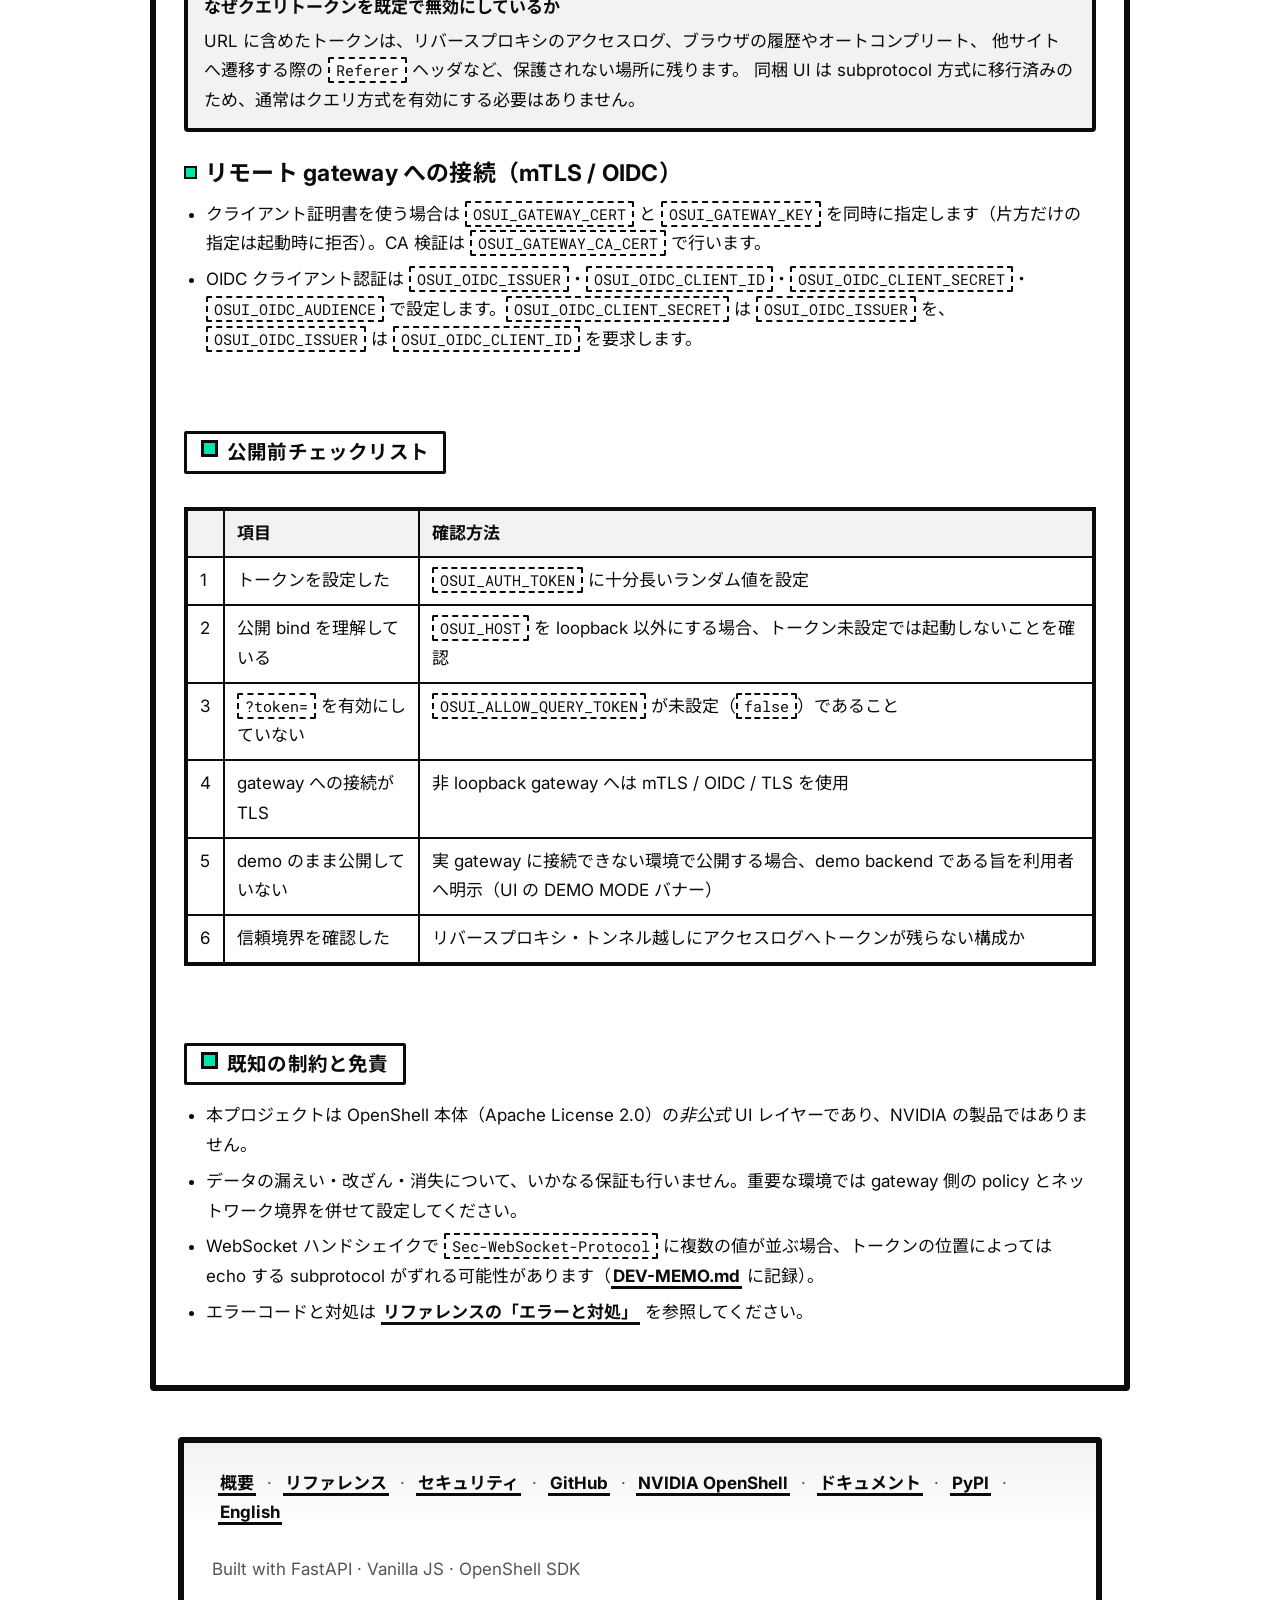
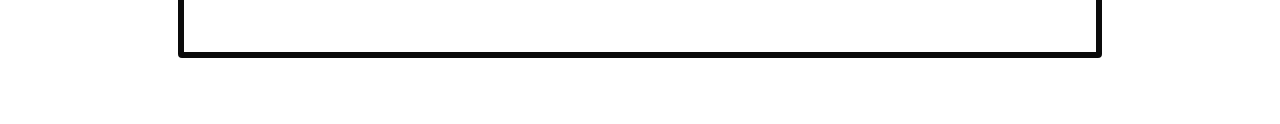
<file: site/security.html>
<!DOCTYPE html>
<html lang="ja">
<head>
<meta charset="UTF-8">
<meta name="viewport" content="width=device-width, initial-scale=1.0">
<title>セキュリティ — OpenShell Plus</title>
<meta name="description" content="OpenShell Plus の認証方式（Bearer / WebSocket subprotocol / query token の既定無効）、mTLS・OIDC、公開前チェックリスト、データ取り扱いの注意。">
<link rel="canonical" href="https://watanabe3tipapa.github.io/openshell-plus/security.html">
<meta name="theme-color" content="#ffffff">
<meta property="og:type" content="article">
<meta property="og:site_name" content="OpenShell Plus">
<meta property="og:url" content="https://watanabe3tipapa.github.io/openshell-plus/security.html">
<meta property="og:title" content="セキュリティ — OpenShell Plus">
<meta property="og:description" content="認証方式・mTLS/OIDC・公開前チェックリスト。">
<meta property="og:image" content="https://watanabe3tipapa.github.io/openshell-plus/og-image.png">
<meta property="og:image:width" content="1200">
<meta property="og:image:height" content="630">
<meta property="og:image:alt" content="OpenShell Plus — OpenShell を、ブラウザから。">
<meta property="og:locale" content="ja_JP">
<meta name="twitter:card" content="summary_large_image">
<meta name="twitter:title" content="セキュリティ — OpenShell Plus">
<meta name="twitter:description" content="認証方式・mTLS/OIDC・公開前チェックリスト。">
<meta name="twitter:image" content="https://watanabe3tipapa.github.io/openshell-plus/og-image.png">
<link rel="icon" href="./favicon.svg" type="image/svg+xml">
<link rel="apple-touch-icon" href="./apple-touch-icon.png">
<link rel="preconnect" href="https://fonts.googleapis.com">
<link rel="preconnect" href="https://fonts.gstatic.com" crossorigin>
<link href="https://fonts.googleapis.com/css2?family=Inter:wght@400;700&family=Roboto+Mono:wght@400;700&family=Noto+Sans+JP:wght@400;700&display=swap" rel="stylesheet">
<link rel="stylesheet" href="./style.css">
</head>
<body>

<a class="skip-link" href="#main">本文へスキップ</a>

<nav class="site-nav" aria-label="サイト内ナビゲーション">
  <div class="nav-inner">
    <a class="nav-brand" href="./index.html">OpenShell Plus</a>
    <a href="./index.html">概要</a>
    <a href="./reference.html">リファレンス</a>
    <a href="./security.html" aria-current="page">セキュリティ</a>
    <span class="nav-spacer"></span>
    <a data-link="repo" href="https://github.com/watanabe3tipapa/openshell-plus" target="_blank" rel="noopener">GitHub</a>
    <a href="https://github.com/watanabe3tipapa/openshell-plus/blob/main/README_en.md" target="_blank" rel="noopener">EN</a>
  </div>
</nav>

<header class="page-head">
  <div class="wrap">
    <span class="badge">Security</span>
    <h1 class="page-title">セキュリティ</h1>
    <p class="page-sub">
      openshell-plus は OpenShell gateway をブラウザから操作するための<em>非公式</em> UI です。
      公開範囲に応じてトークン認証を必須にし、URL へのトークン露出を避ける設計にしています。
      環境変数の一覧は <a href="./reference.html#env">リファレンス</a> を参照してください。
    </p>
  </div>
</header>

<main class="wrap" id="main">

<nav class="toc" aria-label="目次">
  <p class="toc-title">目次（このページ）</p>
  <ol>
    <li><a href="#policy">方針</a></li>
    <li><a href="#auth">認証方式</a></li>
    <li><a href="#checklist">公開前チェックリスト</a></li>
    <li><a href="#limits">既知の制約と免責</a></li>
  </ol>
</nav>

<section id="policy">
  <h2>方針</h2>
  <ul>
    <li>loopback 以外の bind ではトークンを必須とし、起動時に検証します（未設定なら <code>SettingsError</code> で起動を拒否）。</li>
    <li>トークンは <code>Authorization: Bearer</code> と WebSocket の <code>Sec-WebSocket-Protocol: bearer.*</code> を受け付けます。<b>URL クエリの <code>?token=</code> は既定で拒否</b>します（<code>OSUI_ALLOW_QUERY_TOKEN=true</code> で明示的に許可した場合のみ。URL はアクセスログ・ブラウザ履歴・Referer に残るため非推奨）。</li>
    <li>mTLS と OIDC は gateway の要件に合わせて個別に有効化します。非 loopback gateway では TLS 必須です。</li>
    <li>静的アセット（HTML / CSS / JS）はトークンなしで配信されます。機密情報は含まれません。</li>
    <li>Colab からの公開トンネル接続はデフォルトで無効（Colab の利用ポリシーに抵触するため）。</li>
    <li>demo backend で起動した場合は UI 上部に常時「DEMO MODE」バナーを表示し、実データと区別できます。</li>
  </ul>
</section>

<section id="auth">
  <h2>認証方式</h2>
  <p class="lead"><code>OSUI_AUTH_TOKEN</code> を設定すると、すべての <code>/api/*</code> と WebSocket ハンドシェイクが保護されます。クライアントからトークンを渡す方法は次の 3 つです。</p>
  <div class="table-wrap">
    <table>
      <thead><tr><th>方式</th><th>用途</th><th>既定</th></tr></thead>
      <tbody>
        <tr><td><code>Authorization: Bearer &lt;token&gt;</code></td><td>REST / SSE。CLI・スクリプト・通常の fetch から利用</td><td>有効</td></tr>
        <tr><td><code>Sec-WebSocket-Protocol: bearer.&lt;token&gt;</code></td><td>WebSocket。ブラウザは WS に独自ヘッダを付けられないため、同梱 UI もこの方式を使用</td><td>有効</td></tr>
        <tr><td><code>?token=&lt;token&gt;</code>（クエリ）</td><td>ヘッダを付けられない旧来のクライアント向けの互換手段</td><td><b>無効</b>（<code>OSUI_ALLOW_QUERY_TOKEN=true</code> で有効化）</td></tr>
      </tbody>
    </table>
  </div>
  <div class="callout callout-warning">
    <strong>なぜクエリトークンを既定で無効にしているか</strong>
    URL に含めたトークンは、リバースプロキシのアクセスログ、ブラウザの履歴やオートコンプリート、
    他サイトへ遷移する際の <code>Referer</code> ヘッダなど、保護されない場所に残ります。
    同梱 UI は subprotocol 方式に移行済みのため、通常はクエリ方式を有効にする必要はありません。
  </div>

  <h3>リモート gateway への接続（mTLS / OIDC）</h3>
  <ul>
    <li>クライアント証明書を使う場合は <code>OSUI_GATEWAY_CERT</code> と <code>OSUI_GATEWAY_KEY</code> を同時に指定します（片方だけの指定は起動時に拒否）。CA 検証は <code>OSUI_GATEWAY_CA_CERT</code> で行います。</li>
    <li>OIDC クライアント認証は <code>OSUI_OIDC_ISSUER</code>・<code>OSUI_OIDC_CLIENT_ID</code>・<code>OSUI_OIDC_CLIENT_SECRET</code>・<code>OSUI_OIDC_AUDIENCE</code> で設定します。<code>OSUI_OIDC_CLIENT_SECRET</code> は <code>OSUI_OIDC_ISSUER</code> を、<code>OSUI_OIDC_ISSUER</code> は <code>OSUI_OIDC_CLIENT_ID</code> を要求します。</li>
  </ul>
</section>

<section id="checklist">
  <h2>公開前チェックリスト</h2>
  <div class="table-wrap">
    <table>
      <thead><tr><th></th><th>項目</th><th>確認方法</th></tr></thead>
      <tbody>
        <tr><td>1</td><td>トークンを設定した</td><td><code>OSUI_AUTH_TOKEN</code> に十分長いランダム値を設定</td></tr>
        <tr><td>2</td><td>公開 bind を理解している</td><td><code>OSUI_HOST</code> を loopback 以外にする場合、トークン未設定では起動しないことを確認</td></tr>
        <tr><td>3</td><td><code>?token=</code> を有効にしていない</td><td><code>OSUI_ALLOW_QUERY_TOKEN</code> が未設定（<code>false</code>）であること</td></tr>
        <tr><td>4</td><td>gateway への接続が TLS</td><td>非 loopback gateway へは mTLS / OIDC / TLS を使用</td></tr>
        <tr><td>5</td><td>demo のまま公開していない</td><td>実 gateway に接続できない環境で公開する場合、demo backend である旨を利用者へ明示（UI の DEMO MODE バナー）</td></tr>
        <tr><td>6</td><td>信頼境界を確認した</td><td>リバースプロキシ・トンネル越しにアクセスログへトークンが残らない構成か</td></tr>
      </tbody>
    </table>
  </div>
</section>

<section id="limits">
  <h2>既知の制約と免責</h2>
  <ul>
    <li>本プロジェクトは OpenShell 本体（Apache License 2.0）の<em>非公式</em> UI レイヤーであり、NVIDIA の製品ではありません。</li>
    <li>データの漏えい・改ざん・消失について、いかなる保証も行いません。重要な環境では gateway 側の policy とネットワーク境界を併せて設定してください。</li>
    <li>WebSocket ハンドシェイクで <code>Sec-WebSocket-Protocol</code> に複数の値が並ぶ場合、トークンの位置によっては echo する subprotocol がずれる可能性があります（<a href="https://github.com/watanabe3tipapa/openshell-plus/blob/main/DEV-MEMO.md">DEV-MEMO.md</a> に記録）。</li>
    <li>エラーコードと対処は <a href="./reference.html#errors">リファレンスの「エラーと対処」</a> を参照してください。</li>
  </ul>
</section>

</main>

<footer>
  <div class="wrap">
    <p>
      <a href="./index.html">概要</a> ·
      <a href="./reference.html">リファレンス</a> ·
      <a href="./security.html">セキュリティ</a> ·
      <a data-link="repo" href="https://github.com/watanabe3tipapa/openshell-plus" target="_blank" rel="noopener">GitHub</a> ·
      <a data-link="openshell" href="https://github.com/NVIDIA/OpenShell" target="_blank" rel="noopener">NVIDIA OpenShell</a> ·
      <a data-link="docs" href="https://docs.nvidia.com/openshell/latest/" target="_blank" rel="noopener">ドキュメント</a> ·
      <a data-link="sdk" href="https://pypi.org/project/openshell/" target="_blank" rel="noopener">PyPI</a> ·
      <a href="https://github.com/watanabe3tipapa/openshell-plus/blob/main/README_en.md" target="_blank" rel="noopener">English</a>
    </p>
    <p>Built with FastAPI · Vanilla JS · OpenShell SDK</p>
  </div>
</footer>

<script src="./config.js"></script>
<script src="./app.js"></script>
</body>
</html>
</file>
<file: site/style.css>
/* openshell-plus LP — brutalist theme aligned with quarto-plus (themes/site.css)
   tokens: white ground, ink black, mint accent, 3-4px solid borders, no soft shadow */

:root {
  --bg: #ffffff;
  --fg: #0b0b0b;
  --accent: #00e5a8;
  --muted: #f2f2f2;
  --border: #0b0b0b;
  --radius: 4px;
  --ink-soft: #555555;
  --warning: #f2f2f2;
  --font-ui: Inter, "Noto Sans JP", "Hiragino Kaku Gothic ProN", "Hiragino Sans",
    Meiryo, sans-serif;
  --font-mono: ui-monospace, SFMono-Regular, Menlo, Monaco, "Roboto Mono",
    "Noto Mono", monospace;
  --step--2: clamp(0.75rem, 0.7rem + 0.2vw, 0.875rem);
  --step--1: clamp(0.875rem, 0.8rem + 0.3vw, 1rem);
  --step-0: clamp(1rem, 0.9rem + 0.4vw, 1.125rem);
  --step-1: clamp(1.15rem, 1.05rem + 0.4vw, 1.35rem);
  --step-2: clamp(1.3rem, 1.1rem + 0.7vw, 1.6rem);
  --space: clamp(1rem, 0.7rem + 1.2vw, 1.75rem);
}

* { box-sizing: border-box; margin: 0; padding: 0; }

html { scroll-behavior: smooth; font-size: 17px; }

body {
  font-family: var(--font-ui);
  background: var(--bg);
  color: var(--fg);
  line-height: 1.75;
  font-size: 1rem;
  -webkit-font-smoothing: antialiased;
  padding: 18px 0 0;
}

::selection { background: var(--accent); color: var(--fg); }

a {
  color: var(--fg);
  font-weight: 700;
  text-decoration: none;
  border-bottom: 3px solid var(--border);
  padding: 0 2px;
}
a:hover { background: var(--accent); }

/* ---- コンテンツ枠 ---- */
.wrap {
  max-width: 980px;
  margin: 0 auto 26px;
  padding: 26px 28px 40px;
  border: 6px solid var(--border);
  border-radius: var(--radius);
  background: linear-gradient(180deg, var(--muted), transparent 40%);
}

h1, h2, h3 { font-weight: 700; line-height: 1.25; letter-spacing: 0.01em; }

code, pre { font-family: var(--font-mono); }

/* ---- インラインコード（破線チップ） ---- */
code {
  font-size: 0.88em;
  background: var(--bg);
  padding: 1px 6px;
  border: 2px dashed var(--border);
  border-radius: 2px;
}

/* ---- コードブロック ---- */
pre {
  background: var(--bg);
  border: 4px solid var(--border);
  border-radius: var(--radius);
  padding: 14px 16px;
  overflow-x: auto;
  font-size: var(--step--2);
  line-height: 1.7;
  margin: 0.9rem 0 1.3rem;
}
pre code { background: none; border: none; padding: 0; font-size: 0.9rem; }
pre.steps { counter-reset: step; }
pre.steps code { display: block; }

/* ---- ヒーロー ---- */
header { padding-top: 6px; }

.badge {
  display: inline-block;
  font-family: var(--font-mono);
  font-size: 0.8rem;
  font-weight: 700;
  padding: 4px 10px;
  border: 2px solid var(--border);
  background: var(--muted);
  border-radius: 2px;
  margin-bottom: 14px;
}

.hero-title {
  display: inline-block;
  margin: 0 0 14px;
  padding: 6px 16px;
  border: 3px solid var(--border);
  background: var(--bg);
  border-radius: 2px;
  font-size: clamp(2rem, 1.4rem + 2.4vw, 2.6rem);
  font-weight: 700;
  line-height: 1.2;
}

.hero-sub {
  font-size: var(--step-1);
  max-width: 62ch;
  margin: 0 0 18px;
  line-height: 1.7;
}

.hero-meta {
  display: flex;
  gap: 8px;
  margin: 0 0 18px;
  font-family: var(--font-mono);
  font-size: var(--step--2);
  flex-wrap: wrap;
}
.hero-meta span {
  padding: 4px 10px;
  border: 2px solid var(--border);
  background: var(--bg);
  border-radius: 2px;
}

.cta { display: flex; gap: 10px; margin: 18px 0 6px; flex-wrap: wrap; }
.btn {
  display: inline-block;
  padding: 10px 16px;
  border: 4px solid var(--border);
  background: var(--accent);
  color: var(--fg);
  border-radius: 2px;
  font-weight: 700;
  font-family: var(--font-ui);
  font-size: var(--step--1);
  text-decoration: none;
  border-bottom-width: 4px;
}
.btn:hover { background: var(--fg); color: var(--bg); }
.btn img { display: block; }
.btn.btn-ghost { background: var(--bg); color: var(--fg); }
.btn.btn-ghost:hover { background: var(--accent); color: var(--fg); }
.btn[aria-disabled="true"] { opacity: 0.4; pointer-events: none; }

/* ---- セクション ---- */
section { padding-top: 26px; }

/* スティッカーボックス + アクセント四角 */
h2 {
  display: table;
  padding: 6px 14px;
  margin: 34px 0 16px;
  border: 3px solid var(--border);
  background: var(--bg);
  border-radius: 2px;
  font-size: 1.15rem;
  font-weight: 700;
}
h2::before {
  content: "";
  display: inline-block;
  width: 11px;
  height: 11px;
  margin-right: 9px;
  vertical-align: 2px;
  background: var(--accent);
  border: 3px solid var(--border);
}

h3 { font-size: var(--step-1); margin: 1.6rem 0 0.5rem; }
h3::before {
  content: "";
  display: inline-block;
  width: 9px;
  height: 9px;
  margin-right: 8px;
  vertical-align: 2px;
  background: var(--accent);
  border: 2px solid var(--border);
}

p { margin-bottom: var(--space); }
.lead { font-size: var(--step-0); }
.muted { color: var(--ink-soft); font-size: var(--step--1); line-height: 1.6; }

/* ---- カード ---- */
.cards {
  display: grid;
  grid-template-columns: repeat(auto-fit, minmax(240px, 1fr));
  gap: 14px;
  margin: 1.2rem 0;
}
.card {
  background: var(--bg);
  border: 4px solid var(--border);
  border-radius: var(--radius);
  padding: 14px 16px;
}
.card:hover { background: var(--muted); }
.card h3 { margin: 0 0 6px; font-size: var(--step-0); }
.card p { margin: 0; font-size: var(--step--1); }
.card .tag {
  display: inline-block;
  font-family: var(--font-mono);
  font-size: var(--step--2);
  font-weight: 700;
  padding: 2px 8px;
  border: 2px solid var(--border);
  background: var(--accent);
  border-radius: 2px;
  margin-bottom: 8px;
}

/* ---- テーブル ---- */
.table-wrap { overflow-x: auto; }
table {
  width: 100%;
  border: 4px solid var(--border);
  border-collapse: collapse;
  background: var(--bg);
  margin: 1rem 0;
  font-size: 1rem;
}
th, td {
  border: 2px solid var(--border);
  padding: 8px 12px;
  text-align: left;
  vertical-align: top;
}
th { background: var(--muted); font-weight: 700; }
tr:hover td { background: var(--muted); }

/* ---- コールアウト ---- */
.callout {
  border: 4px solid var(--border);
  border-left-width: 4px;
  border-radius: var(--radius);
  padding: 12px 16px;
  margin: 1rem 0;
  background: var(--bg);
  font-size: var(--step--1);
}
.callout strong { display: block; margin-bottom: 4px; }
.callout-info { background: var(--muted); }
.callout-warning { background: var(--muted); }
.callout-accent { background: var(--accent); }
.callout a { border-bottom-width: 2px; }
.callout a:hover { background: var(--fg); color: var(--bg); }

/* ---- フロー図 ---- */
.flow { display: flex; align-items: stretch; gap: 10px; flex-wrap: wrap; margin: 1.2rem 0; }
.flow .node {
  flex: 1 1 170px;
  background: var(--bg);
  border: 3px solid var(--border);
  border-radius: 2px;
  padding: 10px 12px;
  font-size: var(--step--2);
}
.flow .node b { display: block; margin-bottom: 2px; font-size: var(--step--1); }
.flow .arrow { align-self: center; font-size: 1.1rem; font-weight: 700; }

/* ---- リスト ---- */
ul, ol { margin: 0.7rem 0 1rem 1.3rem; }
li { margin: 6px 0; }
li::marker { font-weight: 700; }

/* ---- Colab 導線 ---- */
.colab-open {
  display: inline-block;
  padding: 18px 22px;
  margin: 14px 0;
  border: 4px solid var(--border);
  background: var(--bg);
  border-radius: var(--radius);
}
.colab-open a { border: 0; padding: 0; background: none; }
.colab-open a:hover { background: var(--accent); }
.colab-open img { display: block; }

footer {
  max-width: 980px;
  margin: 0 auto;
  padding: 20px 28px 40px;
  color: var(--ink-soft);
  font-size: var(--step--1);
}
footer a { margin: 0 0.35rem; }

/* ---- 構成図（Archify 生成 HTML の埋め込み） ---- */
.diagram-frame {
  position: relative;
  width: 100%;
  height: clamp(560px, 88vh, 940px);
  border: 4px solid var(--border);
  border-radius: var(--radius);
  overflow: hidden;
  background: #f2f2f2;
  margin: 1rem 0 1.4rem;
}
.diagram-frame iframe {
  display: block;
  width: 100%;
  height: 100%;
  border: 0;
}
.diagram-actions {
  display: flex;
  gap: 10px;
  flex-wrap: wrap;
  margin: 0.4rem 0 0.8rem;
}
.diagram-actions .btn {
  font-size: var(--step--2);
  padding: 6px 14px;
}

/* ---- スキップリンク / ナビゲーション ---- */
.skip-link {
  position: absolute;
  left: -999px;
  top: 0;
  z-index: 200;
  background: var(--accent);
  color: var(--fg);
  border: 3px solid var(--border);
  padding: 8px 14px;
  font-weight: 700;
}
.skip-link:focus { left: 8px; top: 8px; }

.site-nav {
  position: sticky;
  top: 0;
  z-index: 100;
  background: var(--bg);
  border-bottom: 4px solid var(--border);
}
.site-nav .nav-inner {
  max-width: 980px;
  margin: 0 auto;
  padding: 6px 28px;
  display: flex;
  gap: 4px;
  align-items: center;
  overflow-x: auto;
}
.site-nav a {
  border: 0;
  border-bottom: 3px solid transparent;
  padding: 6px 9px;
  font-size: var(--step--2);
  white-space: nowrap;
  font-weight: 700;
}
.site-nav a:hover { background: var(--accent); border-bottom-color: var(--border); }
.site-nav a.nav-brand {
  font-size: var(--step-0);
  margin-right: 10px;
  padding-left: 0;
}
.site-nav a.nav-brand::before {
  content: "";
  display: inline-block;
  width: 10px;
  height: 10px;
  margin-right: 7px;
  vertical-align: 0;
  background: var(--accent);
  border: 2px solid var(--border);
}
.site-nav a[aria-current="page"] {
  border-bottom-color: var(--border);
  background: var(--muted);
}
.nav-spacer { flex: 1 1 auto; }

/* ---- サブページのヘッダー ---- */
.page-head { padding-top: 4px; }
.page-title {
  display: inline-block;
  margin: 0 0 12px;
  padding: 5px 14px;
  border: 3px solid var(--border);
  background: var(--bg);
  border-radius: 2px;
  font-size: clamp(1.6rem, 1.2rem + 1.6vw, 2.1rem);
  font-weight: 700;
  line-height: 1.2;
}
.page-sub { font-size: var(--step-0); max-width: 64ch; margin: 0; }

/* ---- 続きを読む ---- */
.read-next h2 { margin-top: 8px; }
.read-next .card a { border-bottom-width: 3px; }

/* ---- 目次 ---- */
.toc {
  border: 4px solid var(--border);
  border-radius: var(--radius);
  background: var(--bg);
  padding: 14px 18px;
  margin: 18px 0 6px;
}
.toc-title {
  font-weight: 700;
  margin: 0 0 6px;
  font-size: var(--step--1);
}
.toc ol {
  columns: 2;
  column-gap: 30px;
  margin: 0 0 0 1.2rem;
}
.toc a { border: 0; padding: 0; }
.toc a:hover { background: var(--accent); }
.toc-more {
  margin: 10px 0 0;
  padding-top: 10px;
  border-top: 2px dashed var(--border);
  font-size: var(--step--2);
  color: var(--ink-soft);
}

/* ---- スクリーンショット ---- */
.screenshots { margin: 1.2rem 0; }
.screenshots figure {
  border: 4px solid var(--border);
  border-radius: var(--radius);
  background: var(--bg);
  overflow: hidden;
  margin: 0 0 16px;
}
.screenshots img { display: block; width: 100%; height: auto; }
.screenshots figcaption {
  padding: 8px 14px;
  font-size: var(--step--2);
  border-top: 3px solid var(--border);
  background: var(--muted);
}
.static-diagram {
  display: block;
  width: 100%;
  height: auto;
  border: 4px solid var(--border);
  border-radius: var(--radius);
  background: #0b0f19;
  margin: 1rem 0;
}

/* 固定ナビの下にアンカー先が隠れないようにする */
[id] { scroll-margin-top: 74px; }

@media (max-width: 640px) {
  body { padding-top: 14px; }
  .wrap { margin: 0 14px; padding: 20px 16px 30px; border-width: 4px; }
  .site-nav .nav-inner { padding: 6px 16px; }
  .toc ol { columns: 1; }
  .hero-title { font-size: 2rem; }
  .cta { flex-direction: column; align-items: stretch; }
  .flow .arrow { display: none; }
  .diagram-frame { height: 78vh; }
  table { display: block; overflow-x: auto; }
}

@media (prefers-reduced-motion: reduce) {
  html { scroll-behavior: auto; }
}

@media print {
  body { padding-top: 0; }
  .wrap, footer { border: none; margin: 0; padding: 0; background: none; }
  .btn, .diagram-actions, .site-nav, .skip-link { display: none; }
}
</file>
